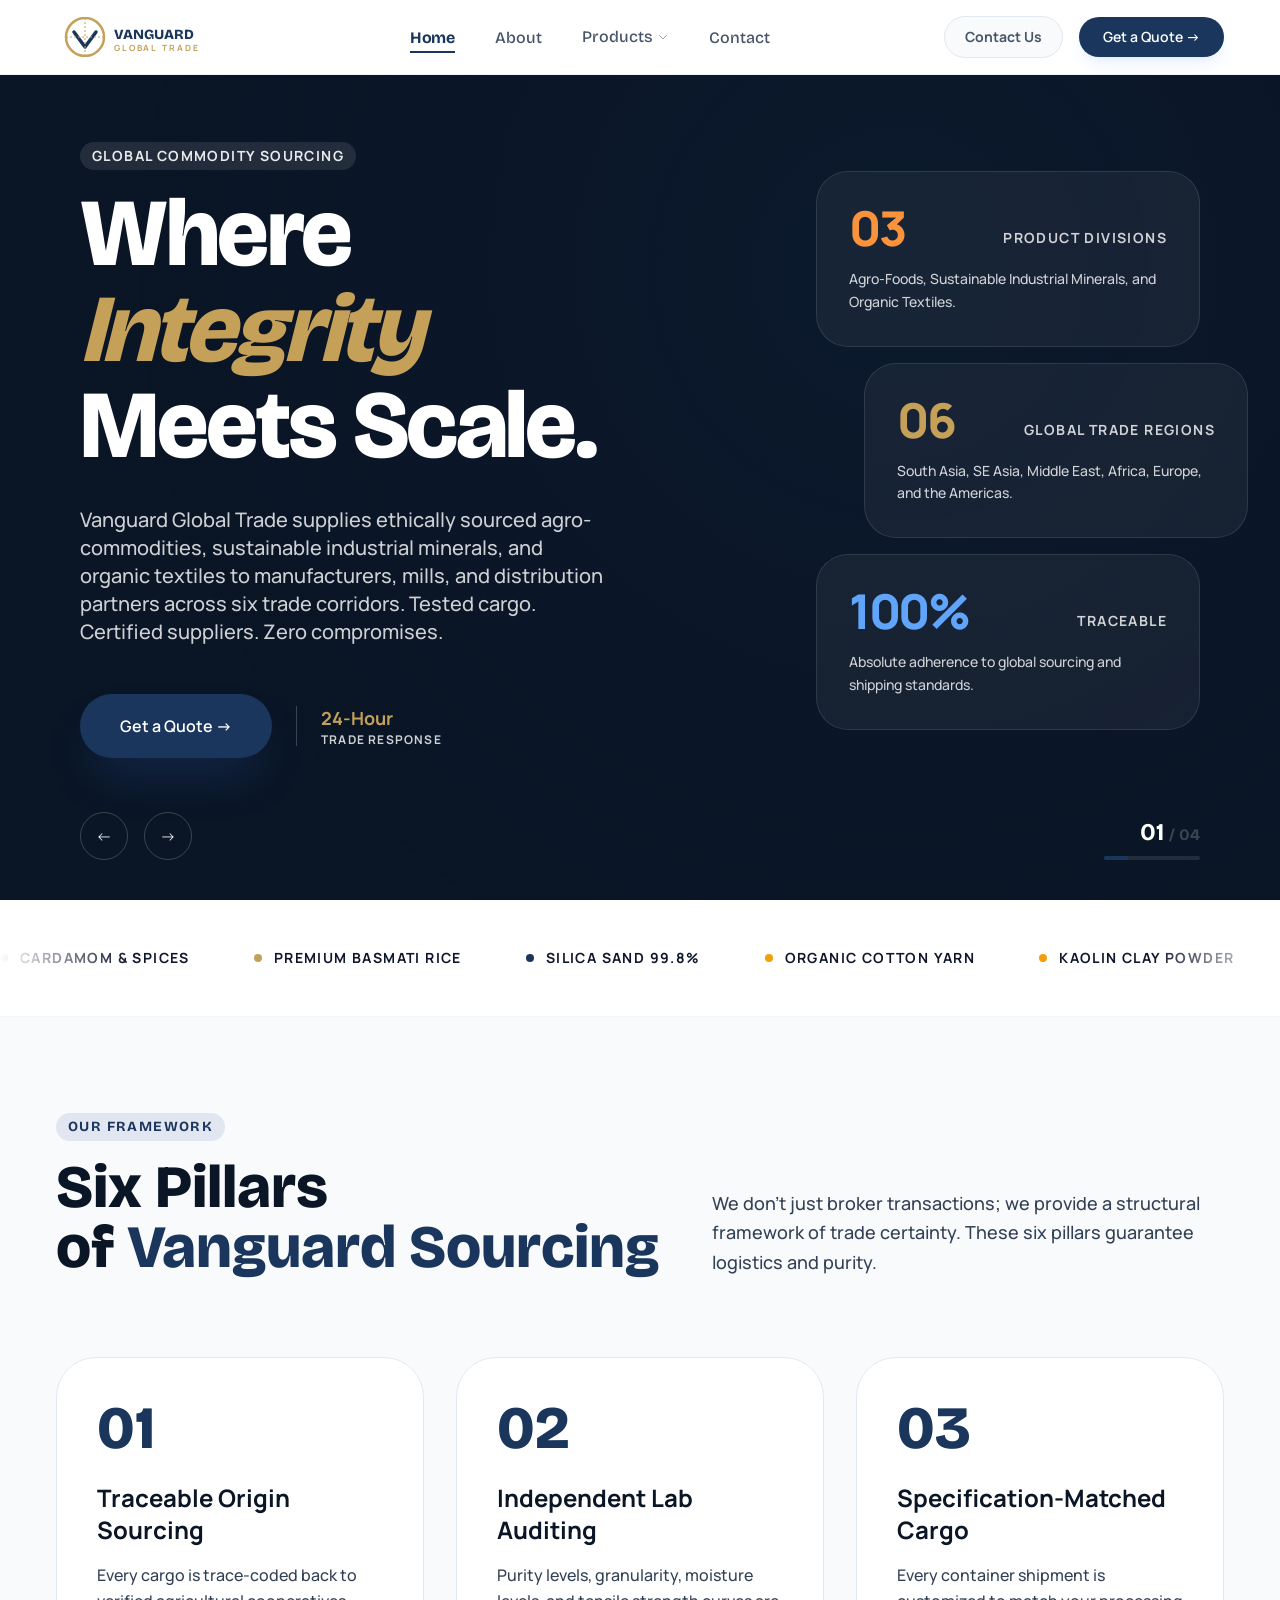
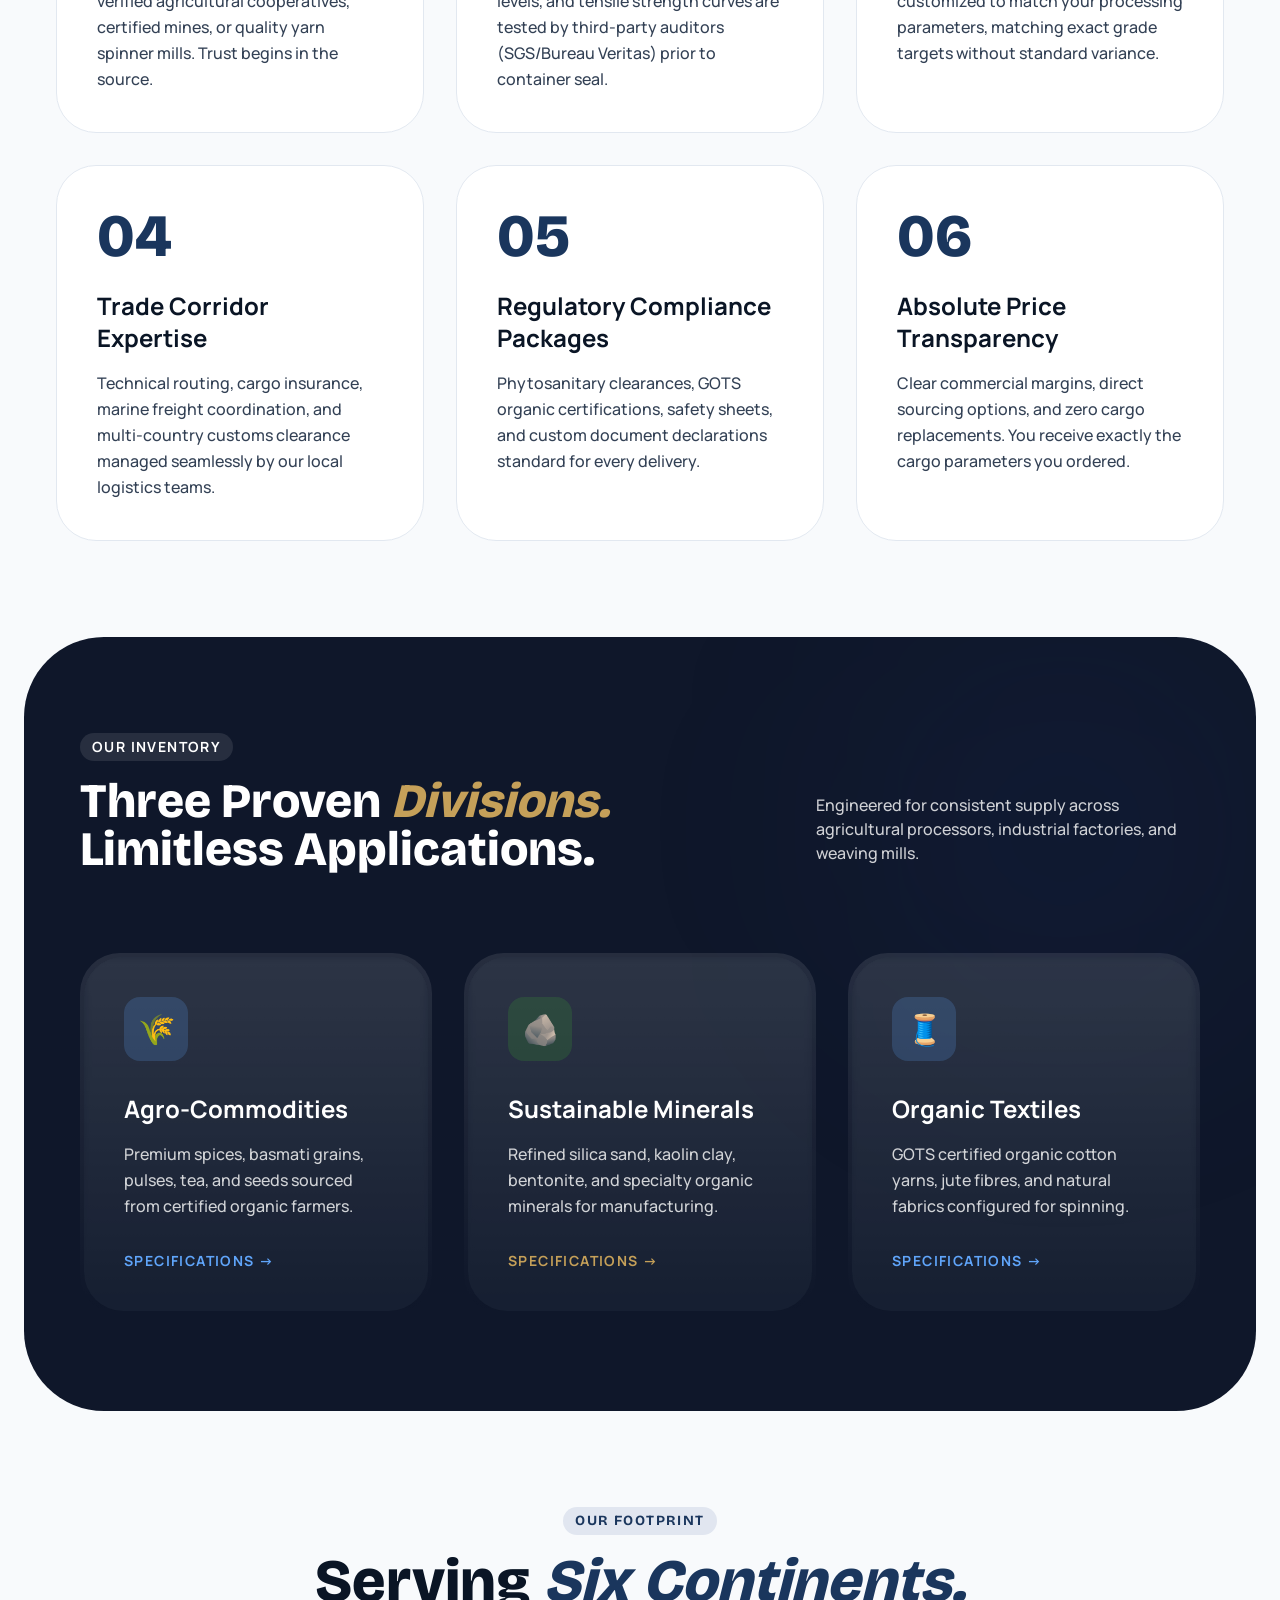
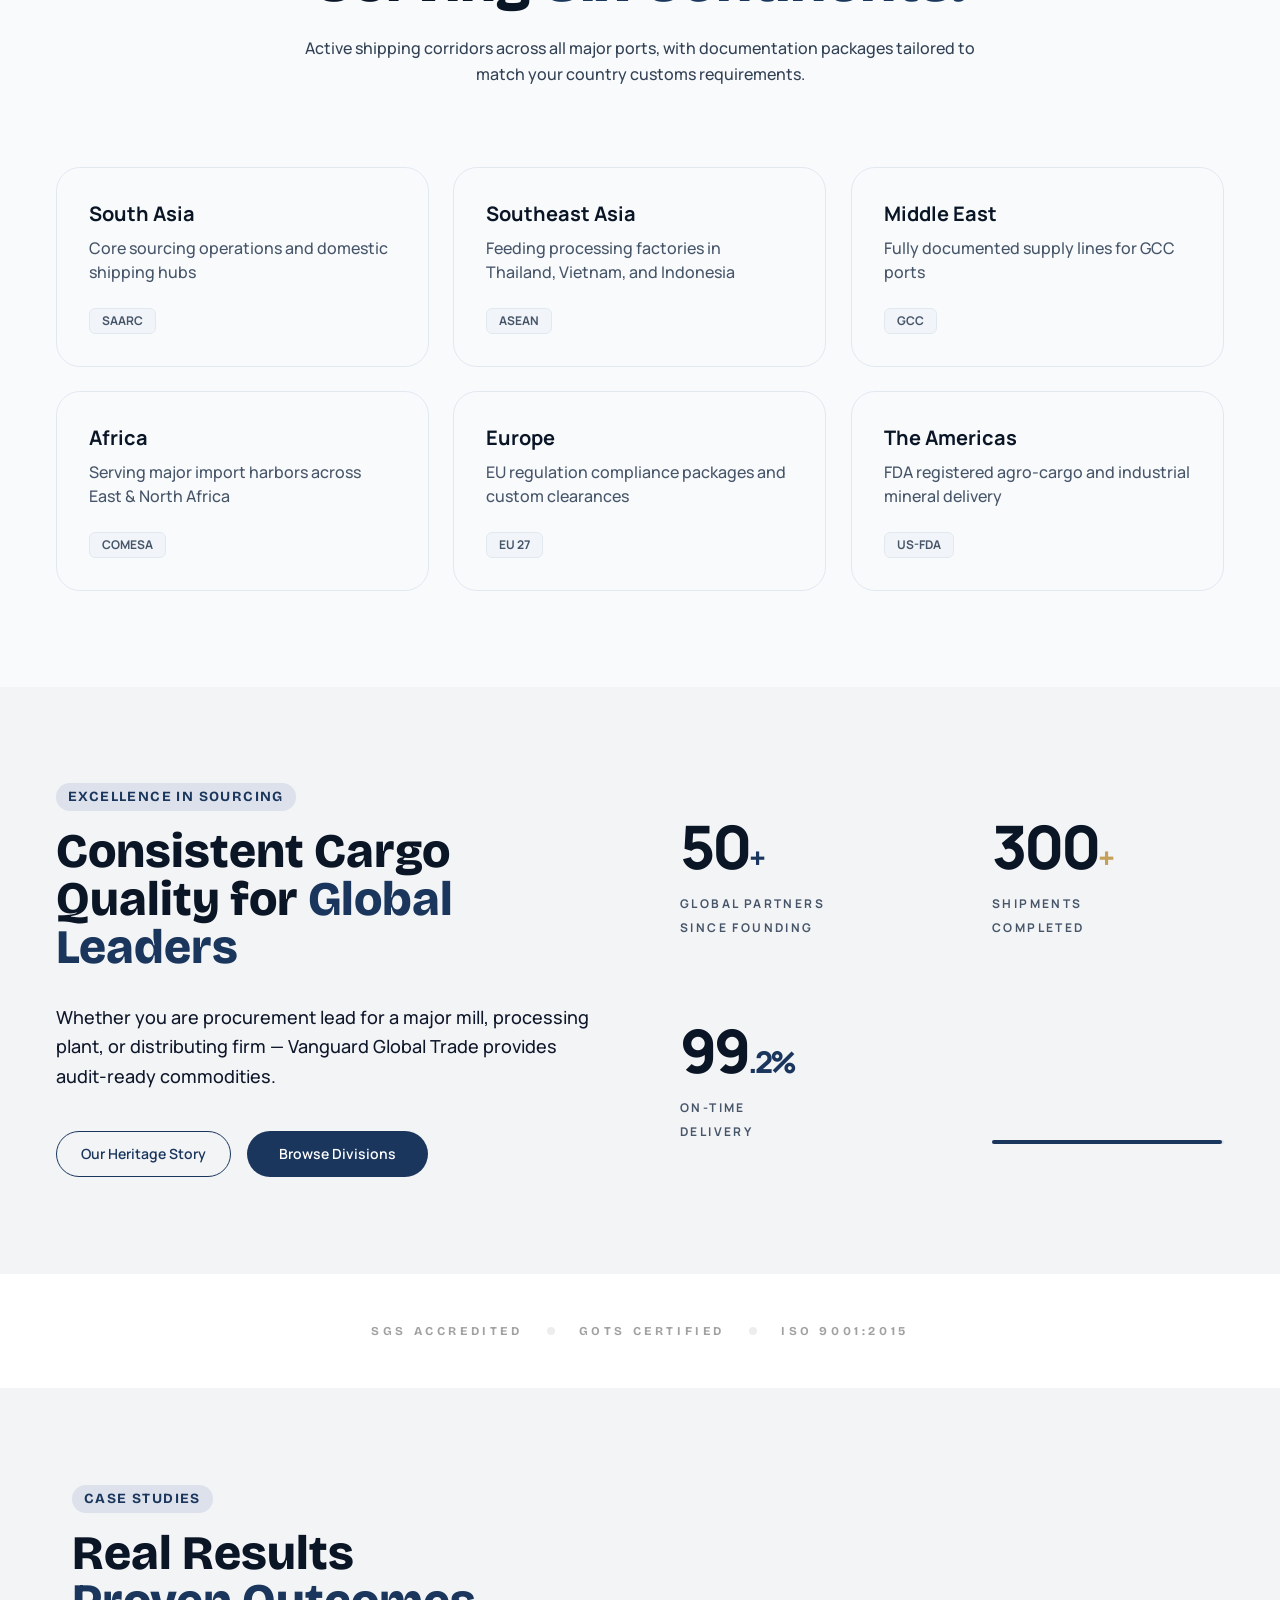
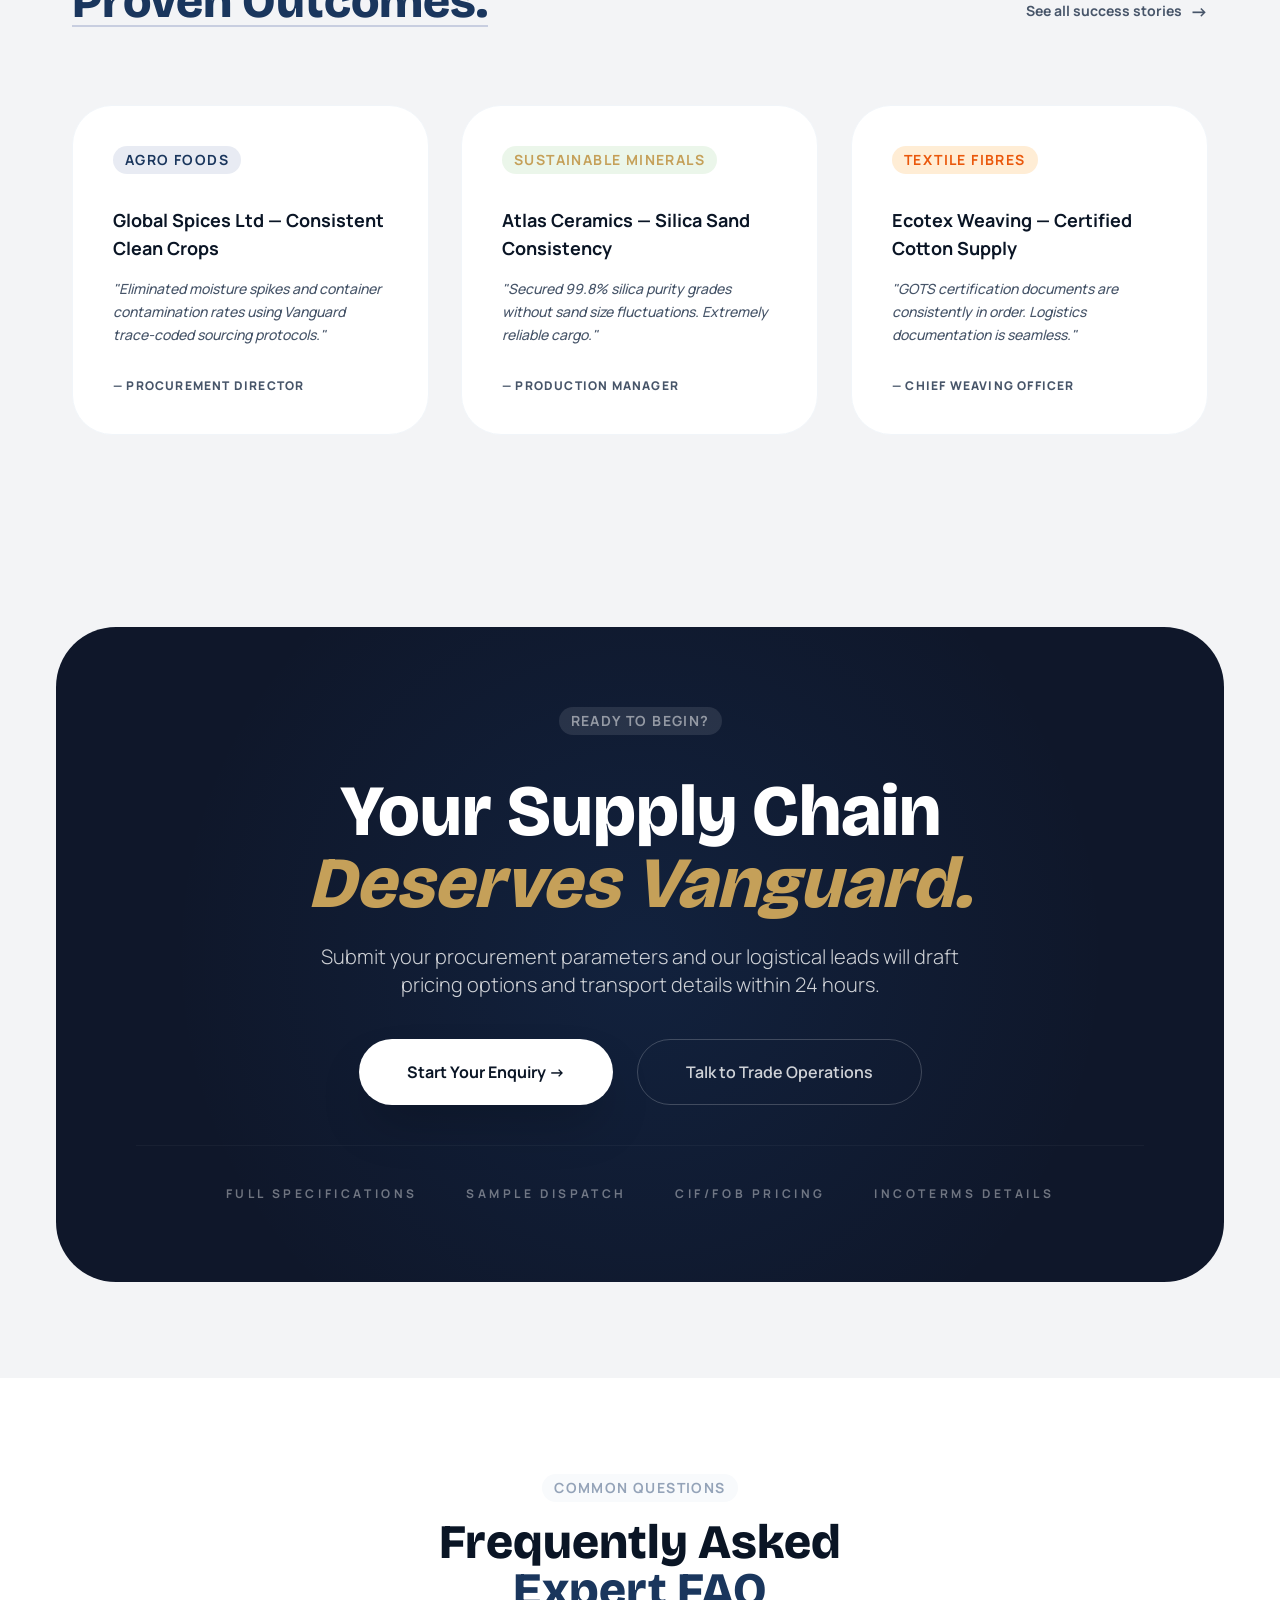
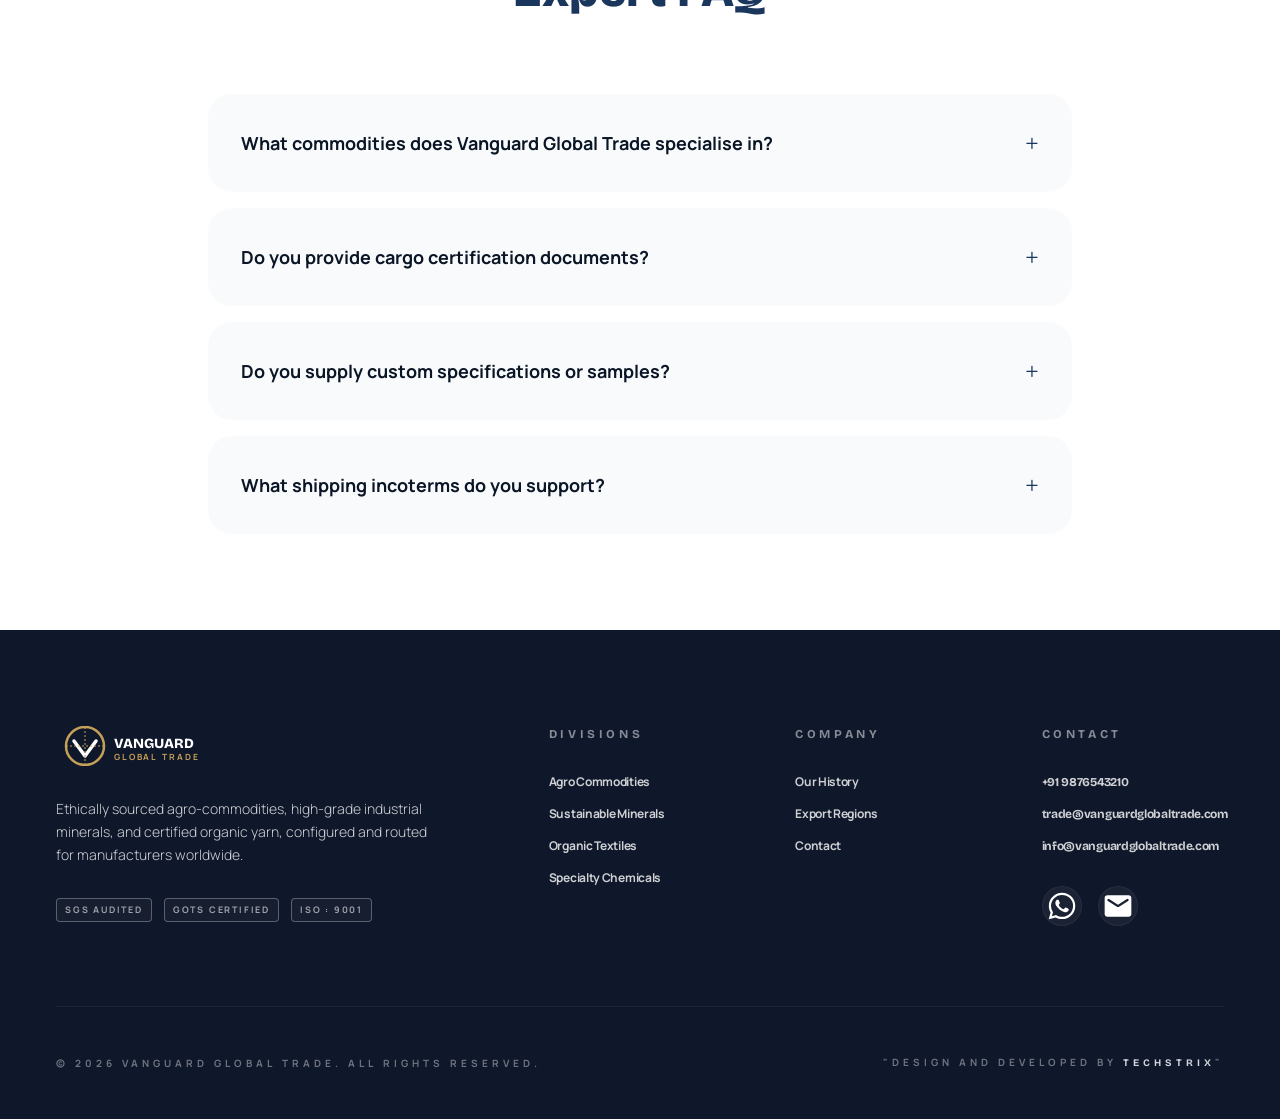
<file: index.html>
﻿<!DOCTYPE html>
<html lang="en" class="scroll-smooth">
<head>
    <meta charset="UTF-8">
    <meta name="viewport" content="width=device-width, initial-scale=1.0">
    <title>Vanguard Global Trade — Premium Commodities Sourcing & Global Logistics</title>
    <meta name="description" content="Vanguard Global Trade is a premier commodities trading house. We supply premium agro-commodities, sustainable minerals, and organic textiles worldwide.">

    <!-- Compiled Tailwind CSS -->
    <link rel="stylesheet" href="css/tailwind.css">

    <!-- Google Fonts -->
    <link rel="preconnect" href="https://fonts.googleapis.com">
    <link rel="preconnect" href="https://fonts.gstatic.com" crossorigin>
    <link href="https://fonts.googleapis.com/css2?family=Bricolage+Grotesque:opsz,wght@12..96,400;12..96,600;12..96,700;12..96,800&family=Manrope:wght@300;400;500;600;700&display=swap" rel="stylesheet">

    <!-- Custom CSS (Only Essentials) -->
    <link rel="stylesheet" href="css/custom.css">
</head>
<body class="bg-slate-50 text-slate-900 font-manrope font-light overflow-x-hidden">

<!-- ══ NAVIGATION ════════════════════════════════════════ -->
<nav id="nav" class="fixed top-0 w-full z-[100] bg-white border-b border-slate-100 shadow-sm py-4 px-6 md:px-14 flex items-center justify-between transition-all duration-300">
    <a href="index.html" class="shrink-0 transition-opacity hover:opacity-80">
        <svg class="h-10 w-auto" viewBox="0 0 180 40" fill="none" xmlns="http://www.w3.org/2000/svg">
            <path d="M10 20C10 9.5 18.5 1 29 1C39.5 1 48 9.5 48 20C48 30.5 39.5 39 29 39C18.5 39 10 30.5 10 20Z" stroke="#c5a059" stroke-width="2.5" />
            <path d="M18 15L29 30L40 15" stroke="#1a365d" stroke-width="3.5" stroke-linecap="round" stroke-linejoin="round" />
            <path d="M29 1V39" stroke="#c5a059" stroke-width="1" stroke-dasharray="2 2" />
            <path d="M10 20H48" stroke="#c5a059" stroke-width="1" stroke-dasharray="2 2" />
            <text x="58" y="22" font-family="'Bricolage Grotesque', sans-serif" font-weight="800" font-size="14" fill="#1a365d">VANGUARD</text>
            <text x="58" y="34" font-family="'Manrope', sans-serif" font-weight="700" font-size="8.5" letter-spacing="0.22em" fill="#c5a059">GLOBAL TRADE</text>
        </svg>
    </a>

    <ul class="hidden md:flex items-center gap-10">
        <li>
            <a href="index.html" class="text-vkan-blue-vibe font-bold text-base tracking-tight border-b-2 border-vkan-blue-vibe pb-1 font-grotesque">Home</a>
        </li>
        <li>
            <a href="about.html" class="text-slate-600 hover:text-vkan-blue-vibe text-base font-medium transition-colors font-grotesque">About</a>
        </li>
        <li class="relative group py-2">
            <a href="products.html" class="flex items-center gap-1 text-slate-600 hover:text-vkan-blue-vibe text-base font-medium transition-colors font-grotesque cursor-pointer">
                Products
                <svg class="w-3 h-3 text-slate-400 group-hover:text-vkan-blue-vibe transition-transform group-hover:rotate-180" fill="none" stroke="currentColor" viewBox="0 0 24 24">
                    <path stroke-linecap="round" stroke-linejoin="round" stroke-width="2" d="M19 9l-7 7-7-7"></path>
                </svg>
            </a>
            <div class="absolute left-0 top-full opacity-0 invisible group-hover:opacity-100 group-hover:visible transition-all duration-300 z-50">
                <ul class="bg-white border border-slate-100 shadow-xl rounded-2xl p-2 w-48 flex flex-col gap-1 mt-2">
                    <li><a href="products.html#agro" class="block px-4 py-2 text-sm font-bold text-slate-600 hover:text-vkan-blue-vibe hover:bg-slate-50 rounded-xl transition-colors font-grotesque">Agro Commodities</a></li>
                    <li><a href="products.html#minerals" class="block px-4 py-2 text-sm font-bold text-slate-600 hover:text-vkan-blue-vibe hover:bg-slate-50 rounded-xl transition-colors font-grotesque">Sustainable Minerals</a></li>
                    <li><a href="products.html#textiles" class="block px-4 py-2 text-sm font-bold text-slate-600 hover:text-vkan-blue-vibe hover:bg-slate-50 rounded-xl transition-colors font-grotesque">Organic Textiles</a></li>
                    <li><a href="products.html#chemicals" class="block px-4 py-2 text-sm font-bold text-slate-600 hover:text-vkan-blue-vibe hover:bg-slate-50 rounded-xl transition-colors font-grotesque">Specialty Chemicals</a></li>
                </ul>
            </div>
        </li>
        <li>
            <a href="contact.html" class="text-slate-600 hover:text-vkan-blue-vibe text-base font-medium transition-colors font-grotesque">Contact</a>
        </li>
    </ul>

    <div class="hidden lg:flex items-center gap-4">
        <a href="contact.html" class="bg-slate-50 text-slate-600 hover:bg-slate-100 px-5 py-2.5 rounded-full text-sm font-bold transition-all border border-slate-200">Contact Us</a>
        <a href="inquiry.html" class="btn btn-blue py-2.5 px-6 text-sm shadow-lg shadow-blue-500/10">Get a Quote →</a>
    </div>

    <button id="hamBtn" class="md:hidden w-10 h-10 flex flex-col items-center justify-center gap-1.5 focus:outline-none">
        <span class="ham-line w-6 h-0.5 bg-vkan-blue-dark"></span>
        <span class="ham-line w-6 h-0.5 bg-vkan-blue-dark"></span>
        <span class="ham-line w-6 h-0.5 bg-vkan-blue-dark"></span>
    </button>
</nav>

<!-- Mobile Menu Overlay -->
<div id="mobMenu" class="fixed inset-0 z-[90] bg-white translate-x-full transition-transform duration-500 flex flex-col justify-start pt-28 pb-12 px-8 gap-8 overflow-y-auto">
    <a href="index.html" class="text-3xl font-extrabold font-grotesque text-vkan-blue-vibe">Home</a>
    <a href="about.html" class="text-3xl font-extrabold font-grotesque text-slate-800 hover:text-vkan-blue-vibe transition-colors">About</a>
    <!-- Products accordion -->
    <div class="flex flex-col gap-0 border-l-2 border-slate-100 pl-0">
        <button id="mobProductsBtn" onclick="toggleMobProducts()" class="flex items-center justify-between text-3xl font-extrabold font-grotesque text-slate-800 w-full text-left">
            Products
            <svg id="mobProductsChevron" class="w-6 h-6 text-slate-400 transition-transform duration-300" fill="none" stroke="currentColor" viewBox="0 0 24 24">
                <path stroke-linecap="round" stroke-linejoin="round" stroke-width="2.5" d="M19 9l-7 7-7-7"></path>
            </svg>
        </button>
        <div id="mobProductsSub" class="flex flex-col gap-4 pl-5 border-l-2 border-vkan-blue-vibe/20 mt-5 hidden">
            <a href="products.html#agro" class="flex items-center gap-3 font-bold font-grotesque text-slate-600 hover:text-vkan-blue-vibe transition-colors">
                <span class="inline-flex items-center px-2.5 py-1 bg-vkan-blue-vibe/10 text-vkan-blue-vibe text-[9px] font-bold uppercase tracking-widest rounded-full">01</span>
                Agro Commodities
            </a>
            <a href="products.html#minerals" class="flex items-center gap-3 font-bold font-grotesque text-slate-600 hover:text-vkan-green-vibe transition-colors">
                <span class="inline-flex items-center px-2.5 py-1 bg-vkan-green-vibe/10 text-vkan-green-vibe text-[9px] font-bold uppercase tracking-widest rounded-full">02</span>
                Sustainable Minerals
            </a>
            <a href="products.html#textiles" class="flex items-center gap-3 font-bold font-grotesque text-slate-600 hover:text-blue-500 transition-colors">
                <span class="inline-flex items-center px-2.5 py-1 bg-blue-100 text-blue-500 text-[9px] font-bold uppercase tracking-widest rounded-full">03</span>
                Organic Textiles
            </a>
            <a href="products.html#chemicals" class="flex items-center gap-3 font-bold font-grotesque text-slate-600 hover:text-orange-500 transition-colors">
                <span class="inline-flex items-center px-2.5 py-1 bg-orange-100 text-orange-500 text-[9px] font-bold uppercase tracking-widest rounded-full">↗</span>
                Specialty Chemicals
            </a>
        </div>
    </div>
    <a href="contact.html" class="text-3xl font-extrabold font-grotesque text-slate-800 hover:text-vkan-blue-vibe transition-colors">Contact</a>
    <div class="mt-4 flex flex-col gap-4">
        <a href="inquiry.html" class="btn btn-blue">Get a Quote</a>
    </div>
</div>

    <!-- ══ HERO SECTION ═════════════════════════════════════ -->
    <section class="relative h-[90vh] md:h-screen bg-vkan-blue-dark overflow-hidden">
        <div class="hc-track h-full" id="hcTrack">

            <!-- SLIDE 1 — Brand Overview -->
            <div class="hc-slide flex items-center justify-center px-6 md:px-20 active">
                <div class="hc-glow"></div>
                <div class="max-w-7xl mx-auto w-full grid grid-cols-1 lg:grid-cols-2 gap-12 items-center">
                    <div class="text-white reveal">
                        <span class="lbl bg-white/10 text-white/90">Global Commodity Sourcing</span>
                        <h1
                            class="font-grotesque text-4xl sm:text-5xl md:text-8xl font-extrabold leading-[1.05] tracking-tight mb-4 md:mb-8">
                            Where <span class="text-vkan-green-vibe italic">Integrity</span> Meets Scale.
                        </h1>
                        <p
                            class="text-base md:text-xl text-white/80 max-w-xl mb-8 md:mb-12 font-medium leading-relaxed">
                            Vanguard Global Trade supplies ethically sourced agro-commodities, sustainable industrial minerals,
                            and organic textiles to manufacturers, mills, and distribution partners across six trade corridors.
                            Tested cargo. Certified suppliers. Zero compromises.
                        </p>
                        <div class="flex flex-wrap gap-4 md:gap-6 items-center">
                            <a href="inquiry.html"
                                class="btn btn-blue py-4 px-8 md:py-5 md:px-10 text-sm md:text-base shadow-2xl shadow-blue-500/20">Get
                                a Quote →</a>
                            <div class="h-10 w-px bg-white/20 hidden md:block"></div>
                            <div class="flex flex-col">
                                <span class="text-vkan-green-vibe font-bold text-lg">24-Hour</span>
                                <span class="text-xs text-white/80 uppercase tracking-widest font-bold">Trade Response</span>
                            </div>
                        </div>
                    </div>
                    <div class="hidden lg:grid grid-cols-1 gap-6 reveal justify-items-end">
                        <div class="w-full max-w-sm space-y-4">
                            <div
                                class="p-8 bg-white/5 backdrop-blur-xl border border-white/10 rounded-[32px] hover:bg-white/10 transition-colors group">
                                <div class="flex justify-between items-end mb-4">
                                    <h3 class="text-5xl font-black text-orange-400 tracking-tighter">03</h3>
                                    <span class="text-white/80 text-sm font-bold uppercase tracking-widest mb-1">Product
                                        Divisions</span>
                                </div>
                                <p class="text-white/80 text-sm font-medium leading-relaxed">Agro-Foods, Sustainable Industrial Minerals, and Organic Textiles.</p>
                            </div>
                            <div
                                class="p-8 bg-white/5 backdrop-blur-xl border border-white/10 rounded-[32px] hover:bg-white/10 transition-colors group translate-x-12">
                                <div class="flex justify-between items-end mb-4">
                                    <h3 class="text-5xl font-black text-vkan-green-vibe tracking-tighter">06</h3>
                                    <span class="text-white/80 text-sm font-bold uppercase tracking-widest mb-1">Global Trade
                                        Regions</span>
                                </div>
                                <p class="text-white/80 text-sm font-medium leading-relaxed">South Asia, SE Asia, Middle East, Africa, Europe, and the Americas.</p>
                            </div>
                            <div
                                class="p-8 bg-white/5 backdrop-blur-xl border border-white/10 rounded-[32px] hover:bg-white/10 transition-colors group">
                                <div class="flex justify-between items-end mb-4">
                                    <h3 class="text-5xl font-black text-blue-400 tracking-tighter">100%</h3>
                                    <span
                                        class="text-white/80 text-sm font-bold uppercase tracking-widest mb-1">Traceable</span>
                                </div>
                                <p class="text-white/80 text-sm font-medium leading-relaxed">Absolute adherence to global sourcing and shipping standards.</p>
                            </div>
                        </div>
                    </div>
                </div>
            </div>

            <!-- SLIDE 2 — Agro Commodities -->
            <div class="hc-slide bg-[#051408] flex items-center justify-center px-6 md:px-20">
                <div class="hc-glow"></div>
                <div class="max-w-7xl mx-auto w-full grid grid-cols-1 lg:grid-cols-2 gap-12 items-center">
                    <div class="text-white">
                        <span class="lbl bg-vkan-green-vibe/20 text-vkan-green-vibe">Agro-Food Specialist</span>
                        <h1
                            class="font-grotesque text-5xl md:text-7xl font-extrabold leading-[1.05] tracking-tight mb-6">
                            Pure, Natural <br>& Premium <span class="text-vkan-green-vibe italic">Produce.</span>
                        </h1>
                        <p class="text-lg text-white/80 max-w-lg mb-10 font-medium leading-relaxed">
                            Premium spices, basmati rice, seeds, and grains. Sourced from certified farmers with absolute phytosanitary certification.
                        </p>
                        <div class="flex flex-wrap gap-4">
                            <a href="products.html#agro" class="btn btn-green py-4 px-8 text-base">View Agro-Products
                                →</a>
                            <a href="inquiry.html" class="btn btn-white-outline py-4 px-8 text-base">Request Samples</a>
                        </div>
                    </div>
                    <div class="hidden lg:flex justify-center">
                        <div
                            class="w-72 h-72 bg-vkan-green-vibe/10 rounded-full border border-vkan-green-vibe/20 flex flex-col items-center justify-center p-10 text-center relative overflow-hidden">
                            <div class="absolute inset-0 bg-gradient-to-t from-vkan-green-vibe/5 to-transparent"></div>
                            <span class="text-6xl mb-4">🌾</span>
                            <h4 class="text-xl text-white/80 font-bold mb-2">Premium Grades</h4>
                            <p class="text-xs text-vkan-green-vibe font-bold uppercase tracking-widest leading-loose">
                                SGS Verified <br> Clean Sourcing</p>
                        </div>
                    </div>
                </div>
            </div>

            <!-- SLIDE 3 — Sustainable Minerals -->
            <div class="hc-slide bg-[#080d1a] flex items-center justify-center px-6 md:px-20">
                <div class="hc-glow"></div>
                <div class="max-w-7xl mx-auto w-full grid grid-cols-1 lg:grid-cols-2 gap-12 items-center">
                    <div class="text-white">
                        <span class="lbl bg-vkan-blue-vibe/20 text-vkan-blue-vibe">Sustainable Industrial Minerals</span>
                        <h1
                            class="font-grotesque text-5xl md:text-7xl font-extrabold leading-[1.05] tracking-tight mb-6">
                            Performance <br><span class="text-vkan-blue-vibe">Minerals</span> for Tech.
                        </h1>
                        <p class="text-lg text-white/80 max-w-lg mb-10 font-medium leading-relaxed">
                            High-purity silica sand, kaolin clay, and eco-friendly biopolymers refined for glass, paint, and ceramics.
                        </p>
                        <div class="flex flex-wrap gap-4">
                            <a href="products.html#minerals" class="btn btn-blue py-4 px-8 text-base">Explore Minerals
                                →</a>
                            <a href="inquiry.html" class="btn btn-white-outline py-4 px-8 text-base">Technical Data</a>
                        </div>
                    </div>
                    <div class="hidden lg:grid grid-cols-2 gap-4">
                        <div class="p-6 bg-white/5 rounded-2xl border border-white/10">
                            <div class="text-vkan-blue-vibe font-bold text-sm mb-2 uppercase tracking-widest">MINERALS
                            </div>
                            <h4 class="text-white font-bold mb-1">Silica Sand</h4>
                            <p class="text-xs text-white/80">99.8% SiO2 Purity</p>
                        </div>
                        <div class="p-6 bg-white/5 rounded-2xl border border-white/10">
                            <div class="text-vkan-blue-vibe font-bold text-sm mb-2 uppercase tracking-widest">MINERALS
                            </div>
                            <h4 class="text-white font-bold mb-1">Kaolin Clay</h4>
                            <p class="text-xs text-white/80">Ultra-fine Ceramic Grade</p>
                        </div>
                    </div>
                </div>
            </div>

            <!-- SLIDE 4 — Logistics -->
            <div class="hc-slide bg-[#1a1105] flex items-center justify-center px-6 md:px-20">
                <div class="hc-glow"></div>
                <div class="max-w-7xl mx-auto w-full grid grid-cols-1 lg:grid-cols-2 gap-12 items-center">
                    <div class="text-white">
                        <span class="lbl bg-orange-500/20 text-orange-400">Export Logistics</span>
                        <h1
                            class="font-grotesque text-5xl md:text-7xl font-extrabold leading-[1.05] tracking-tight mb-6">
                            Seamless <br><span class="text-orange-500 italic">Global</span> Delivery.
                        </h1>
                        <p class="text-lg text-white/80 max-w-lg mb-10 font-medium leading-relaxed">
                            We manage shipping operations, customs clearance, and insured freight (FOB, CIF, CFR) to your port.
                        </p>
                        <div class="flex flex-wrap gap-4">
                            <a href="inquiry.html" class="btn btn-orange py-4 px-8 text-base">Get CIF Quote →</a>
                            <a href="contact.html" class="btn btn-white-outline py-4 px-8 text-base">Talk to Operations</a>
                        </div>
                    </div>
                    <div class="hidden lg:flex items-center justify-center">
                        <div
                            class="w-72 h-72 border-2 border-dashed border-orange-500/20 rounded-full flex items-center justify-center text-6xl">
                            <svg class="size-[40rem]" viewBox="0 0 20 20">
                                <path fill="#fff"
                                    d="M10 0c5.523 0 10 4.477 10 10s-4.477 10-10 10S0 15.523 0 10S4.477 0 10 0m0 1.395a8.605 8.605 0 1 0 0 17.21a8.605 8.605 0 0 0 0-17.21m2.048 2.093a6.7 6.7 0 0 1 1.802 1.024q.187.144.363.307q.032.028.062.06c.328.303.626.644.89 1.01l.11.147q.095.142.184.29q.072.116.139.236q.076.134.146.273q.078.155.149.316c.033.073.07.148.1.226q.109.272.197.552l.052.19a7 7 0 0 1 .215 1.087c.007.066.017.136.022.201q.031.323.033.65a7 7 0 0 1-.117 1.27l-.04.217q-.06.284-.14.56c-.509-.233-1.107-.576-1.263-.953c-.284-.68-1.04-1.02-1.348-1.896c-.507-1.45.166-1.412.26-2.312c.044-.422-.26-.51-.661-.338c-.936.393-1.253.242-1.442-.463c-.189-.703 0-.899 0-.899c-.638.07-.662-.707-.331-.903c.23-.132.425-.537.618-.852M9.374 7.797c.59-.27 1.135-.367 1.063-.831c-.07-.459-.236-.801-1.158-.801s-.52 1.265-1.276.51c-.756-.75.165-.556.543-.727c.379-.172.757-.877.095-.927c-.661-.047-.52.292-1.04.1c-.52-.196-.756.679-1.088.557c-.218-.082-.803-.532-1.191-.975a7 7 0 0 0-1.834 2.51c.113 1.307.804 1.993.804 1.993s.355.851 2.483 1.897c0 0 .4.024-.072-.461c-.472-.487-.993-1.095-.402-1.41c.59-.319.757-.292.899.293c.141.584.615.24.661-.319c.048-.557.922-1.14 1.513-1.41m-.45 2.94c1.018 0 .923.317 1.727 1.025c.803.704.378 1.409-.025 1.945c-.401.534-.756 1.14-.945 2.238c-.19 1.094-.686.314-.85.047c-.166-.269-.426-.511-.354-1.63c.07-1.118-.687-.46-.946-1.92c-.26-1.458.378-1.704 1.394-1.704m4.977.964c.271-.173.92.278.78.753c-.143.475-.591.207-.816 0c-.225-.206-.237-.583.036-.753" />
                            </svg>
                        </div>
                    </div>
                </div>
            </div>

        </div>

        <!-- Carousel Indicators -->
        <div class="absolute bottom-10 left-6 md:left-20 right-6 md:right-20 flex items-end justify-between z-20">
            <div class="flex gap-4">
                <button onclick="pS()"
                    class="w-10 h-10 md:w-12 md:h-12 rounded-full border border-white/20 flex items-center justify-center hover:bg-white/10 transition-colors text-white">←</button>
                <button onclick="nS()"
                    class="w-10 h-10 md:w-12 md:h-12 rounded-full border border-white/20 flex items-center justify-center hover:bg-white/10 transition-colors text-white">→</button>
            </div>
            <div class="flex flex-col items-end">
                <div id="hcCur" class="text-white text-lg md:text-2xl font-grotesque font-bold mb-2">01 <span
                        class="text-white/20 text-xs md:text-base">/ 04</span></div>
                <div class="w-20 md:w-24 h-1 bg-white/10 rounded-full overflow-hidden">
                    <div id="hcFill" class="h-full bg-vkan-blue-vibe transition-all duration-300 linear"
                        style="width: 25%"></div>
                </div>
            </div>
        </div>
    </section>

    <!-- ══ TICKER / HIGHLIGHTS ═════════════════════════════════ -->
    <div class="py-12 bg-white border-b border-gray-100 overflow-hidden relative group">
        <div
            class="absolute left-0 top-0 bottom-0 w-32 bg-gradient-to-r from-white to-transparent z-10 transition-opacity group-hover:opacity-50">
        </div>
        <div
            class="absolute right-0 top-0 bottom-0 w-32 bg-gradient-to-l from-white to-transparent z-10 transition-opacity group-hover:opacity-50">
        </div>
        <div class="animate-marquee-slow flex items-center gap-16 whitespace-nowrap">
            <span class="flex items-center gap-3 text-slate-900 font-bold text-sm tracking-widest uppercase"><span
                    class="w-2 h-2 rounded-full bg-vkan-blue-vibe"></span> Cardamom & Spices</span>
            <span class="flex items-center gap-3 text-slate-900 font-bold text-sm tracking-widest uppercase"><span
                    class="w-2 h-2 rounded-full bg-vkan-green-vibe"></span> Premium Basmati Rice</span>
            <span class="flex items-center gap-3 text-slate-900 font-bold text-sm tracking-widest uppercase"><span
                    class="w-2 h-2 rounded-full bg-vkan-blue-vibe"></span> Silica Sand 99.8%</span>
            <span class="flex items-center gap-3 text-slate-900 font-bold text-sm tracking-widest uppercase"><span
                    class="w-2 h-2 rounded-full bg-amber-500"></span> Organic Cotton Yarn</span>
            <span class="flex items-center gap-3 text-slate-900 font-bold text-sm tracking-widest uppercase"><span
                    class="w-2 h-2 rounded-full bg-amber-500"></span> Kaolin Clay Powder</span>
            <span class="flex items-center gap-3 text-slate-900 font-bold text-sm tracking-widest uppercase"><span
                    class="w-2 h-2 rounded-full bg-vkan-green-vibe"></span> SGS Audited Sourcing</span>
            <span class="flex items-center gap-3 text-slate-900 font-bold text-sm tracking-widest uppercase"><span
                    class="w-2 h-2 rounded-full bg-vkan-blue-vibe"></span> GOTS Certified Yarn</span>
            <span class="flex items-center gap-3 text-slate-900 font-bold text-sm tracking-widest uppercase"><span
                    class="w-2 h-2 rounded-full bg-vkan-green-vibe"></span> ISO 9001:2015</span>
            <span class="flex items-center gap-3 text-slate-900 font-bold text-sm tracking-widest uppercase"><span
                    class="w-2 h-2 rounded-full bg-vkan-blue-vibe"></span> Phytosanitary Cleared</span>
            <span class="flex items-center gap-3 text-slate-900 font-bold text-sm tracking-widest uppercase"><span
                    class="w-2 h-2 rounded-full bg-vkan-green-vibe"></span> FDA Registered Facility</span>
            <span class="flex items-center gap-3 text-slate-900 font-bold text-sm tracking-widest uppercase"><span
                    class="w-2 h-2 rounded-full bg-vkan-blue-vibe"></span> 24h Cargo response</span>
            <!-- Loop Repeat -->
            <span class="flex items-center gap-3 text-slate-900 font-bold text-sm tracking-widest uppercase"><span
                    class="w-2 h-2 rounded-full bg-vkan-blue-vibe"></span> Cardamom & Spices</span>
            <span class="flex items-center gap-3 text-slate-900 font-bold text-sm tracking-widest uppercase"><span
                    class="w-2 h-2 rounded-full bg-vkan-green-vibe"></span> Premium Basmati Rice</span>
            <span class="flex items-center gap-3 text-slate-900 font-bold text-sm tracking-widest uppercase"><span
                    class="w-2 h-2 rounded-full bg-vkan-blue-vibe"></span> Silica Sand 99.8%</span>
            <span class="flex items-center gap-3 text-slate-900 font-bold text-sm tracking-widest uppercase"><span
                    class="w-2 h-2 rounded-full bg-amber-500"></span> Organic Cotton Yarn</span>
            <span class="flex items-center gap-3 text-slate-900 font-bold text-sm tracking-widest uppercase"><span
                    class="w-2 h-2 rounded-full bg-amber-500"></span> Kaolin Clay Powder</span>
            <span class="flex items-center gap-3 text-slate-900 font-bold text-sm tracking-widest uppercase"><span
                    class="w-2 h-2 rounded-full bg-vkan-green-vibe"></span> SGS Audited Sourcing</span>
            <span class="flex items-center gap-3 text-slate-900 font-bold text-sm tracking-widest uppercase"><span
                    class="w-2 h-2 rounded-full bg-vkan-blue-vibe"></span> GOTS Certified Yarn</span>
            <span class="flex items-center gap-3 text-slate-900 font-bold text-sm tracking-widest uppercase"><span
                    class="w-2 h-2 rounded-full bg-vkan-green-vibe"></span> ISO 9001:2015</span>
        </div>
    </div>

    <!-- ══ WHY PARTNER WITH US — SIX PILLARS OF TRADE ══════ -->
    <section class="py-24 px-6 md:px-14 bg-slate-50" id="why-us">
        <div class="max-w-7xl mx-auto">
            <div class="flex flex-col md:flex-row justify-between items-start md:items-end gap-10 mb-20">
                <div class="reveal">
                    <span class="lbl font-grotesque">Our Framework</span>
                    <h2 class="font-grotesque text-4xl md:text-6xl font-extrabold text-vkan-blue-dark leading-tight">
                        Six Pillars <br>of <span class="text-vkan-blue-vibe">Vanguard Sourcing</span>
                    </h2>
                </div>
                <p class="text-lg text-slate-700 font-medium max-w-lg leading-relaxed reveal">
                    We don't just broker transactions; we provide a structural framework of trade certainty. These six pillars guarantee logistics and purity.
                </p>
            </div>

            <div class="grid grid-cols-1 md:grid-cols-2 lg:grid-cols-3 gap-8">
                <!-- 01 -->
                <div
                    class="p-10 rounded-[40px] bg-white border border-slate-200 hover:border-vkan-blue-vibe/30 hover:shadow-2xl hover:shadow-vkan-blue-vibe/10 transition-all duration-500 reveal group">
                    <div
                        class="text-6xl font-black text-vkan-blue-vibe group-hover:text-vkan-blue-dark transition-colors mb-6 font-grotesque">
                        01</div>
                    <h4 class="text-2xl font-bold text-vkan-blue-dark mb-4">Traceable Origin Sourcing</h4>
                    <p class="text-base text-slate-700 font-medium leading-relaxed">
                        Every cargo is trace-coded back to verified agricultural cooperatives, certified mines, or quality yarn spinner mills. Trust begins in the source.
                    </p>
                </div>
                <!-- 02 -->
                <div
                    class="p-10 rounded-[40px] bg-white border border-slate-200 hover:border-vkan-blue-vibe/30 hover:shadow-2xl hover:shadow-vkan-blue-vibe/10 transition-all duration-500 reveal group">
                    <div
                        class="text-6xl font-black text-vkan-blue-vibe group-hover:text-vkan-blue-dark transition-colors mb-6 font-grotesque">
                        02</div>
                    <h4 class="text-2xl font-bold text-vkan-blue-dark mb-4">Independent Lab Auditing</h4>
                    <p class="text-base text-slate-700 font-medium leading-relaxed">
                        Purity levels, granularity, moisture levels, and tensile strength curves are tested by third-party auditors (SGS/Bureau Veritas) prior to container seal.
                    </p>
                </div>
                <!-- 03 -->
                <div
                    class="p-10 rounded-[40px] bg-white border border-slate-200 hover:border-vkan-blue-vibe/30 hover:shadow-2xl hover:shadow-vkan-blue-vibe/10 transition-all duration-500 reveal group">
                    <div
                        class="text-6xl font-black text-vkan-blue-vibe group-hover:text-vkan-blue-dark transition-colors mb-6 font-grotesque">
                        03</div>
                    <h4 class="text-2xl font-bold text-vkan-blue-dark mb-4">Specification-Matched Cargo</h4>
                    <p class="text-base text-slate-700 font-medium leading-relaxed">
                        Every container shipment is customized to match your processing parameters, matching exact grade targets without standard variance.
                    </p>
                </div>
                <!-- 04 -->
                <div
                    class="p-10 rounded-[40px] bg-white border border-slate-200 hover:border-vkan-blue-vibe/30 hover:shadow-2xl hover:shadow-vkan-blue-vibe/10 transition-all duration-500 reveal group">
                    <div
                        class="text-6xl font-black text-vkan-blue-vibe group-hover:text-vkan-blue-dark transition-colors mb-6 font-grotesque">
                        04</div>
                    <h4 class="text-2xl font-bold text-vkan-blue-dark mb-4">Trade Corridor Expertise</h4>
                    <p class="text-base text-slate-700 font-medium leading-relaxed">
                        Technical routing, cargo insurance, marine freight coordination, and multi-country customs clearance managed seamlessly by our local logistics teams.
                    </p>
                </div>
                <!-- 05 -->
                <div
                    class="p-10 rounded-[40px] bg-white border border-slate-200 hover:border-vkan-blue-vibe/30 hover:shadow-2xl hover:shadow-vkan-blue-vibe/10 transition-all duration-500 reveal group">
                    <div
                        class="text-6xl font-black text-vkan-blue-vibe group-hover:text-vkan-blue-dark transition-colors mb-6 font-grotesque">
                        05</div>
                    <h4 class="text-2xl font-bold text-vkan-blue-dark mb-4">Regulatory Compliance Packages</h4>
                    <p class="text-base text-slate-700 font-medium leading-relaxed">
                        Phytosanitary clearances, GOTS organic certifications, safety sheets, and custom document declarations standard for every delivery.
                    </p>
                </div>
                <!-- 06 -->
                <div
                    class="p-10 rounded-[40px] bg-white border border-slate-200 hover:border-vkan-blue-vibe/30 hover:shadow-2xl hover:shadow-vkan-blue-vibe/10 transition-all duration-500 reveal group">
                    <div
                        class="text-6xl font-black text-vkan-blue-vibe group-hover:text-vkan-blue-dark transition-colors mb-6 font-grotesque">
                        06</div>
                    <h4 class="text-2xl font-bold text-vkan-blue-dark mb-4">Absolute Price Transparency</h4>
                    <p class="text-base text-slate-700 font-medium leading-relaxed">
                        Clear commercial margins, direct sourcing options, and zero cargo replacements. You receive exactly the cargo parameters you ordered.
                    </p>
                </div>
            </div>
        </div>
    </section>

    <!-- ══ PRODUCT PORTFOLIO OVERVIEW ══════════════════════ -->
    <section
        class="py-24 px-6 md:px-14 bg-slate-900 rounded-[3rem] md:rounded-[5rem] mx-2 md:mx-6 overflow-hidden relative">
        <div class="absolute top-0 right-0 w-96 h-96 bg-vkan-blue-vibe/10 blur-[120px] rounded-full"></div>
        <div class="max-w-7xl mx-auto relative z-10">
            <div class="flex flex-col md:flex-row justify-between items-start md:items-end gap-10 mb-20">
                <div class="reveal">
                    <span class="lbl bg-white/10 text-white">Our Inventory</span>
                    <h2 class="font-grotesque text-4xl md:text-5xl font-extrabold text-white">Three Proven <span
                            class="italic text-vkan-green-vibe">Divisions.</span> <br>Limitless Applications.</h2>
                </div>
                <p class="text-white/80 font-medium max-w-sm mb-2 reveal">Engineered for consistent supply across agricultural processors, industrial factories, and weaving mills.</p>
            </div>

            <div class="grid grid-cols-1 md:grid-cols-1 lg:grid-cols-3 gap-8">
                <!-- Agro-Commodities -->
                <div
                    class="p-1 bg-gradient-to-b from-white/10 to-transparent rounded-[40px] reveal group transition-transform duration-500 hover:-translate-y-2">
                    <div class="bg-slate-800/50 backdrop-blur-sm p-10 rounded-[39px] h-full flex flex-col">
                        <div
                            class="w-16 h-16 bg-blue-400/20 rounded-2xl flex items-center justify-center text-3xl mb-8 group-hover:scale-110 transition-transform duration-500">
                            🌾</div>
                        <h4 class="font-bold text-2xl text-white mb-4">Agro-Commodities</h4>
                        <p class="text-base text-white/80 leading-relaxed font-medium mb-8">Premium spices, basmati grains, pulses, tea, and seeds sourced from certified organic farmers.</p>
                        <a href="products.html#agro"
                            class="mt-auto text-blue-400 text-sm font-bold uppercase tracking-widest hover:underline">Specifications
                            →</a>
                    </div>
                </div>
                <!-- Sustainable Minerals -->
                <div class="p-1 bg-gradient-to-b from-white/10 to-transparent rounded-[40px] reveal group transition-transform duration-500 hover:-translate-y-2"
                    style="transition-delay: 50ms;">
                    <div class="bg-slate-800/50 backdrop-blur-sm p-10 rounded-[39px] h-full flex flex-col">
                        <div
                            class="w-16 h-16 bg-vkan-green-vibe/20 rounded-2xl flex items-center justify-center text-3xl mb-8 group-hover:scale-110 transition-transform duration-500">
                            🪨</div>
                        <h4 class="font-bold text-2xl text-white mb-4">Sustainable Minerals</h4>
                        <p class="text-base text-white/80 leading-relaxed font-medium mb-8">Refined silica sand, kaolin clay, bentonite, and specialty organic minerals for manufacturing.</p>
                        <a href="products.html#minerals"
                            class="mt-auto text-vkan-green-vibe text-sm font-bold uppercase tracking-widest hover:underline">Specifications
                            →</a>
                    </div>
                </div>
                <!-- Organic Textiles -->
                <div class="p-1 bg-gradient-to-b from-white/10 to-transparent rounded-[40px] reveal group transition-transform duration-500 hover:-translate-y-2"
                    style="transition-delay: 100ms;">
                    <div class="bg-slate-800/50 backdrop-blur-sm p-10 rounded-[39px] h-full flex flex-col">
                        <div
                            class="w-16 h-16 bg-blue-400/20 rounded-2xl flex items-center justify-center text-3xl mb-8 group-hover:scale-110 transition-transform duration-500">
                            🧵</div>
                        <h4 class="font-bold text-2xl text-white mb-4">Organic Textiles</h4>
                        <p class="text-base text-white/80 leading-relaxed font-medium mb-8">GOTS certified organic cotton yarns, jute fibres, and natural fabrics configured for spinning.</p>
                        <a href="products.html#textiles"
                            class="mt-auto text-blue-400 text-sm font-bold uppercase tracking-widest hover:underline">Specifications
                            →</a>
                    </div>
                </div>
            </div>
        </div>
    </section>

    <!-- ══ GLOBAL EXPORT REACH ════════════════════════════ -->
    <section class="py-24 px-6 md:px-14 bg-slate-50" id="export">
        <div class="max-w-7xl mx-auto">
            <div class="text-center mb-20 reveal">
                <span class="lbl font-grotesque">Our footprint</span>
                <h2 class="font-grotesque text-4xl md:text-6xl font-extrabold text-vkan-blue-dark mb-6">Serving <span
                        class="text-vkan-blue-vibe italic">Six Continents.</span></h2>
                <p class="text-slate-700 font-medium max-w-2xl mx-auto leading-relaxed">Active shipping corridors across all major ports, with documentation packages tailored to match your country customs requirements.</p>
            </div>

            <div class="grid grid-cols-1 md:grid-cols-2 lg:grid-cols-3 gap-6">
                <!-- South Asia -->
                <div
                    class="relative p-8 border border-slate-200 rounded-3xl overflow-hidden reveal cursor-default group">
                    <div
                        class="absolute inset-0 bg-vkan-blue-dark opacity-0 group-hover:opacity-100 transition-opacity duration-500 rounded-3xl">
                    </div>
                    <div class="relative z-10">
                        <h4
                            class="text-xl font-bold mb-2 text-vkan-blue-dark group-hover:text-white transition-colors duration-500">
                            South Asia</h4>
                        <p
                            class="text-base text-slate-600 font-medium group-hover:text-white/80 mb-6 transition-colors duration-500">
                            Core sourcing operations and domestic shipping hubs</p>
                        <div class="flex gap-2">
                            <span
                                class="text-xs font-bold px-3 py-1 bg-slate-100 border border-slate-200 text-slate-600 rounded-md">SAARC</span>
                        </div>
                    </div>
                </div>
                <!-- Southeast Asia -->
                <div class="relative p-8 border border-slate-200 rounded-3xl overflow-hidden reveal cursor-default group"
                    style="transition-delay: 50ms;">
                    <div
                        class="absolute inset-0 bg-vkan-blue-dark opacity-0 group-hover:opacity-100 transition-opacity duration-500 rounded-3xl">
                    </div>
                    <div class="relative z-10">
                        <h4
                            class="text-xl font-bold mb-2 text-vkan-blue-dark group-hover:text-white transition-colors duration-500">
                            Southeast Asia</h4>
                        <p
                            class="text-base text-slate-600 font-medium group-hover:text-white/80 mb-6 transition-colors duration-500">
                            Feeding processing factories in Thailand, Vietnam, and Indonesia</p>
                        <div class="flex gap-2">
                            <span
                                class="text-xs font-bold px-3 py-1 bg-slate-100 border border-slate-200 text-slate-600 rounded-md">ASEAN</span>
                        </div>
                    </div>
                </div>
                <!-- Middle East -->
                <div class="relative p-8 border border-slate-200 rounded-3xl overflow-hidden reveal cursor-default group"
                    style="transition-delay: 100ms;">
                    <div
                        class="absolute inset-0 bg-vkan-blue-dark opacity-0 group-hover:opacity-100 transition-opacity duration-500 rounded-3xl">
                    </div>
                    <div class="relative z-10">
                        <h4
                            class="text-xl font-bold mb-2 text-vkan-blue-dark group-hover:text-white transition-colors duration-500">
                            Middle East</h4>
                        <p
                            class="text-base text-slate-600 font-medium group-hover:text-white/80 mb-6 transition-colors duration-500">
                            Fully documented supply lines for GCC ports</p>
                        <div class="flex gap-2">
                            <span
                                class="text-xs font-bold px-3 py-1 bg-slate-100 border border-slate-200 text-slate-600 rounded-md">GCC</span>
                        </div>
                    </div>
                </div>
                <!-- Africa -->
                <div class="relative p-8 border border-slate-200 rounded-3xl overflow-hidden reveal cursor-default group"
                    style="transition-delay: 150ms;">
                    <div
                        class="absolute inset-0 bg-vkan-blue-dark opacity-0 group-hover:opacity-100 transition-opacity duration-500 rounded-3xl">
                    </div>
                    <div class="relative z-10">
                        <h4
                            class="text-xl font-bold mb-2 text-vkan-blue-dark group-hover:text-white transition-colors duration-500">
                            Africa</h4>
                        <p
                            class="text-base text-slate-600 font-medium group-hover:text-white/80 mb-6 transition-colors duration-500">
                            Serving major import harbors across East & North Africa</p>
                        <div class="flex gap-2">
                            <span
                                class="text-xs font-bold px-3 py-1 bg-slate-100 border border-slate-200 text-slate-600 rounded-md">COMESA</span>
                        </div>
                    </div>
                </div>
                <!-- Europe -->
                <div class="relative p-8 border border-slate-200 rounded-3xl overflow-hidden reveal cursor-default group"
                    style="transition-delay: 200ms;">
                    <div
                        class="absolute inset-0 bg-vkan-blue-dark opacity-0 group-hover:opacity-100 transition-opacity duration-500 rounded-3xl">
                    </div>
                    <div class="relative z-10">
                        <h4
                            class="text-xl font-bold mb-2 text-vkan-blue-dark group-hover:text-white transition-colors duration-500">
                            Europe</h4>
                        <p
                            class="text-base text-slate-600 font-medium group-hover:text-white/80 mb-6 transition-colors duration-500">
                            EU regulation compliance packages and custom clearances</p>
                        <div class="flex gap-2">
                            <span
                                class="text-xs font-bold px-3 py-1 bg-slate-100 border border-slate-200 text-slate-600 rounded-md">EU 27</span>
                        </div>
                    </div>
                </div>
                <!-- The Americas -->
                <div class="relative p-8 border border-slate-200 rounded-3xl overflow-hidden reveal cursor-default group"
                    style="transition-delay: 250ms;">
                    <div
                        class="absolute inset-0 bg-vkan-blue-dark opacity-0 group-hover:opacity-100 transition-opacity duration-500 rounded-3xl">
                    </div>
                    <div class="relative z-10">
                        <h4
                            class="text-xl font-bold mb-2 text-vkan-blue-dark group-hover:text-white transition-colors duration-500">
                            The Americas</h4>
                        <p
                            class="text-base text-slate-600 font-medium group-hover:text-white/80 mb-6 transition-colors duration-500">
                            FDA registered agro-cargo and industrial mineral delivery</p>
                        <div class="flex gap-2">
                            <span
                                class="text-xs font-bold px-3 py-1 bg-slate-100 border border-slate-200 text-slate-600 rounded-md">US-FDA</span>
                        </div>
                    </div>
                </div>
            </div>
        </div>
    </section>

    <!-- ══ STATS SECTION ═════════════════════════════════════ -->
    <section class="py-24 px-6 md:px-14 border-b border-gray-100 bg-gray-100">
        <div class="max-w-7xl mx-auto flex flex-col md:flex-row gap-20 items-center">
            <div class="w-full md:w-1/2 reveal">
                <span class="lbl font-grotesque">Excellence in Sourcing</span>
                <h2 class="font-grotesque text-4xl md:text-5xl font-extrabold text-vkan-blue-dark leading-tight mb-8">
                    Consistent Cargo Quality for <span class="text-vkan-blue-vibe">Global Leaders</span>
                </h2>
                <p class="text-slate-900 font-medium leading-relaxed mb-10 text-lg">
                    Whether you are procurement lead for a major mill, processing plant, or distributing firm — Vanguard Global Trade provides audit-ready commodities.
                </p>
                <div class="flex flex-wrap gap-4">
                    <a href="about.html" class="btn btn-outline text-sm">Our Heritage Story</a>
                    <a href="products.html" class="btn btn-blue py-3 px-8 text-sm">Browse Divisions</a>
                </div>
            </div>

            <div class="w-full md:w-1/2 grid grid-cols-2 gap-10 lg:gap-20 items-end">
                <div class="reveal">
                    <div class="text-6xl font-black text-vkan-blue-dark leading-none tracking-tighter mb-4"><span
                            class="counter" data-target="50">0</span><span
                            class="text-vkan-blue-vibe text-3xl font-manrope">+</span></div>
                    <p class="text-xs uppercase font-bold text-slate-600 tracking-[0.2em] leading-loose">Global Partners
                        <br>Since Founding</p>
                </div>
                <div class="reveal">
                    <div class="text-6xl font-black text-vkan-blue-dark leading-none tracking-tighter mb-4"><span
                            class="counter" data-target="300">0</span><span
                            class="text-vkan-green-vibe text-3xl font-manrope">+</span></div>
                    <p class="text-xs uppercase font-bold text-slate-600 tracking-[0.2em] leading-loose">Shipments
                        <br>Completed</p>
                </div>
                <div class="reveal">
                    <div class="text-6xl font-black text-vkan-blue-dark leading-none tracking-tighter mb-4"><span
                            class="counter" data-target="99">0</span><span
                            class="text-vkan-blue-vibe text-3xl font-manrope">.2%</span></div>
                    <p class="text-xs uppercase font-bold text-slate-600 tracking-[0.2em] leading-loose">On-Time
                        <br>Delivery</p>
                </div>
                <div class="reveal">
                    <div class="w-full h-1 bg-vkan-blue-vibe/10 rounded-full mt-4">
                        <div class="h-full bg-vkan-blue-vibe rounded-full" style="width: 99%"></div>
                    </div>
                </div>
            </div>
        </div>
    </section>

    <!-- ══ CERTIFICATIONS ════════════════════════════════════ -->
    <div class="py-12 bg-white border-b border-gray-100 overflow-hidden relative">
        <div class="flex flex-wrap items-center justify-center gap-6 px-14 opacity-40 grayscale group">
            <span class="text-[12px] font-bold uppercase tracking-[0.3em] font-grotesque">SGS ACCREDITED</span>
            <span class="w-2 h-2 rounded-full bg-slate-300"></span>
            <span class="text-[12px] font-bold uppercase tracking-[0.3em] font-grotesque">GOTS CERTIFIED</span>
            <span class="w-2 h-2 rounded-full bg-slate-300"></span>
            <span class="text-[12px] font-bold uppercase tracking-[0.3em] font-grotesque">ISO 9001:2015</span>
        </div>
    </div>

    <!-- ══ CLIENT SUCCESS ════════════════════════════════════ -->
    <section class="py-24 px-6 md:px-14 bg-gray-100">
        <div class="max-w-7xl mx-auto">
            <div class="flex flex-col md:flex-row justify-between items-start md:items-end gap-8 mb-20 px-4">
                <div class="reveal">
                    <span class="lbl font-grotesque">Case Studies</span>
                    <h2 class="font-grotesque text-4xl md:text-5xl font-extrabold text-vkan-blue-dark leading-tight">
                        Real Results <br><span
                            class="text-vkan-blue-vibe underline decoration-2 underline-offset-8 decoration-vkan-blue-vibe/20">Proven
                            Outcomes.</span></h2>
                </div>
                <a href="about.html#testimonials"
                    class="text-sm font-bold text-slate-600 hover:text-vkan-blue-vibe flex items-center gap-2 transition-colors">See all success stories <span class="text-lg">→</span></a>
            </div>

            <div class="grid grid-cols-1 md:grid-cols-3 gap-8 px-4">
                <div
                    class="bg-white p-10 rounded-[40px] border border-slate-100 hover:shadow-2xl hover:shadow-vkan-blue-vibe/10 transition-all duration-500 reveal">
                    <span class="lbl bg-vkan-blue-vibe/10 text-vkan-blue-vibe mb-8">Agro Foods</span>
                    <h4 class="font-bold text-lg text-vkan-blue-dark mb-4">Global Spices Ltd — Consistent Clean Crops</h4>
                    <p class="text-sm text-slate-600 leading-relaxed font-medium mb-8 italic">"Eliminated moisture spikes and container contamination rates using Vanguard trace-coded sourcing protocols."</p>
                    <p class="text-xs font-black uppercase tracking-widest text-slate-600">— Procurement Director</p>
                </div>
                <div class="bg-white p-10 rounded-[40px] border border-slate-100 hover:shadow-2xl hover:shadow-vkan-green-vibe/10 transition-all duration-500 reveal"
                    style="transition-delay: 100ms">
                    <span class="lbl bg-vkan-green-vibe/10 text-vkan-green-vibe mb-8">Sustainable Minerals</span>
                    <h4 class="font-bold text-lg text-vkan-blue-dark mb-4">Atlas Ceramics — Silica Sand Consistency</h4>
                    <p class="text-sm text-slate-600 leading-relaxed font-medium mb-8 italic">"Secured 99.8% silica purity grades without sand size fluctuations. Extremely reliable cargo."</p>
                    <p class="text-xs font-black uppercase tracking-widest text-slate-600">— Production Manager</p>
                </div>
                <div class="bg-white p-10 rounded-[40px] border border-slate-100 hover:shadow-2xl hover:shadow-orange-500/10 transition-all duration-500 reveal"
                    style="transition-delay: 200ms">
                    <span class="lbl bg-orange-100 text-orange-600 mb-8">Textile Fibres</span>
                    <h4 class="font-bold text-lg text-vkan-blue-dark mb-4">Ecotex Weaving — Certified Cotton Supply</h4>
                    <p class="text-sm text-slate-600 leading-relaxed font-medium mb-8 italic">"GOTS certification documents are consistently in order. Logistics documentation is seamless."</p>
                    <p class="text-xs font-black uppercase tracking-widest text-slate-600">— Chief Weaving Officer</p>
                </div>
            </div>
        </div>
    </section>

    <!-- ══ CALL TO ACTION ═══════════════════════════════════ -->
    <section class="py-24 px-6 md:px-14 bg-gray-100">
        <div
            class="max-w-7xl mx-auto rounded-[60px] bg-slate-900 py-20 px-10 md:px-20 relative overflow-hidden flex flex-col items-center text-center gap-10">
            <div
                class="absolute inset-0 bg-[radial-gradient(circle_at_50%_50%,rgba(43,127,232,0.1)_0%,transparent_70%)]">
            </div>

            <div class="relative z-10 space-y-6">
                <span class="lbl bg-white/10 text-white/50 border-none">Ready to Begin?</span>
                <h2 class="font-grotesque text-4xl md:text-7xl font-extrabold text-white leading-tight">Your Supply Chain <br><span class="italic text-vkan-green-vibe">Deserves Vanguard.</span></h2>
                <p class="text-white/80 text-lg md:text-xl leading-relaxed max-w-2xl mx-auto font-light">Submit your procurement parameters and our logistical leads will draft pricing options and transport details within 24 hours.</p>
            </div>

            <div class="relative z-10 flex flex-wrap justify-center gap-6">
                <a href="inquiry.html"
                    class="btn bg-white text-vkan-blue-dark hover:bg-slate-50 py-5 px-12 text-base shadow-2xl font-bold">Start
                    Your Enquiry →</a>
                <a href="contact.html" class="btn btn-white-outline py-5 px-12 text-base">Talk to Trade Operations</a>
            </div>

            <div
                class="relative z-10 pt-10 border-t border-white/10 w-full flex flex-wrap justify-center gap-12 opacity-40 grayscale">
                <span class="text-xs font-bold uppercase tracking-[0.3em] text-white">Full Specifications</span>
                <span class="text-xs font-bold uppercase tracking-[0.3em] text-white">Sample Dispatch</span>
                <span class="text-xs font-bold uppercase tracking-[0.3em] text-white">CIF/FOB Pricing</span>
                <span class="text-xs font-bold uppercase tracking-[0.3em] text-white">Incoterms Details</span>
            </div>
        </div>
    </section>

    <!-- ══ FAQ ════════════════════════════════════════════════ -->
    <section class="py-24 px-6 md:px-14 bg-white">
        <div class="max-w-4xl mx-auto">
            <div class="text-center mb-20 px-4 reveal">
                <span class="lbl bg-slate-50 text-slate-400">Common Questions</span>
                <h2 class="font-grotesque text-4xl md:text-5xl font-extrabold text-vkan-blue-dark">Frequently Asked
                    <br><span class="text-vkan-blue-vibe">Expert FAQ</span></h2>
            </div>

            <div class="space-y-4 px-4">
                <div class="faq-item reveal bg-slate-50 rounded-3xl p-8 border border-transparent hover:border-vkan-blue-vibe/10 transition-all cursor-pointer group"
                    onclick="tFaq(this)">
                    <div class="flex justify-between items-center gap-6">
                        <h4
                            class="font-bold text-vkan-blue-dark text-lg group-hover:text-vkan-blue-vibe transition-colors">
                            What commodities does Vanguard Global Trade specialise in?</h4>
                        <span class="faq-ico transition-transform duration-300 text-vkan-blue-vibe text-2xl">+</span>
                    </div>
                    <div class="faq-ans hidden mt-6 text-base text-slate-400 leading-relaxed font-light transition-all">
                        We specialize in three main trading divisions: agro-commodities (organic spices, rice, tea), sustainable minerals (high-purity silica sand, kaolin clay, bentonite), and organic textiles (GOTS certified yarn and jute fibres).</div>
                </div>
                <div class="faq-item reveal bg-slate-50 rounded-3xl p-8 border border-transparent hover:border-vkan-blue-vibe/10 transition-all cursor-pointer group"
                    onclick="tFaq(this)">
                    <div class="flex justify-between items-center gap-6">
                        <h4
                            class="font-bold text-vkan-blue-dark text-lg group-hover:text-vkan-blue-vibe transition-colors">
                            Do you provide cargo certification documents?</h4>
                        <span class="faq-ico transition-transform duration-300 text-vkan-blue-vibe text-2xl">+</span>
                    </div>
                    <div class="faq-ans hidden mt-6 text-base text-slate-400 leading-relaxed font-light transition-all">
                        Yes. Every container is accompanied by a custom certification pack including independent Certificate of Analysis (CoA) from SGS/Bureau Veritas, Phytosanitary clearance, GOTS organic certification when applicable, and complete custom logistics packages.</div>
                </div>
                <div class="faq-item reveal bg-slate-50 rounded-3xl p-8 border border-transparent hover:border-vkan-blue-vibe/10 transition-all cursor-pointer group"
                    onclick="tFaq(this)">
                    <div class="flex justify-between items-center gap-6">
                        <h4
                            class="font-bold text-vkan-blue-dark text-lg group-hover:text-vkan-blue-vibe transition-colors">
                            Do you supply custom specifications or samples?</h4>
                        <span class="faq-ico transition-transform duration-300 text-vkan-blue-vibe text-2xl">+</span>
                    </div>
                    <div class="faq-ans hidden mt-6 text-base text-slate-400 leading-relaxed font-light transition-all">
                        Yes. Pre-shipment samples are dispatched via DHL/FedEx for technical approval. We match specification sheets tailored to your manufacturing requirements.</div>
                </div>
                <div class="faq-item reveal bg-slate-50 rounded-3xl p-8 border border-transparent hover:border-vkan-blue-vibe/10 transition-all cursor-pointer group"
                    onclick="tFaq(this)">
                    <div class="flex justify-between items-center gap-6">
                        <h4
                            class="font-bold text-vkan-blue-dark text-lg group-hover:text-vkan-blue-vibe transition-colors">
                            What shipping incoterms do you support?</h4>
                        <span class="faq-ico transition-transform duration-300 text-vkan-blue-vibe text-2xl">+</span>
                    </div>
                    <div class="faq-ans hidden mt-6 text-base text-slate-400 leading-relaxed font-light transition-all">
                        We support standard international incoterms including FOB (primary ports in India), CIF, and CFR. Freight coordination and insurance are handled standard.</div>
                </div>
            </div>
        </div>
    </section>

    <!-- ══ FOOTER ═══════════════════════════════════════════ -->
    <footer class="bg-slate-900 text-white pt-24 pb-12 px-6 md:px-14">
        <div class="max-w-7xl mx-auto">
            <div class="grid grid-cols-1 md:grid-cols-2 lg:grid-cols-5 gap-12 md:gap-16 mb-20 text-center md:text-left">
                <div class="col-span-1 md:col-span-2 lg:col-span-2 flex flex-col items-center md:items-start text-center md:text-left">
                    <svg class="h-10 w-auto mb-8" viewBox="0 0 180 40" fill="none" xmlns="http://www.w3.org/2000/svg">
                        <path d="M10 20C10 9.5 18.5 1 29 1C39.5 1 48 9.5 48 20C48 30.5 39.5 39 29 39C18.5 39 10 30.5 10 20Z" stroke="#c5a059" stroke-width="2.5" />
                        <path d="M18 15L29 30L40 15" stroke="#ffffff" stroke-width="3.5" stroke-linecap="round" stroke-linejoin="round" />
                        <path d="M29 1V39" stroke="#c5a059" stroke-width="1" stroke-dasharray="2 2" />
                        <path d="M10 20H48" stroke="#c5a059" stroke-width="1" stroke-dasharray="2 2" />
                        <text x="58" y="22" font-family="'Bricolage Grotesque', sans-serif" font-weight="800" font-size="14" fill="#ffffff">VANGUARD</text>
                        <text x="58" y="34" font-family="'Manrope', sans-serif" font-weight="700" font-size="8.5" letter-spacing="0.22em" fill="#c5a059">GLOBAL TRADE</text>
                    </svg>
                    <p class="text-white/80 font-light text-sm leading-relaxed max-w-sm mb-8">
                        Ethically sourced agro-commodities, high-grade industrial minerals, and certified organic yarn, configured and routed for manufacturers worldwide.
                    </p>
                    <div class="flex flex-wrap items-center justify-center md:justify-start gap-3 opacity-60">
                        <span class="text-[9px] font-bold uppercase tracking-[0.2em] px-2 py-1 bg-white/5 border border-white/50 rounded">SGS AUDITED</span>
                        <span class="text-[9px] font-bold uppercase tracking-[0.2em] px-2 py-1 bg-white/5 border border-white/50 rounded">GOTS CERTIFIED</span>
                        <span class="text-[9px] font-bold uppercase tracking-[0.2em] px-2 py-1 bg-white/5 border border-white/50 rounded">ISO : 9001</span>
                    </div>
                </div>
                <div class="col-span-1">
                    <h5 class="font-bold text-xs uppercase tracking-[0.3em] text-white/50 mb-8 font-grotesque">Divisions</h5>
                    <ul class="flex flex-col gap-4 text-xs font-bold text-white/80 tracking-tight">
                        <li><a href="products.html#agro" class="hover:text-white/60 transition-colors">Agro Commodities</a></li>
                        <li><a href="products.html#minerals" class="hover:text-white/60 transition-colors">Sustainable Minerals</a></li>
                        <li><a href="products.html#textiles" class="hover:text-white/60 transition-colors">Organic Textiles</a></li>
                        <li><a href="products.html#chemicals" class="hover:text-white/60 transition-colors">Specialty Chemicals</a></li>
                    </ul>
                </div>
                <div class="col-span-1">
                    <h5 class="font-bold text-xs uppercase tracking-[0.3em] text-white/50 mb-8 font-grotesque">Company</h5>
                    <ul class="flex flex-col gap-4 text-xs font-bold text-white/80 tracking-tight">
                        <li><a href="about.html#our-story" class="hover:text-white/60 transition-colors">Our History</a></li>
                        <li><a href="about.html#export" class="hover:text-white/60 transition-colors">Export Regions</a></li>
                        <li><a href="contact.html" class="hover:text-white/60 transition-colors">Contact</a></li>
                    </ul>
                </div>
                <div class="col-span-1 md:col-span-2 lg:col-span-1 flex flex-col items-center md:items-start text-center md:text-left">
                    <h5 class="font-bold text-xs uppercase tracking-[0.3em] text-white/50 mb-8 font-grotesque">Contact</h5>
                    <ul class="flex flex-col gap-4 text-xs font-bold text-white/80 tracking-tight items-center md:items-start">
                        <li class="font-grotesque">+91 9876543210</li>
                        <li class="font-grotesque">trade@vanguardglobaltrade.com</li>
                        <li class="font-grotesque">info@vanguardglobaltrade.com</li>
                        <li class="mt-4 flex gap-4 justify-center md:justify-start">
                            <a href="#" class="w-10 h-10 rounded-full bg-white/5 border border-white/5 flex items-center justify-center hover:bg-vkan-blue-vibe transition-colors">
                                <svg class="size-8" viewBox="0 0 24 24">
                                    <path fill="#fff" d="M19.05 4.91A9.82 9.82 0 0 0 12.04 2c-5.46 0-9.91 4.45-9.91 9.91c0 1.75.46 3.45 1.32 4.95L2.05 22l5.25-1.38c1.45.79 3.08 1.21 4.74 1.21c5.46 0 9.91-4.45 9.91-9.91c0-2.65-1.03-5.14-2.9-7.01m-7.01 15.24c-1.48 0-2.93-.4-4.2-1.15l-.3-.18l-3.12.82l.83-3.04l-.2-.31a8.26 8.26 0 0 1-1.26-4.38c0-4.54 3.7-8.24 8.24-8.24c2.2 0 4.27.86 5.82 2.42a8.18 8.18 0 0 1 2.41 5.83c.02 4.54-3.68 8.23-8.22 8.23m4.52-6.16c-.25-.12-1.47-.72-1.69-.81c-.23-.08-.39-.12-.56.12c-.17.25-.64.81-.78.97c-.14.17-.29.19-.54.06c-.25-.12-1.05-.39-1.99-1.23c-.74-.66-1.23-1.47-1.38-1.72c-.14-.25-.02-.38.11-.51c.11-.11.25-.29.37-.43s.17-.25.25-.41c.08-.17.04-.31-.02-.43s-.56-1.34-.76-1.84c-.2-.48-.41-.42-.56-.43h-.48c-.17 0-.43.06-.66.31c-.22.25-.86.85-.86 2.07s.89 2.4 1.01 2.56c.12.17 1.75 2.67 4.23 3.74c.59.26 1.05.41 1.41.52c.59.19 1.13.16 1.56.1c.48-.07 1.47-.6 1.67-1.18c.21-.58.21-1.07.14-1.18s-.22-.16-.47-.28" />
                                </svg>
                            </a>
                            <a href="mailto:trade@vanguardglobaltrade.com" class="w-10 h-10 rounded-full bg-white/5 border border-white/5 flex items-center justify-center hover:bg-vkan-blue-vibe transition-colors">
                                <svg class="size-8" viewBox="0 0 24 24">
                                    <path fill="#fff" d="M4 20q-.825 0-1.412-.587T2 18V6q0-.825.588-1.412T4 4h16q.825 0 1.413.588T22 6v12q0 .825-.587 1.413T20 20zm8.263-7.212q.137-.038.262-.113L19.6 8.25q.2-.125.3-.312t.1-.413q0-.5-.425-.75T18.7 6.8L12 11L5.3 6.8q-.45-.275-.875-.012T4 7.525q0 .25.1.438t.3.287l7.075 4.425q.125.075.263.113t.262.037t.263-.037" />
                                </svg>
                            </a>
                        </li>
                    </ul>
                </div>
            </div>

            <div class="pt-12 border-t border-white/5 flex flex-col md:flex-row justify-between items-center gap-6">
                <p class="text-[10px] uppercase font-bold tracking-[0.4em] text-white/40 text-center md:text-left">©
                    <span id="copyright-year">2026</span> Vanguard Global Trade. All rights reserved.</p>
                <div class="flex justify-center md:justify-end">
                    <span class="text-[10px] uppercase font-bold tracking-[0.4em] text-white/40 max-w-[200px] md:max-w-none text-center">"Design and Developed by <a class="font-grotesque text-gray-300" href="#" target="_blank">TECHSTRIX</a>"</span>
                </div>
            </div>
        </div>
    </footer>

    <!-- ══ SCRIPTS ═══════════════════════════════════════════ -->
    <script src="js/main.js"></script>
</body>
</html>
</file>
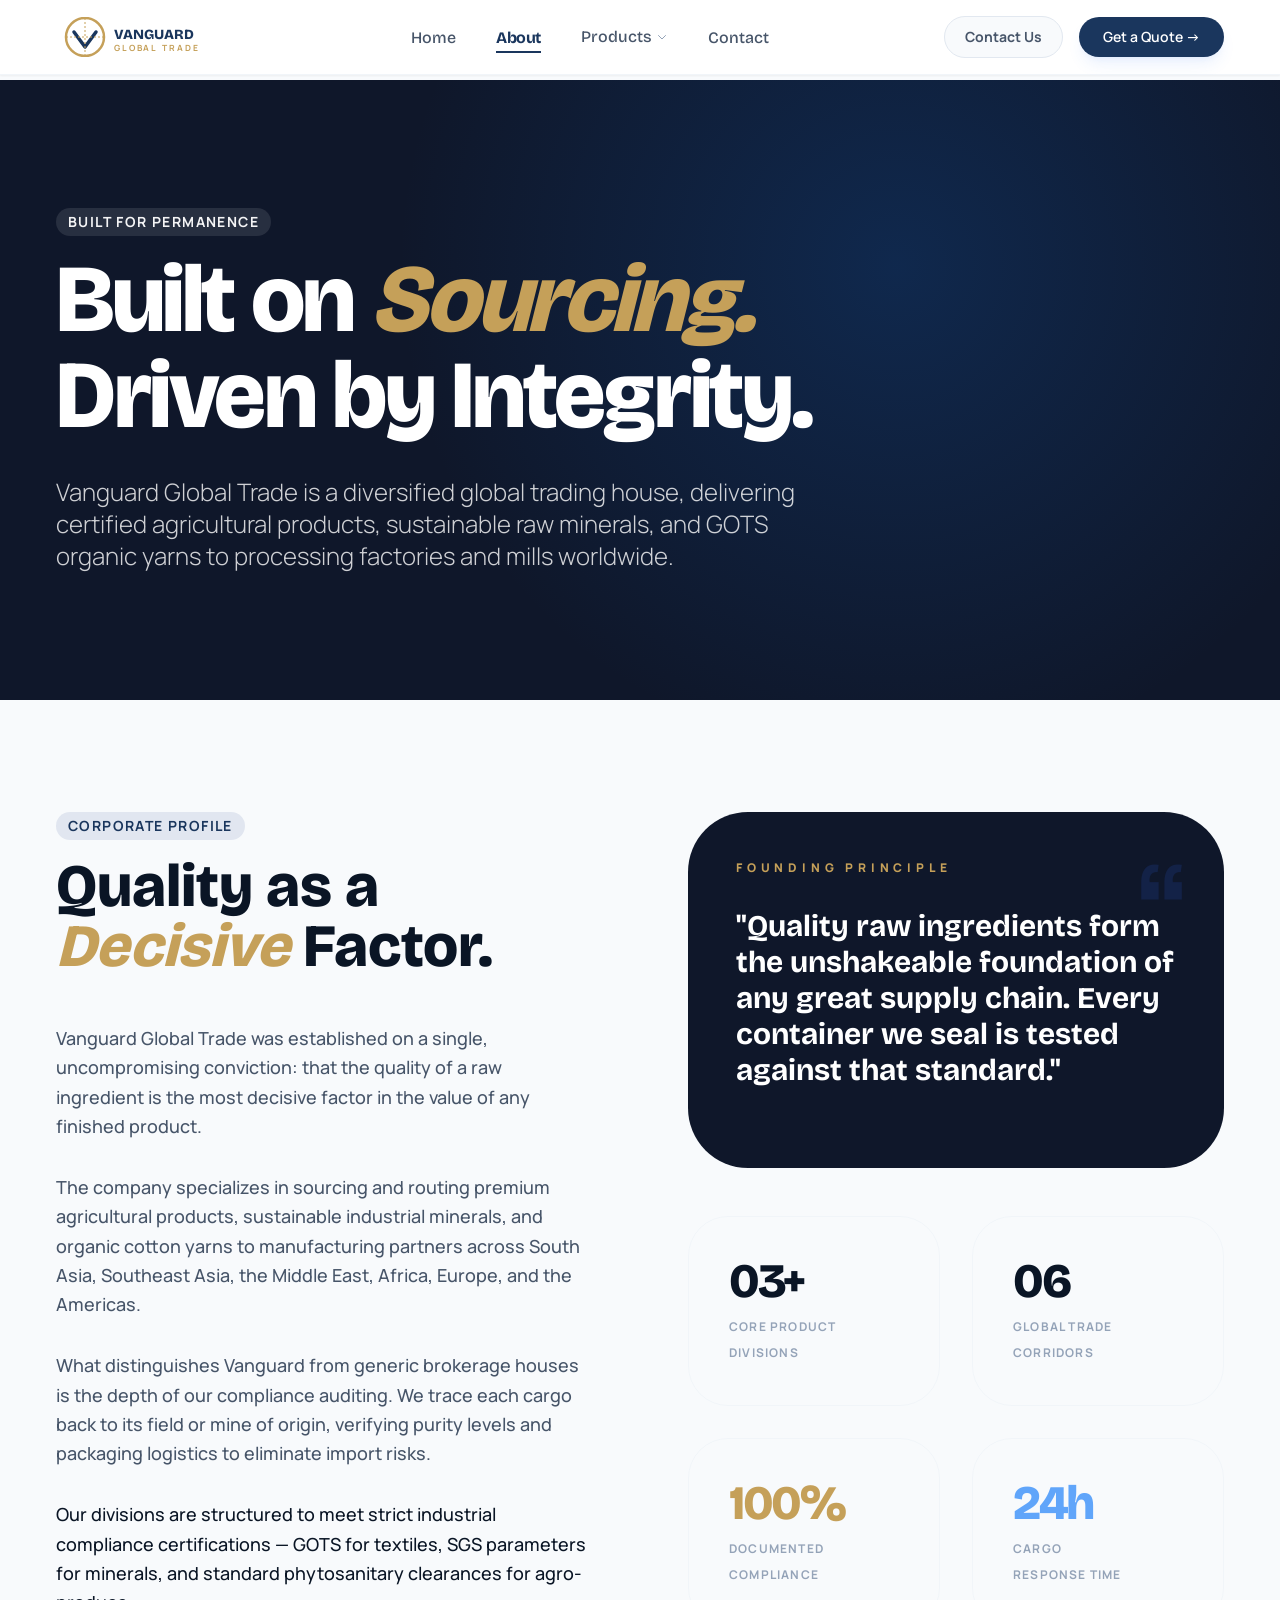
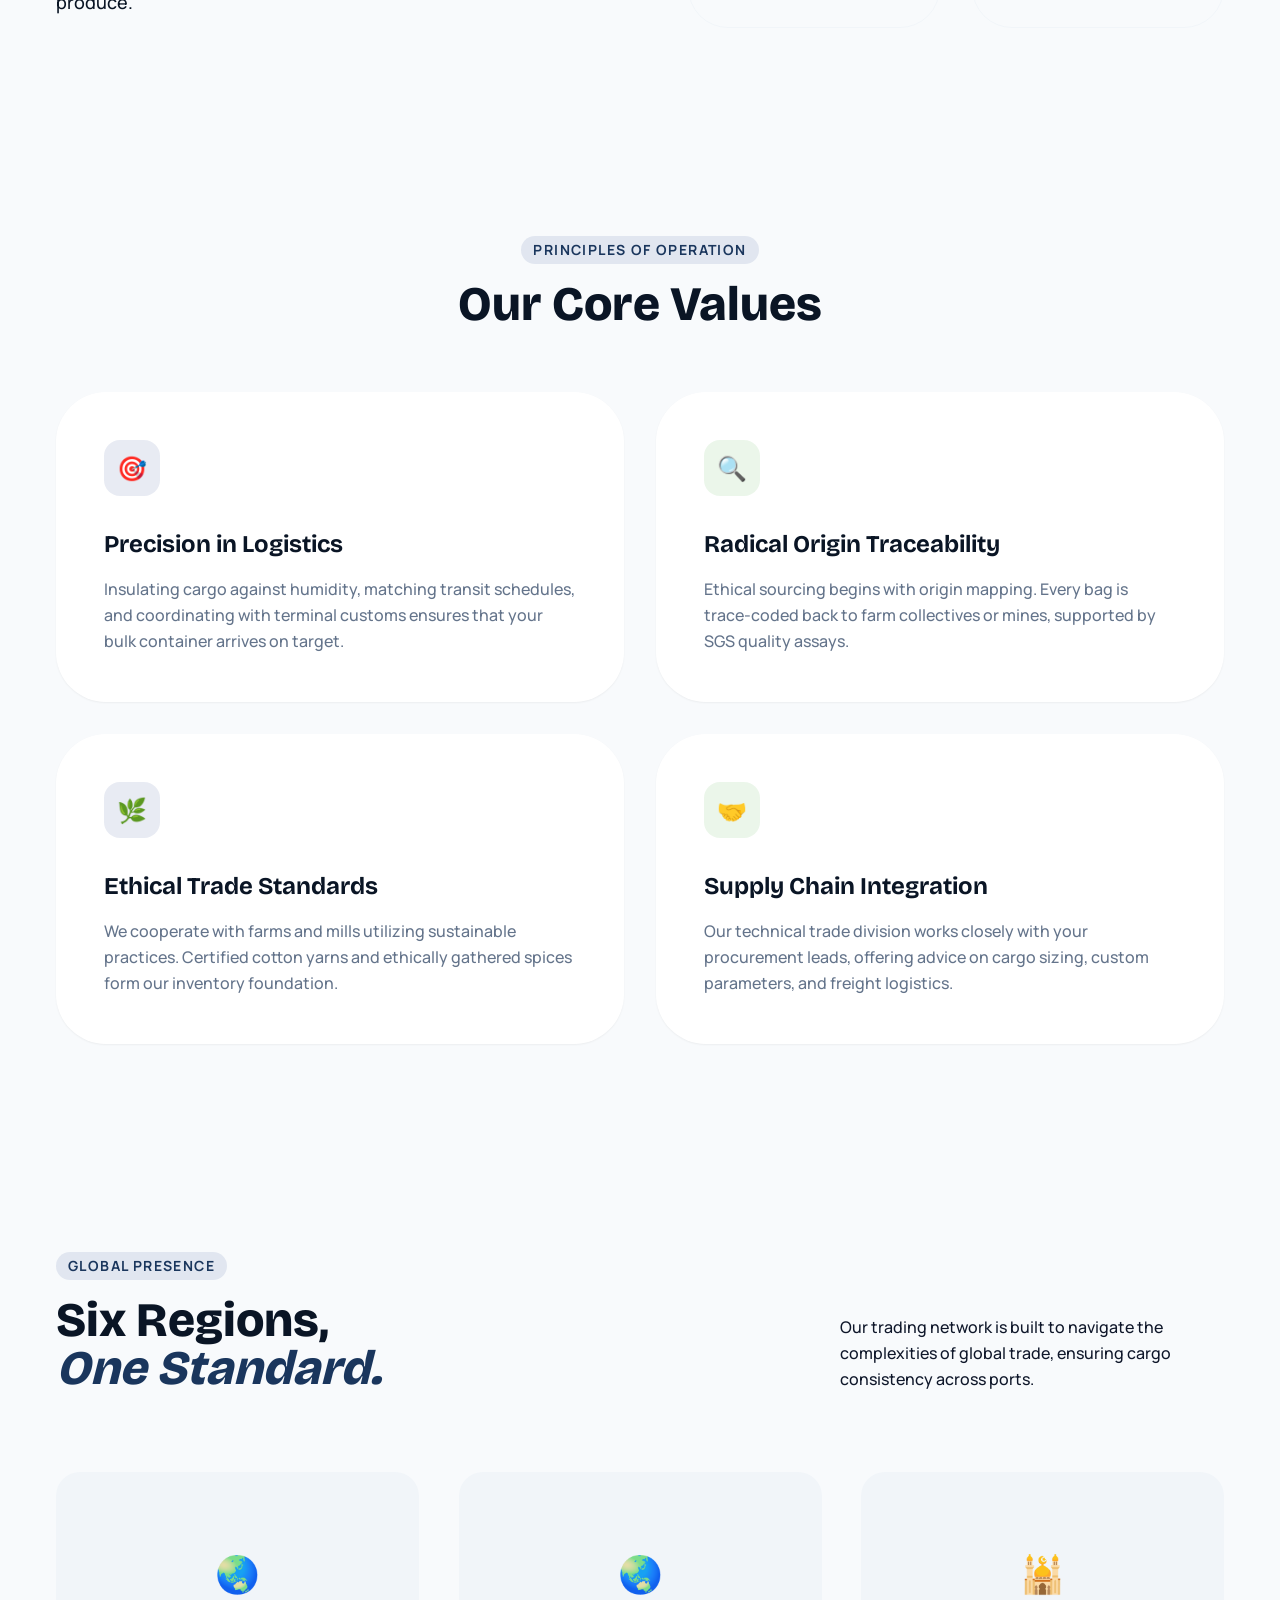
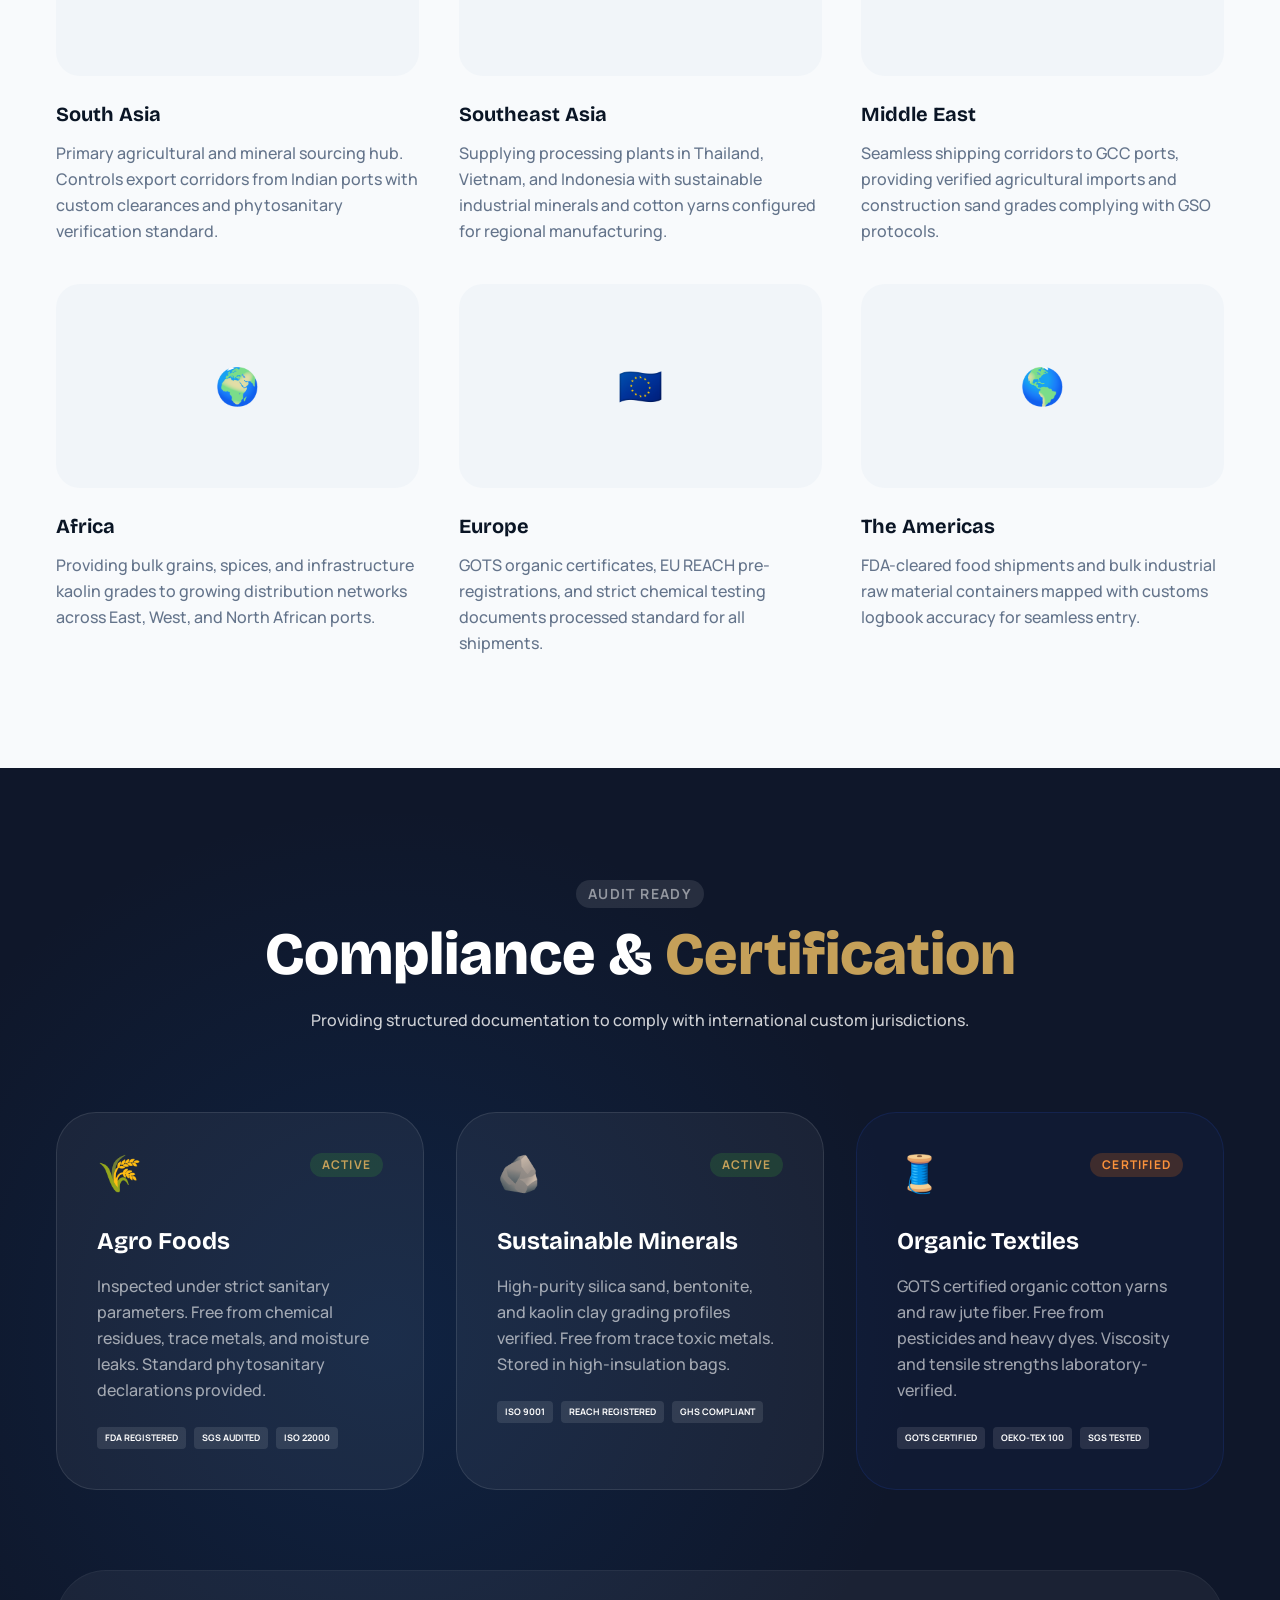
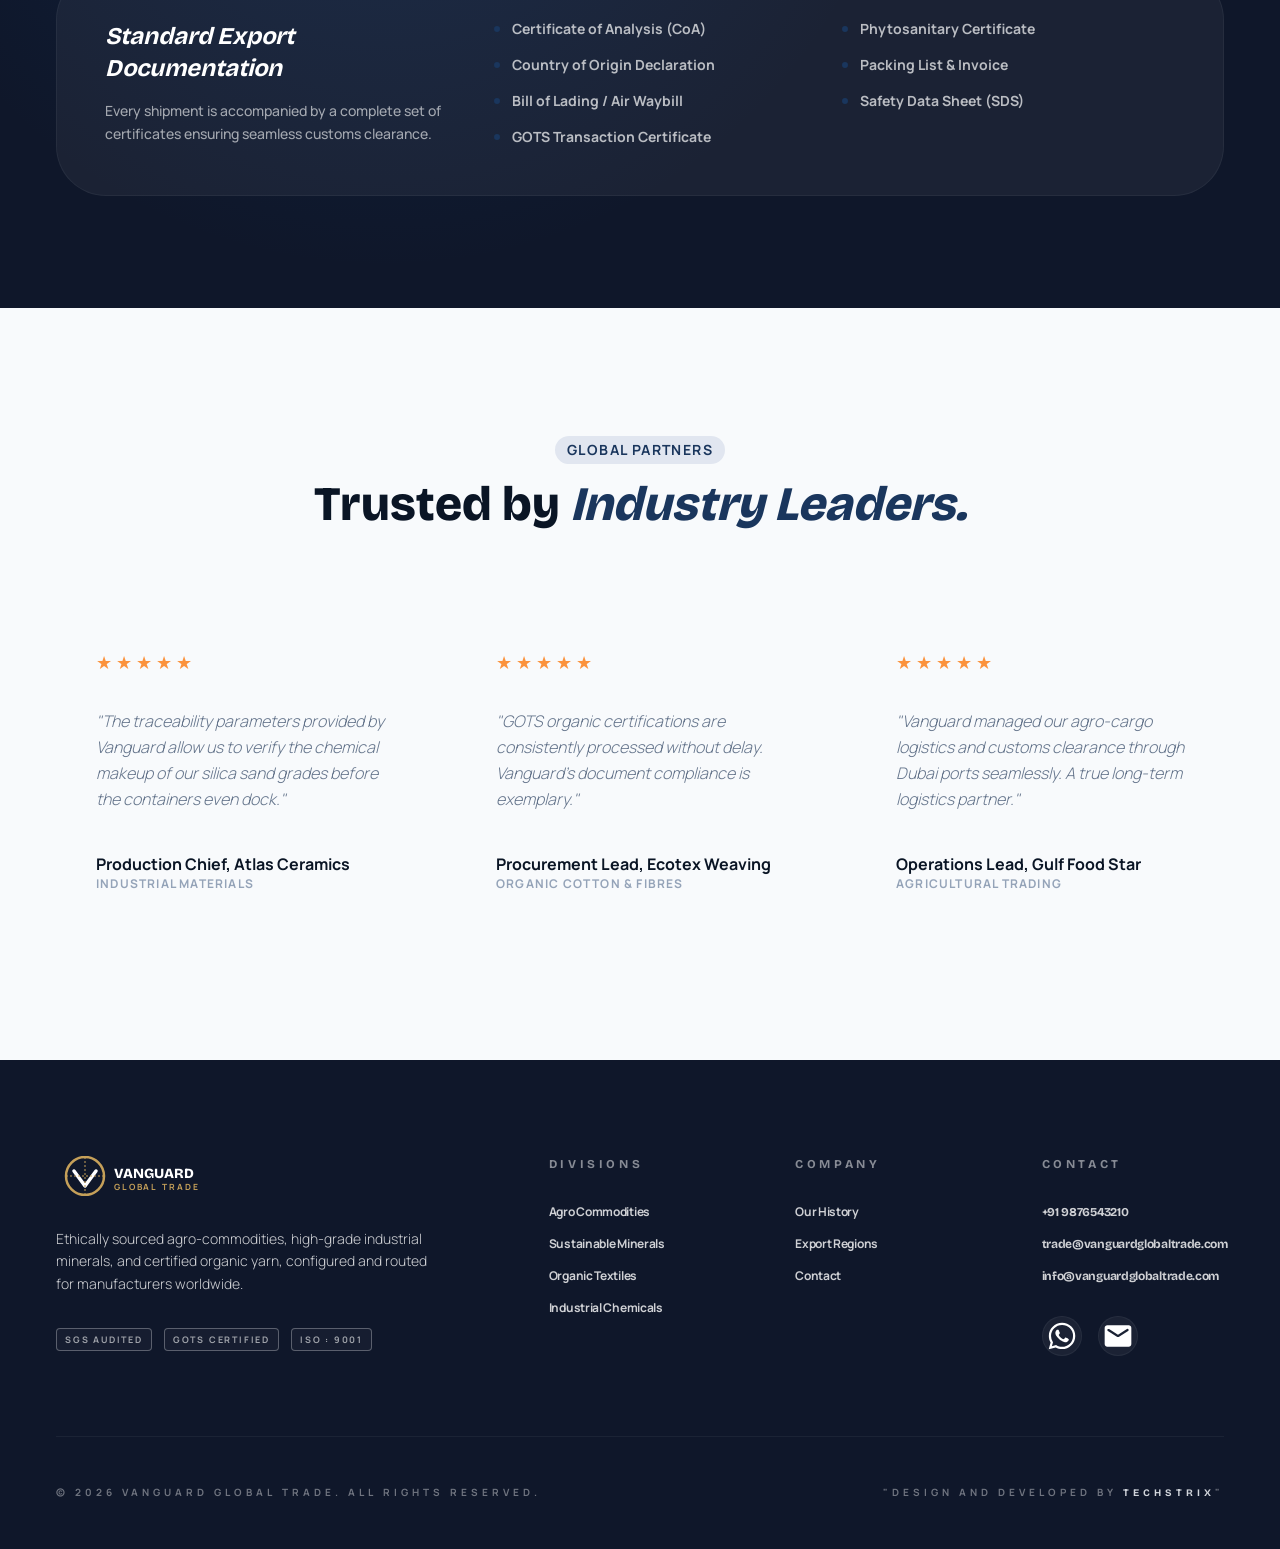
<file: about.html>
﻿<!DOCTYPE html>
<html lang="en" class="scroll-smooth">
<head>
    <meta charset="UTF-8">
    <meta name="viewport" content="width=device-width, initial-scale=1.0">
    <title>About Vanguard Global Trade — Sourcing Integrity. Sourcing Scale.</title>
    <meta name="description" content="Vanguard Global Trade is a diversified commodities exporter and logistics coordinator. Learn about our trade divisions, footprint, and regulatory compliance.">

    <!-- Compiled Tailwind CSS -->
    <link rel="stylesheet" href="css/tailwind.css">

    <!-- Google Fonts -->
    <link rel="preconnect" href="https://fonts.googleapis.com">
    <link rel="preconnect" href="https://fonts.gstatic.com" crossorigin>
    <link href="https://fonts.googleapis.com/css2?family=Bricolage+Grotesque:opsz,wght@12..96,400;12..96,600;12..96,700;12..96,800&family=Manrope:wght@300;400;500;600;700&display=swap" rel="stylesheet">

    <!-- Custom CSS (Only Essentials) -->
    <link rel="stylesheet" href="css/custom.css">
</head>
<body class="bg-slate-50 text-slate-900 font-manrope font-light overflow-x-hidden pt-20">

<!-- ══ NAVIGATION ════════════════════════════════════════ -->
<nav id="nav" class="fixed top-0 w-full z-[100] bg-white border-b border-slate-100 shadow-sm py-4 px-6 md:px-14 flex items-center justify-between transition-all duration-300">
    <a href="index.html" class="shrink-0 transition-opacity hover:opacity-80">
        <svg class="h-10 w-auto" viewBox="0 0 180 40" fill="none" xmlns="http://www.w3.org/2000/svg">
            <path d="M10 20C10 9.5 18.5 1 29 1C39.5 1 48 9.5 48 20C48 30.5 39.5 39 29 39C18.5 39 10 30.5 10 20Z" stroke="#c5a059" stroke-width="2.5" />
            <path d="M18 15L29 30L40 15" stroke="#1a365d" stroke-width="3.5" stroke-linecap="round" stroke-linejoin="round" />
            <path d="M29 1V39" stroke="#c5a059" stroke-width="1" stroke-dasharray="2 2" />
            <path d="M10 20H48" stroke="#c5a059" stroke-width="1" stroke-dasharray="2 2" />
            <text x="58" y="22" font-family="'Bricolage Grotesque', sans-serif" font-weight="800" font-size="14" fill="#1a365d">VANGUARD</text>
            <text x="58" y="34" font-family="'Manrope', sans-serif" font-weight="700" font-size="8.5" letter-spacing="0.22em" fill="#c5a059">GLOBAL TRADE</text>
        </svg>
    </a>

    <ul class="hidden md:flex items-center gap-10">
        <li>
            <a href="index.html" class="text-slate-600 hover:text-vkan-blue-vibe text-base font-medium transition-colors font-grotesque">Home</a>
        </li>
        <li>
            <a href="about.html" class="text-vkan-blue-vibe font-bold text-base tracking-tight border-b-2 border-vkan-blue-vibe pb-1 font-grotesque">About</a>
        </li>
        <li class="relative group py-2">
            <a href="products.html" class="flex items-center gap-1 text-slate-600 hover:text-vkan-blue-vibe text-base font-medium transition-colors font-grotesque cursor-pointer">
                Products
                <svg class="w-3 h-3 text-slate-400 group-hover:text-vkan-blue-vibe transition-transform group-hover:rotate-180" fill="none" stroke="currentColor" viewBox="0 0 24 24">
                    <path stroke-linecap="round" stroke-linejoin="round" stroke-width="2" d="M19 9l-7 7-7-7"></path>
                </svg>
            </a>
            <div class="absolute left-0 top-full opacity-0 invisible group-hover:opacity-100 group-hover:visible transition-all duration-300 z-50">
                <ul class="bg-white border border-slate-100 shadow-xl rounded-2xl p-2 w-48 flex flex-col gap-1 mt-2">
                    <li><a href="products.html#agro" class="block px-4 py-2 text-sm font-bold text-slate-600 hover:text-vkan-blue-vibe hover:bg-slate-50 rounded-xl transition-colors font-grotesque">Agro Commodities</a></li>
                    <li><a href="products.html#minerals" class="block px-4 py-2 text-sm font-bold text-slate-600 hover:text-vkan-blue-vibe hover:bg-slate-50 rounded-xl transition-colors font-grotesque">Sustainable Minerals</a></li>
                    <li><a href="products.html#textiles" class="block px-4 py-2 text-sm font-bold text-slate-600 hover:text-vkan-blue-vibe hover:bg-slate-50 rounded-xl transition-colors font-grotesque">Organic Textiles</a></li>
                    <li><a href="products.html#chemicals" class="block px-4 py-2 text-sm font-bold text-slate-600 hover:text-vkan-blue-vibe hover:bg-slate-50 rounded-xl transition-colors font-grotesque">Specialty Chemicals</a></li>
                </ul>
            </div>
        </li>
        <li>
            <a href="contact.html" class="text-slate-600 hover:text-vkan-blue-vibe text-base font-medium transition-colors font-grotesque">Contact</a>
        </li>
    </ul>

    <div class="hidden lg:flex items-center gap-4">
        <a href="contact.html" class="bg-slate-50 text-slate-600 hover:bg-slate-100 px-5 py-2.5 rounded-full text-sm font-bold transition-all border border-slate-200">Contact Us</a>
        <a href="inquiry.html" class="btn btn-blue py-2.5 px-6 text-sm shadow-lg shadow-blue-500/10">Get a Quote →</a>
    </div>

    <button id="hamBtn" class="md:hidden w-10 h-10 flex flex-col items-center justify-center gap-1.5 focus:outline-none">
        <span class="ham-line w-6 h-0.5 bg-vkan-blue-dark"></span>
        <span class="ham-line w-6 h-0.5 bg-vkan-blue-dark"></span>
        <span class="ham-line w-6 h-0.5 bg-vkan-blue-dark"></span>
    </button>
</nav>

<!-- Mobile Menu Overlay -->
<div id="mobMenu" class="fixed inset-0 z-[90] bg-white translate-x-full transition-transform duration-500 flex flex-col justify-start pt-28 pb-12 px-8 gap-8 overflow-y-auto">
    <a href="index.html" class="text-3xl font-extrabold font-grotesque text-slate-800 hover:text-vkan-blue-vibe transition-colors">Home</a>
    <a href="about.html" class="text-3xl font-extrabold font-grotesque text-vkan-blue-vibe">About</a>
    <!-- Products accordion -->
    <div class="flex flex-col gap-0 border-l-2 border-slate-100 pl-0">
        <button id="mobProductsBtn" onclick="toggleMobProducts()" class="flex items-center justify-between text-3xl font-extrabold font-grotesque text-slate-800 w-full text-left">
            Products
            <svg id="mobProductsChevron" class="w-6 h-6 text-slate-400 transition-transform duration-300" fill="none" stroke="currentColor" viewBox="0 0 24 24">
                <path stroke-linecap="round" stroke-linejoin="round" stroke-width="2.5" d="M19 9l-7 7-7-7"></path>
            </svg>
        </button>
        <div id="mobProductsSub" class="flex flex-col gap-4 pl-5 border-l-2 border-vkan-blue-vibe/20 mt-5 hidden">
            <a href="products.html#agro" class="flex items-center gap-3 font-bold font-grotesque text-slate-600 hover:text-vkan-blue-vibe transition-colors">
                <span class="inline-flex items-center px-2.5 py-1 bg-vkan-blue-vibe/10 text-vkan-blue-vibe text-[9px] font-bold uppercase tracking-widest rounded-full">01</span>
                Agro Commodities
            </a>
            <a href="products.html#minerals" class="flex items-center gap-3 font-bold font-grotesque text-slate-600 hover:text-vkan-green-vibe transition-colors">
                <span class="inline-flex items-center px-2.5 py-1 bg-vkan-green-vibe/10 text-vkan-green-vibe text-[9px] font-bold uppercase tracking-widest rounded-full">02</span>
                Sustainable Minerals
            </a>
            <a href="products.html#textiles" class="flex items-center gap-3 font-bold font-grotesque text-slate-600 hover:text-blue-500 transition-colors">
                <span class="inline-flex items-center px-2.5 py-1 bg-blue-100 text-blue-500 text-[9px] font-bold uppercase tracking-widest rounded-full">03</span>
                Organic Textiles
            </a>
            <a href="products.html#chemicals" class="flex items-center gap-3 font-bold font-grotesque text-slate-600 hover:text-orange-500 transition-colors">
                <span class="inline-flex items-center px-2.5 py-1 bg-orange-100 text-orange-500 text-[9px] font-bold uppercase tracking-widest rounded-full">↗</span>
                Specialty Chemicals
            </a>
        </div>
    </div>
    <a href="contact.html" class="text-3xl font-extrabold font-grotesque text-slate-800 hover:text-vkan-blue-vibe transition-colors">Contact</a>
    <div class="mt-4 flex flex-col gap-4">
        <a href="inquiry.html" class="btn btn-blue">Get a Quote</a>
    </div>
</div>

    <!-- ══ PAGE HERO ═════════════════════════════════════════ -->
    <section class="relative bg-slate-900 py-32 px-6 md:px-14 overflow-hidden">
        <div class="absolute inset-0 bg-[radial-gradient(circle_at_70%_30%,#1151A0_0%,transparent_50%)] opacity-30"></div>
        <div class="max-w-7xl mx-auto relative z-10">
            <span class="lbl bg-white/10 text-white/95 border-none">Built for Permanence</span>
            <h1 class="font-grotesque text-5xl md:text-8xl font-extrabold text-white leading-[1.05] tracking-tight mb-8">
                Built on <span class="text-vkan-green-vibe italic">Sourcing.</span> <br>Driven by Integrity.
            </h1>
            <p class="text-white/80 text-lg md:text-2xl font-light max-w-3xl leading-relaxed">
                Vanguard Global Trade is a diversified global trading house, delivering certified agricultural products, sustainable raw minerals, and GOTS organic yarns to processing factories and mills worldwide.
            </p>
        </div>
    </section>

    <!-- ══ OUR STORY ═══════════════════════════════════════════ -->
    <section class="py-28 px-6 md:px-14" id="our-story">
        <div class="max-w-7xl mx-auto">
            <div class="grid grid-cols-1 lg:grid-cols-2 gap-24 items-start">
                <div class="reveal">
                    <span class="lbl">Corporate Profile</span>
                    <h2 class="font-grotesque text-4xl md:text-6xl font-extrabold text-vkan-blue-dark mb-12 leading-tight">
                        Quality as a <span class="text-vkan-green-vibe italic">Decisive</span> Factor.
                    </h2>
                    <div class="space-y-8 text-slate-600 font-medium leading-relaxed text-lg">
                        <p>
                             Vanguard Global Trade was established on a single, uncompromising conviction: that the quality of a raw ingredient is the most decisive factor in the value of any finished product.
                        </p>
                        <p>
                             The company specializes in sourcing and routing premium agricultural products, sustainable industrial minerals, and organic cotton yarns to manufacturing partners across South Asia, Southeast Asia, the Middle East, Africa, Europe, and the Americas.
                        </p>
                        <p>
                             What distinguishes Vanguard from generic brokerage houses is the depth of our compliance auditing. We trace each cargo back to its field or mine of origin, verifying purity levels and packaging logistics to eliminate import risks.
                        </p>
                        <p class="font-medium text-vkan-blue-dark">
                             Our divisions are structured to meet strict industrial compliance certifications — GOTS for textiles, SGS parameters for minerals, and standard phytosanitary clearances for agro-produce.
                        </p>
                    </div>
                </div>

                <div class="space-y-12 reveal">
                    <!-- Founding Principle Blockquote -->
                    <div class="p-12 bg-slate-900 rounded-[60px] relative overflow-hidden group">
                        <div class="absolute top-0 right-0 p-8 text-vkan-blue-vibe/30 text-9xl font-black select-none">“</div>
                        <div class="relative z-10">
                            <span class="text-vkan-green-vibe font-black uppercase tracking-[0.4em] text-xs mb-8 block">Founding Principle</span>
                            <p class="text-white text-2xl md:text-3xl font-grotesque font-bold leading-tight mb-8">
                                "Quality raw ingredients form the unshakeable foundation of any great supply chain. Every container we seal is tested against that standard."
                            </p>
                        </div>
                    </div>

                    <!-- Metrics Grid -->
                    <div class="grid grid-cols-2 gap-8">
                        <div class="p-10 border border-slate-100 rounded-[40px] hover:bg-slate-50 transition-colors">
                            <span class="text-5xl font-black text-vkan-blue-dark block mb-2 font-grotesque tracking-tighter">03+</span>
                            <span class="text-xs uppercase font-bold text-slate-400 tracking-widest leading-loose">Core Product <br>Divisions</span>
                        </div>
                        <div class="p-10 border border-slate-100 rounded-[40px] hover:bg-slate-50 transition-colors">
                            <span class="text-5xl font-black text-vkan-blue-dark block mb-2 font-grotesque tracking-tighter">06</span>
                            <span class="text-xs uppercase font-bold text-slate-400 tracking-widest leading-loose">Global Trade <br>Corridors</span>
                        </div>
                        <div class="p-10 border border-slate-100 rounded-[40px] hover:bg-slate-50 transition-colors">
                            <span class="text-5xl font-black text-vkan-green-vibe block mb-2 font-grotesque tracking-tighter">100%</span>
                            <span class="text-xs uppercase font-bold text-slate-400 tracking-widest leading-loose">Documented <br>Compliance</span>
                        </div>
                        <div class="p-10 border border-slate-100 rounded-[40px] hover:bg-slate-50 transition-colors">
                            <span class="text-5xl font-black text-blue-400 block mb-2 font-grotesque tracking-tighter">24h</span>
                            <span class="text-xs uppercase font-bold text-slate-400 tracking-widest leading-loose">Cargo <br>Response Time</span>
                        </div>
                    </div>
                </div>
            </div>
        </div>
    </section>

    <!-- ══ CORE VALUES ═══════════════════════════════════════ -->
    <section class="py-24 px-6 md:px-14 bg-slate-50">
        <div class="max-w-7xl mx-auto">
            <div class="text-center mb-16 reveal">
                <span class="lbl">Principles of Operation</span>
                <h2 class="font-grotesque text-4xl md:text-5xl font-extrabold text-vkan-blue-dark">Our Core Values</h2>
            </div>
            
            <div class="grid grid-cols-1 md:grid-cols-2 gap-8">
                <!-- Precision -->
                <div class="p-12 bg-white rounded-[50px] shadow-sm hover:shadow-xl transition-all duration-500 reveal group">
                    <div class="w-14 h-14 bg-vkan-blue-vibe/10 rounded-2xl flex items-center justify-center text-2xl mb-8 group-hover:scale-110 transition-transform">🎯</div>
                    <h4 class="text-2xl font-bold text-vkan-blue-dark mb-4 font-grotesque">Precision in Logistics</h4>
                    <p class="text-slate-500 font-medium leading-relaxed">
                        Insulating cargo against humidity, matching transit schedules, and coordinating with terminal customs ensures that your bulk container arrives on target.
                    </p>
                </div>
                <!-- Transparency -->
                <div class="p-12 bg-white rounded-[50px] shadow-sm hover:shadow-xl transition-all duration-500 reveal group" style="transition-delay: 50ms">
                    <div class="w-14 h-14 bg-vkan-green-vibe/10 rounded-2xl flex items-center justify-center text-2xl mb-8 group-hover:scale-110 transition-transform">🔍</div>
                    <h4 class="text-2xl font-bold text-vkan-blue-dark mb-4 font-grotesque">Radical Origin Traceability</h4>
                    <p class="text-slate-500 font-medium leading-relaxed">
                        Ethical sourcing begins with origin mapping. Every bag is trace-coded back to farm collectives or mines, supported by SGS quality assays.
                    </p>
                </div>
                <!-- Sourcing -->
                <div class="p-12 bg-white rounded-[50px] shadow-sm hover:shadow-xl transition-all duration-500 reveal group" style="transition-delay: 100ms">
                    <div class="w-14 h-14 bg-vkan-blue-vibe/10 rounded-2xl flex items-center justify-center text-2xl mb-8 group-hover:scale-110 transition-transform">🌿</div>
                    <h4 class="text-2xl font-bold text-vkan-blue-dark mb-4 font-grotesque">Ethical Trade Standards</h4>
                    <p class="text-slate-500 font-medium leading-relaxed">
                        We cooperate with farms and mills utilizing sustainable practices. Certified cotton yarns and ethically gathered spices form our inventory foundation.
                    </p>
                </div>
                <!-- Partnership -->
                <div class="p-12 bg-white rounded-[50px] shadow-sm hover:shadow-xl transition-all duration-500 reveal group" style="transition-delay: 150ms">
                    <div class="w-14 h-14 bg-vkan-green-vibe/10 rounded-2xl flex items-center justify-center text-2xl mb-8 group-hover:scale-110 transition-transform">🤝</div>
                    <h4 class="text-2xl font-bold text-vkan-blue-dark mb-4 font-grotesque">Supply Chain Integration</h4>
                    <p class="text-slate-500 font-medium leading-relaxed">
                        Our technical trade division works closely with your procurement leads, offering advice on cargo sizing, custom parameters, and freight logistics.
                    </p>
                </div>
            </div>
        </div>
    </section>

    <!-- ══ GLOBAL EXPORT REACH ════════════════════════════ -->
    <section class="py-28 px-6 md:px-14">
        <div class="max-w-7xl mx-auto">
            <div class="flex flex-col md:flex-row justify-between items-start md:items-end gap-10 mb-20">
                <div class="reveal">
                    <span class="lbl bg-vkan-blue-vibe/10 text-vkan-blue-vibe">Global Presence</span>
                    <h2 class="font-grotesque text-4xl md:text-5xl font-extrabold text-vkan-blue-dark leading-tight">
                        Six Regions, <br><span class="text-vkan-blue-vibe italic">One Standard.</span>
                    </h2>
                </div>
                <p class="text-slate-900 font-medium max-w-sm leading-relaxed reveal">
                    Our trading network is built to navigate the complexities of global trade, ensuring cargo consistency across ports.
                </p>
            </div>

            <div class="grid grid-cols-1 md:grid-cols-2 lg:grid-cols-3 gap-10">
                <!-- South Asia -->
                <div class="reveal group">
                    <div class="mb-6 overflow-hidden rounded-3xl bg-slate-100 aspect-video relative flex items-center justify-center text-4xl group-hover:scale-105 transition-transform duration-500">🌏</div>
                    <h4 class="text-xl font-bold text-vkan-blue-dark mb-3 font-grotesque">South Asia</h4>
                    <p class="text-base text-slate-500 font-medium leading-relaxed">
                        Primary agricultural and mineral sourcing hub. Controls export corridors from Indian ports with custom clearances and phytosanitary verification standard.
                    </p>
                </div>
                <!-- Southeast Asia -->
                <div class="reveal group" style="transition-delay: 50ms">
                    <div class="mb-6 overflow-hidden rounded-3xl bg-slate-100 aspect-video relative flex items-center justify-center text-4xl group-hover:scale-105 transition-transform duration-500">🌏</div>
                    <h4 class="text-xl font-bold text-vkan-blue-dark mb-3 font-grotesque">Southeast Asia</h4>
                    <p class="text-base text-slate-500 font-medium leading-relaxed">
                        Supplying processing plants in Thailand, Vietnam, and Indonesia with sustainable industrial minerals and cotton yarns configured for regional manufacturing.
                    </p>
                </div>
                <!-- Middle East -->
                <div class="reveal group" style="transition-delay: 100ms">
                    <div class="mb-6 overflow-hidden rounded-3xl bg-slate-100 aspect-video relative flex items-center justify-center text-4xl group-hover:scale-105 transition-transform duration-500">🕌</div>
                    <h4 class="text-xl font-bold text-vkan-blue-dark mb-3 font-grotesque">Middle East</h4>
                    <p class="text-base text-slate-500 font-medium leading-relaxed">
                        Seamless shipping corridors to GCC ports, providing verified agricultural imports and construction sand grades complying with GSO protocols.
                    </p>
                </div>
                <!-- Africa -->
                <div class="reveal group" style="transition-delay: 150ms">
                    <div class="mb-6 overflow-hidden rounded-3xl bg-slate-100 aspect-video relative flex items-center justify-center text-4xl group-hover:scale-105 transition-transform duration-500">🌍</div>
                    <h4 class="text-xl font-bold text-vkan-blue-dark mb-3 font-grotesque">Africa</h4>
                    <p class="text-base text-slate-500 font-medium leading-relaxed">
                        Providing bulk grains, spices, and infrastructure kaolin grades to growing distribution networks across East, West, and North African ports.
                    </p>
                </div>
                <!-- Europe -->
                <div class="reveal group" style="transition-delay: 200ms">
                    <div class="mb-6 overflow-hidden rounded-3xl bg-slate-100 aspect-video relative flex items-center justify-center text-4xl group-hover:scale-105 transition-transform duration-500">🇪🇺</div>
                    <h4 class="text-xl font-bold text-vkan-blue-dark mb-3 font-grotesque">Europe</h4>
                    <p class="text-base text-slate-500 font-medium leading-relaxed">
                        GOTS organic certificates, EU REACH pre-registrations, and strict chemical testing documents processed standard for all shipments.
                    </p>
                </div>
                <!-- The Americas -->
                <div class="reveal group" style="transition-delay: 250ms">
                    <div class="mb-6 overflow-hidden rounded-3xl bg-slate-100 aspect-video relative flex items-center justify-center text-4xl group-hover:scale-105 transition-transform duration-500">🌎</div>
                    <h4 class="text-xl font-bold text-vkan-blue-dark mb-3 font-grotesque">The Americas</h4>
                    <p class="text-base text-slate-500 font-medium leading-relaxed">
                        FDA-cleared food shipments and bulk industrial raw material containers mapped with customs logbook accuracy for seamless entry.
                    </p>
                </div>
            </div>
        </div>
    </section>

    <!-- ══ COMPLIANCE & CERTIFICATION ═══════════════════════ -->
    <section class="py-28 px-6 md:px-14 bg-slate-900 text-white overflow-hidden relative">
        <div class="absolute inset-0 bg-[radial-gradient(circle_at_30%_50%,rgba(17,81,160,0.2)_0%,transparent_50%)]"></div>
        <div class="max-w-7xl mx-auto relative z-10">
            <div class="text-center mb-20 reveal">
                <span class="lbl bg-white/10 text-white/50 border-none">Audit Ready</span>
                <h2 class="font-grotesque text-4xl md:text-6xl font-extrabold mb-6">Compliance & <span class="text-vkan-green-vibe">Certification</span></h2>
                <p class="text-white/80 max-w-2xl mx-auto font-medium">Providing structured documentation to comply with international custom jurisdictions.</p>
            </div>

            <div class="grid grid-cols-1 lg:grid-cols-3 gap-8 mb-20">
                <!-- Agro-Foods Grade -->
                <div class="p-10 bg-white/5 border border-white/10 rounded-[40px] reveal group">
                    <div class="flex justify-between items-start mb-8">
                        <span class="text-4xl">🌾</span>
                        <span class="px-3 py-1 bg-vkan-green-vibe/20 text-vkan-green-vibe text-xs font-bold uppercase tracking-widest rounded-full">Active</span>
                    </div>
                    <h4 class="text-2xl font-bold mb-4 font-grotesque">Agro Foods</h4>
                    <p class="text-white/60 text-base font-medium leading-relaxed mb-6">
                        Inspected under strict sanitary parameters. Free from chemical residues, trace metals, and moisture leaks. Standard phytosanitary declarations provided.
                    </p>
                    <div class="flex flex-wrap gap-2">
                        <span class="text-[9px] font-bold px-2 py-1 bg-white/10 rounded">FDA REGISTERED</span>
                        <span class="text-[9px] font-bold px-2 py-1 bg-white/10 rounded">SGS AUDITED</span>
                        <span class="text-[9px] font-bold px-2 py-1 bg-white/10 rounded">ISO 22000</span>
                    </div>
                </div>
                <!-- Sustainable Minerals -->
                <div class="p-10 bg-white/5 border border-white/10 rounded-[40px] reveal group" style="transition-delay: 100ms">
                    <div class="flex justify-between items-start mb-8">
                        <span class="text-4xl">🪨</span>
                        <span class="px-3 py-1 bg-vkan-green-vibe/20 text-vkan-green-vibe text-xs font-bold uppercase tracking-widest rounded-full">Active</span>
                    </div>
                    <h4 class="text-2xl font-bold mb-4 font-grotesque">Sustainable Minerals</h4>
                    <p class="text-white/60 text-base font-medium leading-relaxed mb-6">
                        High-purity silica sand, bentonite, and kaolin clay grading profiles verified. Free from trace toxic metals. Stored in high-insulation bags.
                    </p>
                    <div class="flex flex-wrap gap-2">
                        <span class="text-[9px] font-bold px-2 py-1 bg-white/10 rounded">ISO 9001</span>
                        <span class="text-[9px] font-bold px-2 py-1 bg-white/10 rounded">REACH REGISTERED</span>
                        <span class="text-[9px] font-bold px-2 py-1 bg-white/10 rounded">GHS COMPLIANT</span>
                    </div>
                </div>
                <!-- Organic Textiles -->
                <div class="p-10 bg-vkan-blue-vibe/10 border border-vkan-blue-vibe/30 rounded-[40px] reveal group" style="transition-delay: 200ms">
                    <div class="flex justify-between items-start mb-8">
                        <span class="text-4xl">🧵</span>
                        <span class="px-3 py-1 bg-orange-500/20 text-orange-400 text-xs font-bold uppercase tracking-widest rounded-full animate-pulse">Certified</span>
                    </div>
                    <h4 class="text-2xl font-bold mb-4 font-grotesque">Organic Textiles</h4>
                    <p class="text-white/60 text-base font-medium leading-relaxed mb-6">
                        GOTS certified organic cotton yarns and raw jute fiber. Free from pesticides and heavy dyes. Viscosity and tensile strengths laboratory-verified.
                    </p>
                    <div class="flex flex-wrap gap-2">
                        <span class="text-[9px] font-bold px-2 py-1 bg-white/10 rounded">GOTS CERTIFIED</span>
                        <span class="text-[9px] font-bold px-2 py-1 bg-white/10 rounded">OEKO-TEX 100</span>
                        <span class="text-[9px] font-bold px-2 py-1 bg-white/10 rounded">SGS TESTED</span>
                    </div>
                </div>
            </div>

            <!-- Export Documentation Package -->
            <div class="p-12 bg-white/5 border border-white/5 rounded-[50px] reveal block">
                <div class="flex flex-col md:flex-row gap-12 items-center">
                    <div class="w-full md:w-1/3">
                        <h4 class="text-2xl font-bold font-grotesque mb-4 italic">Standard Export Documentation</h4>
                        <p class="text-white/60 text-sm font-medium leading-relaxed">Every shipment is accompanied by a complete set of certificates ensuring seamless customs clearance.</p>
                    </div>
                    <div class="w-full md:w-2/3 grid grid-cols-1 sm:grid-cols-2 gap-4">
                        <div class="flex items-center gap-3 text-sm font-bold text-white/70"><span class="w-1.5 h-1.5 rounded-full bg-vkan-blue-vibe"></span> Certificate of Analysis (CoA)</div>
                        <div class="flex items-center gap-3 text-sm font-bold text-white/70"><span class="w-1.5 h-1.5 rounded-full bg-vkan-blue-vibe"></span> Phytosanitary Certificate</div>
                        <div class="flex items-center gap-3 text-sm font-bold text-white/70"><span class="w-1.5 h-1.5 rounded-full bg-vkan-blue-vibe"></span> Country of Origin Declaration</div>
                        <div class="flex items-center gap-3 text-sm font-bold text-white/70"><span class="w-1.5 h-1.5 rounded-full bg-vkan-blue-vibe"></span> Packing List & Invoice</div>
                        <div class="flex items-center gap-3 text-sm font-bold text-white/70"><span class="w-1.5 h-1.5 rounded-full bg-vkan-blue-vibe"></span> Bill of Lading / Air Waybill</div>
                        <div class="flex items-center gap-3 text-sm font-bold text-white/70"><span class="w-1.5 h-1.5 rounded-full bg-vkan-blue-vibe"></span> Safety Data Sheet (SDS)</div>
                        <div class="flex items-center gap-3 text-sm font-bold text-white/70"><span class="w-1.5 h-1.5 rounded-full bg-vkan-blue-vibe"></span> GOTS Transaction Certificate</div>
                    </div>
                </div>
            </div>
        </div>
    </section>

    <!-- ══ TESTIMONIALS ══════════════════════════════════════ -->
    <section id="testimonials" class="py-32 px-6 md:px-14">
        <div class="max-w-7xl mx-auto">
             <div class="text-center mb-20 px-4 reveal">
                <span class="lbl">Global Partners</span>
                <h2 class="font-grotesque text-4xl md:text-5xl font-extrabold text-vkan-blue-dark leading-tight">Trusted by <span class="italic text-vkan-blue-vibe">Industry Leaders.</span></h2>
             </div>

             <div class="grid grid-cols-1 md:grid-cols-2 lg:grid-cols-3 gap-8">
                 <div class="p-10 bg-slate-50 rounded-[40px] reveal hover:shadow-2xl transition-all group">
                    <div class="flex gap-1 mb-8">
                        <span class="text-orange-400 text-lg">★</span><span class="text-orange-400 text-lg">★</span><span class="text-orange-400 text-lg">★</span><span class="text-orange-400 text-lg">★</span><span class="text-orange-400 text-lg">★</span>
                    </div>
                    <p class="text-slate-500 font-light leading-relaxed mb-10 italic">"The traceability parameters provided by Vanguard allow us to verify the chemical makeup of our silica sand grades before the containers even dock."</p>
                    <div>
                        <h4 class="font-bold text-vkan-blue-dark">Production Chief, Atlas Ceramics</h4>
                        <p class="text-xs text-slate-400 uppercase tracking-widest font-bold">Industrial Materials</p>
                    </div>
                 </div>
                 <div class="p-10 bg-slate-50 rounded-[40px] reveal hover:shadow-2xl transition-all group" style="transition-delay: 50ms">
                    <div class="flex gap-1 mb-8">
                        <span class="text-orange-400 text-lg">★</span><span class="text-orange-400 text-lg">★</span><span class="text-orange-400 text-lg">★</span><span class="text-orange-400 text-lg">★</span><span class="text-orange-400 text-lg">★</span>
                    </div>
                    <p class="text-slate-500 font-light leading-relaxed mb-10 italic">"GOTS organic certifications are consistently processed without delay. Vanguard's document compliance is exemplary."</p>
                    <div>
                        <h4 class="font-bold text-vkan-blue-dark">Procurement Lead, Ecotex Weaving</h4>
                        <p class="text-xs text-slate-400 uppercase tracking-widest font-bold">Organic Cotton & Fibres</p>
                    </div>
                </div>
                <div class="p-10 bg-slate-50 rounded-[40px] reveal hover:shadow-2xl transition-all group" style="transition-delay: 100ms">
                    <div class="flex gap-1 mb-8">
                        <span class="text-orange-400 text-lg">★</span><span class="text-orange-400 text-lg">★</span><span class="text-orange-400 text-lg">★</span><span class="text-orange-400 text-lg">★</span><span class="text-orange-400 text-lg">★</span>
                    </div>
                    <p class="text-slate-500 font-light leading-relaxed mb-10 italic">"Vanguard managed our agro-cargo logistics and customs clearance through Dubai ports seamlessly. A true long-term logistics partner."</p>
                    <div>
                        <h4 class="font-bold text-vkan-blue-dark">Operations Lead, Gulf Food Star</h4>
                        <p class="text-xs text-slate-400 uppercase tracking-widest font-bold">Agricultural Trading</p>
                    </div>
                </div>
             </div>
        </div>
    </section>

    <!-- ══ FOOTER ═══════════════════════════════════════════ -->
    <footer class="bg-slate-900 text-white pt-24 pb-12 px-6 md:px-14">
        <div class="max-w-7xl mx-auto">
            <div class="grid grid-cols-1 md:grid-cols-2 lg:grid-cols-5 gap-12 md:gap-16 mb-20 text-center md:text-left">
                <div class="col-span-1 md:col-span-2 lg:col-span-2 flex flex-col items-center md:items-start text-center md:text-left">
                    <svg class="h-10 w-auto mb-8" viewBox="0 0 180 40" fill="none" xmlns="http://www.w3.org/2000/svg">
                        <path d="M10 20C10 9.5 18.5 1 29 1C39.5 1 48 9.5 48 20C48 30.5 39.5 39 29 39C18.5 39 10 30.5 10 20Z" stroke="#c5a059" stroke-width="2.5" />
                        <path d="M18 15L29 30L40 15" stroke="#ffffff" stroke-width="3.5" stroke-linecap="round" stroke-linejoin="round" />
                        <path d="M29 1V39" stroke="#c5a059" stroke-width="1" stroke-dasharray="2 2" />
                        <path d="M10 20H48" stroke="#c5a059" stroke-width="1" stroke-dasharray="2 2" />
                        <text x="58" y="22" font-family="'Bricolage Grotesque', sans-serif" font-weight="800" font-size="14" fill="#ffffff">VANGUARD</text>
                        <text x="58" y="34" font-family="'Manrope', sans-serif" font-weight="700" font-size="8.5" letter-spacing="0.22em" fill="#c5a059">GLOBAL TRADE</text>
                    </svg>
                    <p class="text-white/80 font-light text-sm leading-relaxed max-w-sm mb-8">
                        Ethically sourced agro-commodities, high-grade industrial minerals, and certified organic yarn, configured and routed for manufacturers worldwide.
                    </p>
                    <div class="flex flex-wrap items-center justify-center md:justify-start gap-3 opacity-60">
                        <span class="text-[9px] font-bold uppercase tracking-[0.2em] px-2 py-1 bg-white/5 border border-white/50 rounded">SGS AUDITED</span>
                        <span class="text-[9px] font-bold uppercase tracking-[0.2em] px-2 py-1 bg-white/5 border border-white/50 rounded">GOTS CERTIFIED</span>
                        <span class="text-[9px] font-bold uppercase tracking-[0.2em] px-2 py-1 bg-white/5 border border-white/50 rounded">ISO : 9001</span>
                    </div>
                </div>
                <div class="col-span-1">
                    <h5 class="font-bold text-xs uppercase tracking-[0.3em] text-white/50 mb-8 font-grotesque">Divisions</h5>
                    <ul class="flex flex-col gap-4 text-xs font-bold text-white/80 tracking-tight">
                        <li><a href="products.html#agro" class="hover:text-white/60 transition-colors">Agro Commodities</a></li>
                        <li><a href="products.html#minerals" class="hover:text-white/60 transition-colors">Sustainable Minerals</a></li>
                        <li><a href="products.html#textiles" class="hover:text-white/60 transition-colors">Organic Textiles</a></li>
                        <li><a href="products.html#chemicals" class="hover:text-white/60 transition-colors">Industrial Chemicals</a></li>
                    </ul>
                </div>
                <div class="col-span-1">
                    <h5 class="font-bold text-xs uppercase tracking-[0.3em] text-white/50 mb-8 font-grotesque">Company</h5>
                    <ul class="flex flex-col gap-4 text-xs font-bold text-white/80 tracking-tight">
                        <li><a href="about.html#our-story" class="hover:text-white/60 transition-colors">Our History</a></li>
                        <li><a href="about.html#export" class="hover:text-white/60 transition-colors">Export Regions</a></li>
                        <li><a href="contact.html" class="hover:text-white/60 transition-colors">Contact</a></li>
                    </ul>
                </div>
                <div class="col-span-1 md:col-span-2 lg:col-span-1 flex flex-col items-center md:items-start text-center md:text-left">
                    <h5 class="font-bold text-xs uppercase tracking-[0.3em] text-white/50 mb-8 font-grotesque">Contact</h5>
                    <ul class="flex flex-col gap-4 text-xs font-bold text-white/80 tracking-tight items-center md:items-start">
                        <li class="font-grotesque">+91 9876543210</li>
                        <li class="font-grotesque">trade@vanguardglobaltrade.com</li>
                        <li class="font-grotesque">info@vanguardglobaltrade.com</li>
                        <li class="mt-4 flex gap-4 justify-center md:justify-start">
                            <a href="#" class="w-10 h-10 rounded-full bg-white/5 border border-white/5 flex items-center justify-center hover:bg-vkan-blue-vibe transition-colors">
                                <svg class="size-8" viewBox="0 0 24 24">
                                    <path fill="#fff" d="M19.05 4.91A9.82 9.82 0 0 0 12.04 2c-5.46 0-9.91 4.45-9.91 9.91c0 1.75.46 3.45 1.32 4.95L2.05 22l5.25-1.38c1.45.79 3.08 1.21 4.74 1.21c5.46 0 9.91-4.45 9.91-9.91c0-2.65-1.03-5.14-2.9-7.01m-7.01 15.24c-1.48 0-2.93-.4-4.2-1.15l-.3-.18l-3.12.82l.83-3.04l-.2-.31a8.26 8.26 0 0 1-1.26-4.38c0-4.54 3.7-8.24 8.24-8.24c2.2 0 4.27.86 5.82 2.42a8.18 8.18 0 0 1 2.41 5.83c.02 4.54-3.68 8.23-8.22 8.23m4.52-6.16c-.25-.12-1.47-.72-1.69-.81c-.23-.08-.39-.12-.56.12c-.17.25-.64.81-.78.97c-.14.17-.29.19-.54.06c-.25-.12-1.05-.39-1.99-1.23c-.74-.66-1.23-1.47-1.38-1.72c-.14-.25-.02-.38.11-.51c.11-.11.25-.29.37-.43s.17-.25.25-.41c.08-.17.04-.31-.02-.43s-.56-1.34-.76-1.84c-.2-.48-.41-.42-.56-.43h-.48c-.17 0-.43.06-.66.31c-.22.25-.86.85-.86 2.07s.89 2.4 1.01 2.56c.12.17 1.75 2.67 4.23 3.74c.59.26 1.05.41 1.41.52c.59.19 1.13.16 1.56.1c.48-.07 1.47-.6 1.67-1.18c.21-.58.21-1.07.14-1.18s-.22-.16-.47-.28" />
                                </svg>
                            </a>
                            <a href="mailto:trade@vanguardglobaltrade.com" class="w-10 h-10 rounded-full bg-white/5 border border-white/5 flex items-center justify-center hover:bg-vkan-blue-vibe transition-colors">
                                <svg class="size-8" viewBox="0 0 24 24">
                                    <path fill="#fff" d="M4 20q-.825 0-1.412-.587T2 18V6q0-.825.588-1.412T4 4h16q.825 0 1.413.588T22 6v12q0 .825-.587 1.413T20 20zm8.263-7.212q.137-.038.262-.113L19.6 8.25q.2-.125.3-.312t.1-.413q0-.5-.425-.75T18.7 6.8L12 11L5.3 6.8q-.45-.275-.875-.012T4 7.525q0 .25.1.438t.3.287l7.075 4.425q.125.075.263.113t.262.037t.263-.037" />
                                </svg>
                            </a>
                        </li>
                    </ul>
                </div>
            </div>

            <div class="pt-12 border-t border-white/5 flex flex-col md:flex-row justify-between items-center gap-6">
                <p class="text-[10px] uppercase font-bold tracking-[0.4em] text-white/40 text-center md:text-left">©
                    <span id="copyright-year">2026</span> Vanguard Global Trade. All rights reserved.</p>
                <div class="flex justify-center md:justify-end">
                    <span class="text-[10px] uppercase font-bold tracking-[0.4em] text-white/40 max-w-[200px] md:max-w-none text-center">"Design and Developed by <a class="font-grotesque text-gray-300" href="#" target="_blank">TECHSTRIX</a>"</span>
                </div>
            </div>
        </div>
    </footer>

    <!-- ══ SCRIPTS ═══════════════════════════════════════════ -->
    <script src="js/main.js"></script>
</body>
</html>
</file>
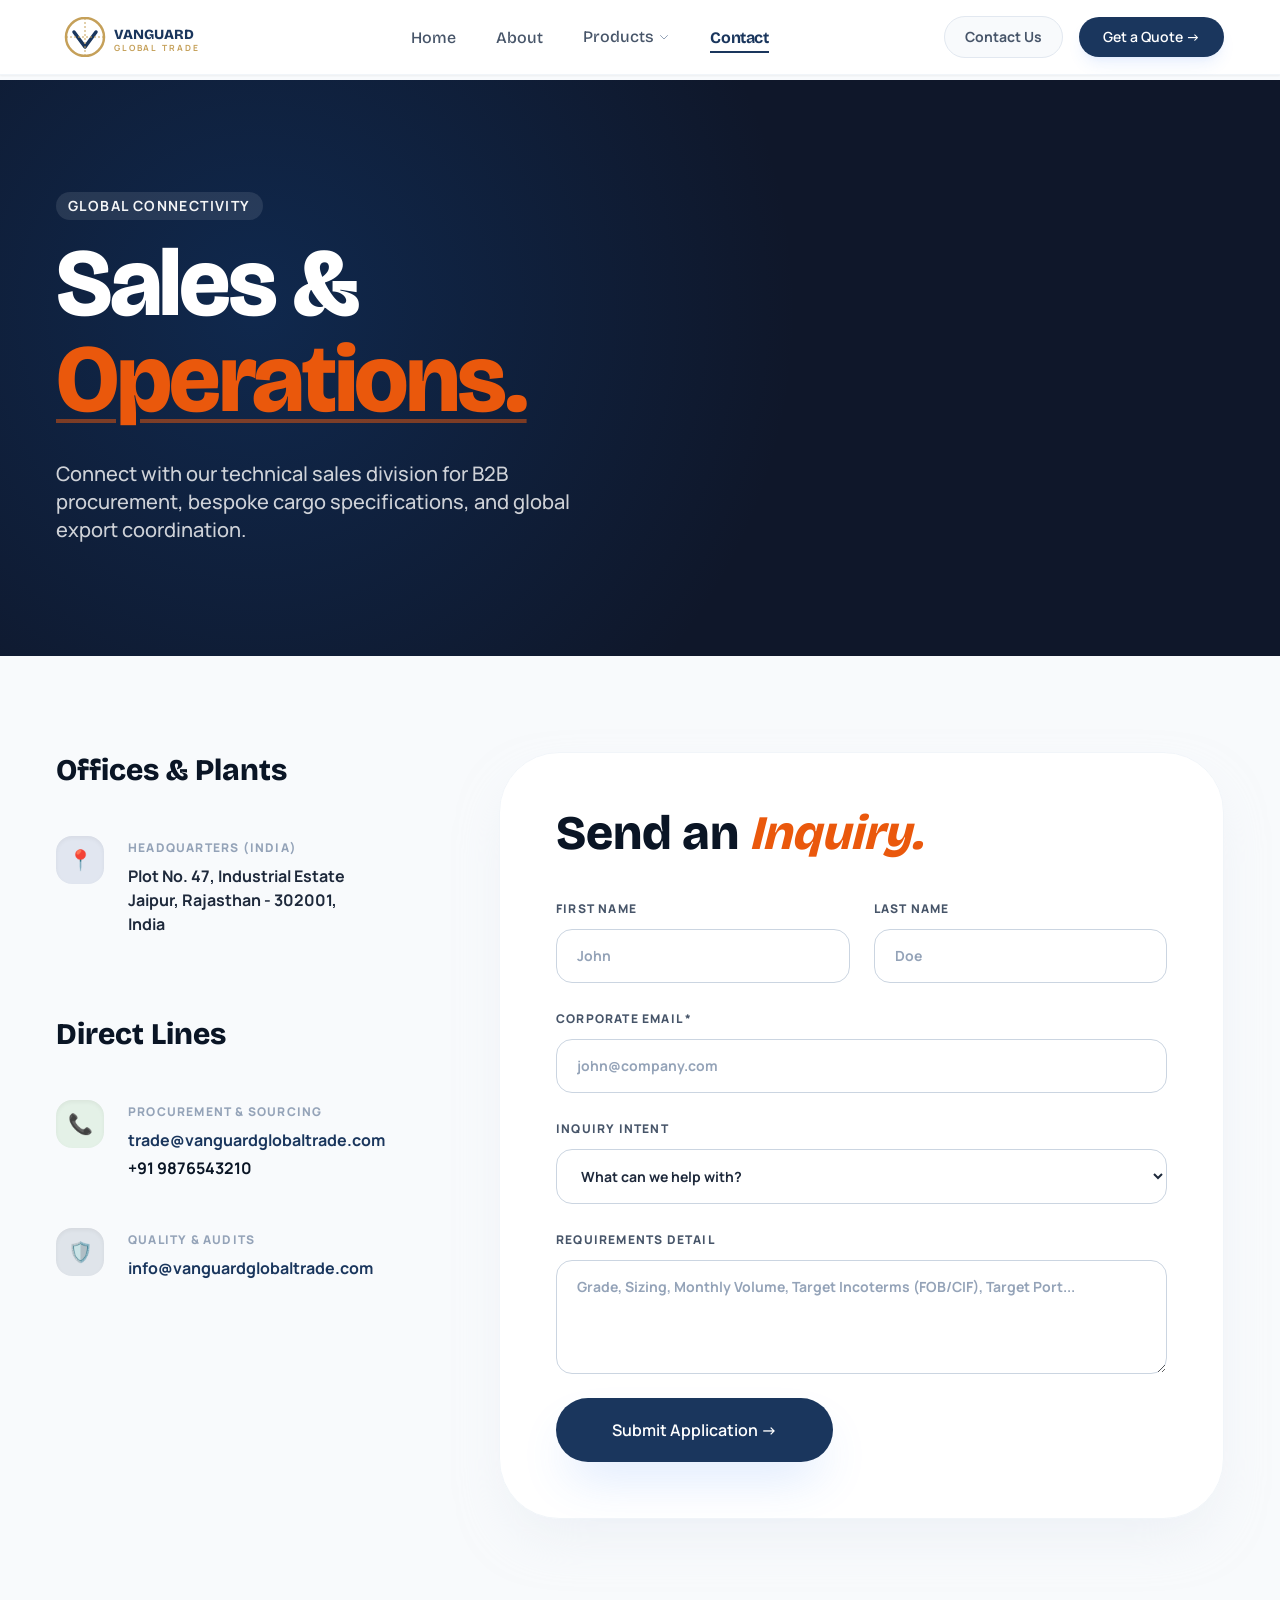
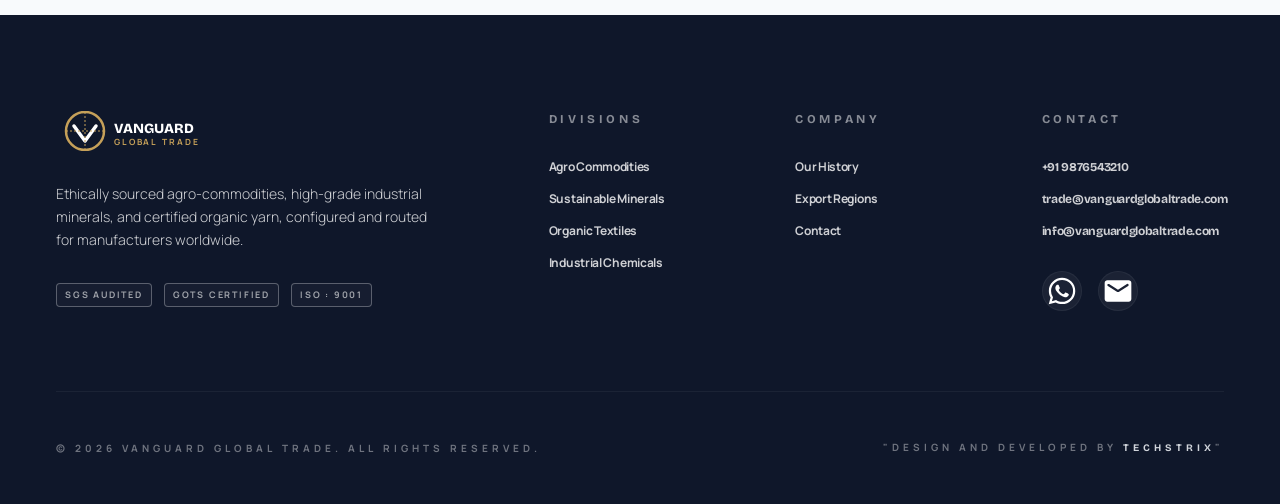
<file: contact.html>
﻿<!DOCTYPE html>
<html lang="en" class="scroll-smooth">
<head>
    <meta charset="UTF-8">
    <meta name="viewport" content="width=device-width, initial-scale=1.0">
    <title>Contact Vanguard Global Trade — Sourcing Inquiries</title>
    <meta name="description" content="Contact Vanguard Global Trade for cargo inquiries, sample requests, or corridor logistics coordination. Response within 24 hours.">

    <!-- Compiled Tailwind CSS -->
    <link rel="stylesheet" href="css/tailwind.css">

    <!-- Google Fonts -->
    <link rel="preconnect" href="https://fonts.googleapis.com">
    <link rel="preconnect" href="https://fonts.gstatic.com" crossorigin>
    <link href="https://fonts.googleapis.com/css2?family=Bricolage+Grotesque:opsz,wght@12..96,400;12..96,600;12..96,700;12..96,800&family=Manrope:wght@300;400;500;600;700&display=swap" rel="stylesheet">

    <!-- Custom CSS (Only Essentials) -->
    <link rel="stylesheet" href="css/custom.css">
</head>
<body class="bg-slate-50 text-slate-900 font-manrope font-light overflow-x-hidden pt-20">

<!-- ══ NAVIGATION ════════════════════════════════════════ -->
<nav id="nav" class="fixed top-0 w-full z-[100] bg-white border-b border-slate-100 shadow-sm py-4 px-6 md:px-14 flex items-center justify-between transition-all duration-300">
    <a href="index.html" class="shrink-0 transition-opacity hover:opacity-80">
        <svg class="h-10 w-auto" viewBox="0 0 180 40" fill="none" xmlns="http://www.w3.org/2000/svg">
            <path d="M10 20C10 9.5 18.5 1 29 1C39.5 1 48 9.5 48 20C48 30.5 39.5 39 29 39C18.5 39 10 30.5 10 20Z" stroke="#c5a059" stroke-width="2.5" />
            <path d="M18 15L29 30L40 15" stroke="#1a365d" stroke-width="3.5" stroke-linecap="round" stroke-linejoin="round" />
            <path d="M29 1V39" stroke="#c5a059" stroke-width="1" stroke-dasharray="2 2" />
            <path d="M10 20H48" stroke="#c5a059" stroke-width="1" stroke-dasharray="2 2" />
            <text x="58" y="22" font-family="'Bricolage Grotesque', sans-serif" font-weight="800" font-size="14" fill="#1a365d">VANGUARD</text>
            <text x="58" y="34" font-family="'Manrope', sans-serif" font-weight="700" font-size="8.5" letter-spacing="0.22em" fill="#c5a059">GLOBAL TRADE</text>
        </svg>
    </a>

    <ul class="hidden md:flex items-center gap-10">
        <li>
            <a href="index.html" class="text-slate-600 hover:text-vkan-blue-vibe text-base font-medium transition-colors font-grotesque">Home</a>
        </li>
        <li>
            <a href="about.html" class="text-slate-600 hover:text-vkan-blue-vibe text-base font-medium transition-colors font-grotesque">About</a>
        </li>
        <li class="relative group py-2">
            <a href="products.html" class="flex items-center gap-1 text-slate-600 hover:text-vkan-blue-vibe text-base font-medium transition-colors font-grotesque cursor-pointer">
                Products
                <svg class="w-3 h-3 text-slate-400 group-hover:text-vkan-blue-vibe transition-transform group-hover:rotate-180" fill="none" stroke="currentColor" viewBox="0 0 24 24">
                    <path stroke-linecap="round" stroke-linejoin="round" stroke-width="2" d="M19 9l-7 7-7-7"></path>
                </svg>
            </a>
            <div class="absolute left-0 top-full opacity-0 invisible group-hover:opacity-100 group-hover:visible transition-all duration-300 z-50">
                <ul class="bg-white border border-slate-100 shadow-xl rounded-2xl p-2 w-48 flex flex-col gap-1 mt-2">
                    <li><a href="products.html#agro" class="block px-4 py-2 text-sm font-bold text-slate-600 hover:text-vkan-blue-vibe hover:bg-slate-50 rounded-xl transition-colors font-grotesque">Agro Commodities</a></li>
                    <li><a href="products.html#minerals" class="block px-4 py-2 text-sm font-bold text-slate-600 hover:text-vkan-blue-vibe hover:bg-slate-50 rounded-xl transition-colors font-grotesque">Sustainable Minerals</a></li>
                    <li><a href="products.html#textiles" class="block px-4 py-2 text-sm font-bold text-slate-600 hover:text-vkan-blue-vibe hover:bg-slate-50 rounded-xl transition-colors font-grotesque">Organic Textiles</a></li>
                    <li><a href="products.html#chemicals" class="block px-4 py-2 text-sm font-bold text-slate-600 hover:text-vkan-blue-vibe hover:bg-slate-50 rounded-xl transition-colors font-grotesque">Industrial Chemicals</a></li>
                </ul>
            </div>
        </li>
        <li>
            <a href="contact.html" class="text-vkan-blue-vibe font-bold text-base tracking-tight border-b-2 border-vkan-blue-vibe pb-1 font-grotesque">Contact</a>
        </li>
    </ul>

    <div class="hidden lg:flex items-center gap-4">
        <a href="contact.html" class="bg-slate-50 text-slate-600 hover:bg-slate-100 px-5 py-2.5 rounded-full text-sm font-bold transition-all border border-slate-200">Contact Us</a>
        <a href="inquiry.html" class="btn btn-blue py-2.5 px-6 text-sm shadow-lg shadow-blue-500/10">Get a Quote →</a>
    </div>

    <button id="hamBtn" class="md:hidden w-10 h-10 flex flex-col items-center justify-center gap-1.5 focus:outline-none">
        <span class="ham-line w-6 h-0.5 bg-vkan-blue-dark"></span>
        <span class="ham-line w-6 h-0.5 bg-vkan-blue-dark"></span>
        <span class="ham-line w-6 h-0.5 bg-vkan-blue-dark"></span>
    </button>
</nav>

<!-- Mobile Menu Overlay -->
<div id="mobMenu" class="fixed inset-0 z-[90] bg-white translate-x-full transition-transform duration-500 flex flex-col justify-start pt-28 pb-12 px-8 gap-8 overflow-y-auto">
    <a href="index.html" class="text-3xl font-extrabold font-grotesque text-slate-800 hover:text-vkan-blue-vibe transition-colors">Home</a>
    <a href="about.html" class="text-3xl font-extrabold font-grotesque text-slate-800 hover:text-vkan-blue-vibe transition-colors">About</a>
    <!-- Products accordion -->
    <div class="flex flex-col gap-0 border-l-2 border-slate-100 pl-0">
        <button id="mobProductsBtn" onclick="toggleMobProducts()" class="flex items-center justify-between text-3xl font-extrabold font-grotesque text-slate-800 w-full text-left">
            Products
            <svg id="mobProductsChevron" class="w-6 h-6 text-slate-400 transition-transform duration-300" fill="none" stroke="currentColor" viewBox="0 0 24 24">
                <path stroke-linecap="round" stroke-linejoin="round" stroke-width="2.5" d="M19 9l-7 7-7-7"></path>
            </svg>
        </button>
        <div id="mobProductsSub" class="flex flex-col gap-4 pl-5 border-l-2 border-vkan-blue-vibe/20 mt-5 hidden">
            <a href="products.html#agro" class="flex items-center gap-3 font-bold font-grotesque text-slate-600 hover:text-vkan-blue-vibe transition-colors">
                <span class="inline-flex items-center px-2.5 py-1 bg-vkan-blue-vibe/10 text-vkan-blue-vibe text-[9px] font-bold uppercase tracking-widest rounded-full">01</span>
                Agro Commodities
            </a>
            <a href="products.html#minerals" class="flex items-center gap-3 font-bold font-grotesque text-slate-600 hover:text-vkan-green-vibe transition-colors">
                <span class="inline-flex items-center px-2.5 py-1 bg-vkan-green-vibe/10 text-vkan-green-vibe text-[9px] font-bold uppercase tracking-widest rounded-full">02</span>
                Sustainable Minerals
            </a>
            <a href="products.html#textiles" class="flex items-center gap-3 font-bold font-grotesque text-slate-600 hover:text-blue-500 transition-colors">
                <span class="inline-flex items-center px-2.5 py-1 bg-blue-100 text-blue-500 text-[9px] font-bold uppercase tracking-widest rounded-full">03</span>
                Organic Textiles
            </a>
            <a href="products.html#chemicals" class="flex items-center gap-3 font-bold font-grotesque text-slate-600 hover:text-orange-500 transition-colors">
                <span class="inline-flex items-center px-2.5 py-1 bg-orange-100 text-orange-500 text-[9px] font-bold uppercase tracking-widest rounded-full">↗</span>
                Industrial Chemicals
            </a>
        </div>
    </div>
    <a href="contact.html" class="text-3xl font-extrabold font-grotesque text-vkan-blue-vibe">Contact</a>
    <div class="mt-4 flex flex-col gap-4">
        <a href="inquiry.html" class="btn btn-blue">Get a Quote</a>
    </div>
</div>

    <!-- ══ PAGE HERO ═════════════════════════════════════════ -->
    <header class="bg-slate-900 py-28 px-6 md:px-14 relative overflow-hidden text-center md:text-left">
        <div class="absolute inset-0 bg-[radial-gradient(circle_at_20%_40%,#1151A0_0%,transparent_50%)] opacity-30">
        </div>
        <div class="max-w-7xl mx-auto relative z-10">
            <span class="lbl bg-white/10 text-white/95 border-none">Global Connectivity</span>
            <h1
                class="font-grotesque text-5xl md:text-8xl font-extrabold text-white leading-[1.05] tracking-tight mb-8">
                Sales & <br><span
                    class="text-orange-600 underline decoration-4 underline-offset-8 decoration-orange-600/50">Operations.</span>
            </h1>
            <p class="text-white/80 text-lg md:text-xl font-medium max-w-xl leading-relaxed mx-auto md:mx-0">
                Connect with our technical sales division for B2B procurement, bespoke cargo specifications, and global export coordination.
            </p>
        </div>
    </header>

    <!-- ══ CONTACT SECTION ═══════════════════════════════════ -->
    <section class="py-24 px-6 md:px-14">
        <div class="max-w-7xl mx-auto flex flex-col lg:flex-row gap-20">
            <div class="w-full lg:w-1/3 reveal">
                <h3 class="font-grotesque text-3xl font-extrabold text-vkan-blue-dark mb-12">Offices & Plants</h3>

                <div class="space-y-12">
                    <div class="flex gap-6 items-start reveal">
                        <div
                            class="w-12 h-12 bg-vkan-blue-vibe/10 text-vkan-blue-vibe rounded-2xl flex items-center justify-center text-xl shrink-0 shadow-inner">
                            📍</div>
                        <div>
                            <h4 class="text-xs font-black text-slate-400 uppercase tracking-widest mb-1 leading-loose">
                                Headquarters (India)</h4>
                            <p class="text-base font-bold text-slate-800">Plot No. 47, Industrial Estate <br>Jaipur,
                                Rajasthan - 302001, <br> India</p>
                        </div>
                    </div>
                </div>

                <h3 class="font-grotesque text-3xl font-extrabold text-vkan-blue-dark mt-20 mb-12">Direct Lines</h3>
                <div class="space-y-12">
                    <div class="flex gap-6 items-start reveal" style="transition-delay: 100ms">
                        <div
                            class="w-12 h-12 bg-vkan-green-vibe/10 text-vkan-green-vibe rounded-2xl flex items-center justify-center text-xl shrink-0 shadow-inner">
                            📞</div>
                        <div>
                            <h4 class="text-xs font-black text-slate-400 uppercase tracking-widest mb-1 leading-loose">
                                Procurement & Sourcing</h4>
                            <a href="mailto:trade@vanguardglobaltrade.com"
                                class="block text-base font-bold text-vkan-blue-vibe hover:underline mb-1">trade@vanguardglobaltrade.com</a>
                            <p class="text-base font-bold text-vkan-blue-dark">+91 9876543210</p>
                        </div>
                    </div>
                    <div class="flex gap-6 items-start reveal" style="transition-delay: 150ms">
                        <div
                            class="w-12 h-12 bg-vkan-blue-dark/10 text-vkan-blue-dark rounded-2xl flex items-center justify-center text-xl shrink-0 shadow-inner">
                            🛡️</div>
                        <div>
                            <h4 class="text-xs font-black text-slate-400 uppercase tracking-widest mb-1 leading-loose">
                                Quality & Audits</h4>
                            <a href="mailto:info@vanguardglobaltrade.com"
                                class="text-base font-bold text-vkan-blue-vibe hover:underline">info@vanguardglobaltrade.com</a>
                        </div>
                    </div>
                </div>
            </div>

            <!-- Contact Form Area -->
            <div class="w-full lg:w-2/3 reveal">
                <div
                    class="p-10 md:p-14 bg-white rounded-[60px] border border-slate-100 shadow-2xl shadow-slate-200/50 relative">
                    <h3 class="font-grotesque text-3xl md:text-5xl font-extrabold text-vkan-blue-dark mb-10">Send an
                        <span class="text-orange-600 italic">Inquiry.</span>
                    </h3>

                    <form id="contactForm">
                        <input type="hidden" name="form_type" value="contact">
                        <div class="grid grid-cols-1 md:grid-cols-2 gap-6">
                            <div class="fg"><label>First Name</label><input type="text" name="first_name" required placeholder="John"></div>
                            <div class="fg"><label>Last Name</label><input type="text" name="last_name" placeholder="Doe"></div>
                        </div>
                        <div class="fg"><label>Corporate Email *</label><input type="email" name="email" required
                                placeholder="john@company.com"></div>
                        <div class="fg"><label>Inquiry Intent</label>
                            <select name="intent" required>
                                <option value="">What can we help with?</option>
                                <option value="Volume Sourcing (Metric Tons)">Volume Sourcing (Metric Tons)</option>
                                <option value="Product Samples (On Cost)">Product Samples (On Cost)</option>
                                <option value="Technical Specification (TDS/COA)">Technical Specification (TDS/COA)</option>
                                <option value="Export Document Compliance">Export Document Compliance</option>
                                <option value="Partnership Proposal">Partnership Proposal</option>
                            </select>
                        </div>
                        <div class="fg"><label>Requirements Detail</label><textarea name="message" required
                                placeholder="Grade, Sizing, Monthly Volume, Target Incoterms (FOB/CIF), Target Port..." rows="4"></textarea>
                        </div>
                        <button type="submit" id="contactSubmitBtn"
                            class="btn btn-blue py-5 px-14 text-base shadow-2xl shadow-blue-500/20 w-full md:w-auto">Submit
                            Application →</button>
                    </form>

                    <div id="cSuc" class="hidden text-center py-20">
                        <div
                            class="w-24 h-24 bg-vkan-green-vibe/10 text-vkan-green-vibe rounded-full flex items-center justify-center mx-auto mb-10 text-4xl">
                            ✓</div>
                        <h3 class="font-grotesque text-3xl font-extrabold text-slate-800 mb-4">Transmission Successful
                        </h3>
                        <p class="text-slate-400 text-base max-w-sm mx-auto font-light">Your sourcing inquiry is being routed to our Trade Logistics Center. A dedicated team member will contact you shortly.</p>
                        <div class="mt-12"><a href="index.html"
                                class="text-vkan-blue-vibe text-sm font-bold underline decoration-2 underline-offset-4">Return To Home Dashboard</a></div>
                    </div>
                </div>
            </div>
        </div>
    </section>

    <!-- ══ FOOTER ═══════════════════════════════════════════ -->
    <footer class="bg-slate-900 text-white pt-24 pb-12 px-6 md:px-14">
        <div class="max-w-7xl mx-auto">
            <div class="grid grid-cols-1 md:grid-cols-2 lg:grid-cols-5 gap-12 md:gap-16 mb-20 text-center md:text-left">
                <div class="col-span-1 md:col-span-2 lg:col-span-2 flex flex-col items-center md:items-start text-center md:text-left">
                    <svg class="h-10 w-auto mb-8" viewBox="0 0 180 40" fill="none" xmlns="http://www.w3.org/2000/svg">
                        <path d="M10 20C10 9.5 18.5 1 29 1C39.5 1 48 9.5 48 20C48 30.5 39.5 39 29 39C18.5 39 10 30.5 10 20Z" stroke="#c5a059" stroke-width="2.5" />
                        <path d="M18 15L29 30L40 15" stroke="#ffffff" stroke-width="3.5" stroke-linecap="round" stroke-linejoin="round" />
                        <path d="M29 1V39" stroke="#c5a059" stroke-width="1" stroke-dasharray="2 2" />
                        <path d="M10 20H48" stroke="#c5a059" stroke-width="1" stroke-dasharray="2 2" />
                        <text x="58" y="22" font-family="'Bricolage Grotesque', sans-serif" font-weight="800" font-size="14" fill="#ffffff">VANGUARD</text>
                        <text x="58" y="34" font-family="'Manrope', sans-serif" font-weight="700" font-size="8.5" letter-spacing="0.22em" fill="#c5a059">GLOBAL TRADE</text>
                    </svg>
                    <p class="text-white/80 font-light text-sm leading-relaxed max-w-sm mb-8">
                        Ethically sourced agro-commodities, high-grade industrial minerals, and certified organic yarn, configured and routed for manufacturers worldwide.
                    </p>
                    <div class="flex flex-wrap items-center justify-center md:justify-start gap-3 opacity-60">
                        <span class="text-[9px] font-bold uppercase tracking-[0.2em] px-2 py-1 bg-white/5 border border-white/50 rounded">SGS AUDITED</span>
                        <span class="text-[9px] font-bold uppercase tracking-[0.2em] px-2 py-1 bg-white/5 border border-white/50 rounded">GOTS CERTIFIED</span>
                        <span class="text-[9px] font-bold uppercase tracking-[0.2em] px-2 py-1 bg-white/5 border border-white/50 rounded">ISO : 9001</span>
                    </div>
                </div>
                <div class="col-span-1">
                    <h5 class="font-bold text-xs uppercase tracking-[0.3em] text-white/50 mb-8 font-grotesque">Divisions</h5>
                    <ul class="flex flex-col gap-4 text-xs font-bold text-white/80 tracking-tight">
                        <li><a href="products.html#agro" class="hover:text-white/60 transition-colors">Agro Commodities</a></li>
                        <li><a href="products.html#minerals" class="hover:text-white/60 transition-colors">Sustainable Minerals</a></li>
                        <li><a href="products.html#textiles" class="hover:text-white/60 transition-colors">Organic Textiles</a></li>
                        <li><a href="products.html#chemicals" class="hover:text-white/60 transition-colors">Industrial Chemicals</a></li>
                    </ul>
                </div>
                <div class="col-span-1">
                    <h5 class="font-bold text-xs uppercase tracking-[0.3em] text-white/50 mb-8 font-grotesque">Company</h5>
                    <ul class="flex flex-col gap-4 text-xs font-bold text-white/80 tracking-tight">
                        <li><a href="about.html#our-story" class="hover:text-white/60 transition-colors">Our History</a></li>
                        <li><a href="about.html#export" class="hover:text-white/60 transition-colors">Export Regions</a></li>
                        <li><a href="contact.html" class="hover:text-white/60 transition-colors">Contact</a></li>
                    </ul>
                </div>
                <div class="col-span-1 md:col-span-2 lg:col-span-1 flex flex-col items-center md:items-start text-center md:text-left">
                    <h5 class="font-bold text-xs uppercase tracking-[0.3em] text-white/50 mb-8 font-grotesque">Contact</h5>
                    <ul class="flex flex-col gap-4 text-xs font-bold text-white/80 tracking-tight items-center md:items-start">
                        <li class="font-grotesque">+91 9876543210</li>
                        <li class="font-grotesque">trade@vanguardglobaltrade.com</li>
                        <li class="font-grotesque">info@vanguardglobaltrade.com</li>
                        <li class="mt-4 flex gap-4 justify-center md:justify-start">
                            <a href="#" class="w-10 h-10 rounded-full bg-white/5 border border-white/5 flex items-center justify-center hover:bg-vkan-blue-vibe transition-colors">
                                <svg class="size-8" viewBox="0 0 24 24">
                                    <path fill="#fff" d="M19.05 4.91A9.82 9.82 0 0 0 12.04 2c-5.46 0-9.91 4.45-9.91 9.91c0 1.75.46 3.45 1.32 4.95L2.05 22l5.25-1.38c1.45.79, 3.08 1.21 4.74 1.21c5.46 0 9.91-4.45 9.91-9.91c0-2.65-1.03-5.14-2.9-7.01m-7.01 15.24c-1.48 0-2.93-.4-4.2-1.15l-.3-.18l-3.12.82l.83-3.04l-.2-.31a8.26 8.26 0 0 1-1.26-4.38c0-4.54 3.7-8.24 8.24-8.24c2.2 0 4.27.86 5.82 2.42a8.18 8.18 0 0 1 2.41 5.83c.02 4.54-3.68 8.23-8.22 8.23m4.52-6.16c-.25-.12-1.47-.72-1.69-.81c-.23-.08-.39-.12-.56.12c-.17.25-.64.81-.78.97c-.14.17-.29.19-.54.06c-.25-.12-1.05-.39-1.99-1.23c-.74-.66-1.23-1.47-1.38-1.72c-.14-.25-.02-.38.11-.51c.11-.11.25-.29.37-.43s.17-.25.25-.41c.08-.17.04-.31-.02-.43s-.56-1.34-.76-1.84c-.2-.48-.41-.42-.56-.43h-.48c-.17 0-.43.06-.66.31c-.22.25-.86.85-.86 2.07s.89 2.4 1.01 2.56c.12.17 1.75 2.67 4.23 3.74c.59.26 1.05.41 1.41.52c.59.19 1.13.16 1.56.1c.48-.07 1.47-.6 1.67-1.18c.21-.58.21-1.07.14-1.18s-.22-.16-.47-.28" />
                                </svg>
                            </a>
                            <a href="mailto:trade@vanguardglobaltrade.com" class="w-10 h-10 rounded-full bg-white/5 border border-white/5 flex items-center justify-center hover:bg-vkan-blue-vibe transition-colors">
                                <svg class="size-8" viewBox="0 0 24 24">
                                    <path fill="#fff" d="M4 20q-.825 0-1.412-.587T2 18V6q0-.825.588-1.412T4 4h16q.825 0 1.413.588T22 6v12q0 .825-.587 1.413T20 20zm8.263-7.212q.137-.038.262-.113L19.6 8.25q.2-.125.3-.312t.1-.413q0-.5-.425-.75T18.7 6.8L12 11L5.3 6.8q-.45-.275-.875-.012T4 7.525q0 .25.1.438t.3.287l7.075 4.425q.125.075.263.113t.262.037t.263-.037" />
                                </svg>
                            </a>
                        </li>
                    </ul>
                </div>
            </div>

            <div class="pt-12 border-t border-white/5 flex flex-col md:flex-row justify-between items-center gap-6">
                <p class="text-[10px] uppercase font-bold tracking-[0.4em] text-white/40 text-center md:text-left">©
                    <span id="copyright-year">2026</span> Vanguard Global Trade. All rights reserved.</p>
                <div class="flex justify-center md:justify-end">
                    <span class="text-[10px] uppercase font-bold tracking-[0.4em] text-white/40 max-w-[200px] md:max-w-none text-center">"Design and Developed by <a class="font-grotesque text-gray-300" href="#" target="_blank">TECHSTRIX</a>"</span>
                </div>
            </div>
        </div>
    </footer>

    <!-- ══ SCRIPTS ═══════════════════════════════════════════ -->
    <script src="js/main.js"></script>
</body>
</html>
</file>
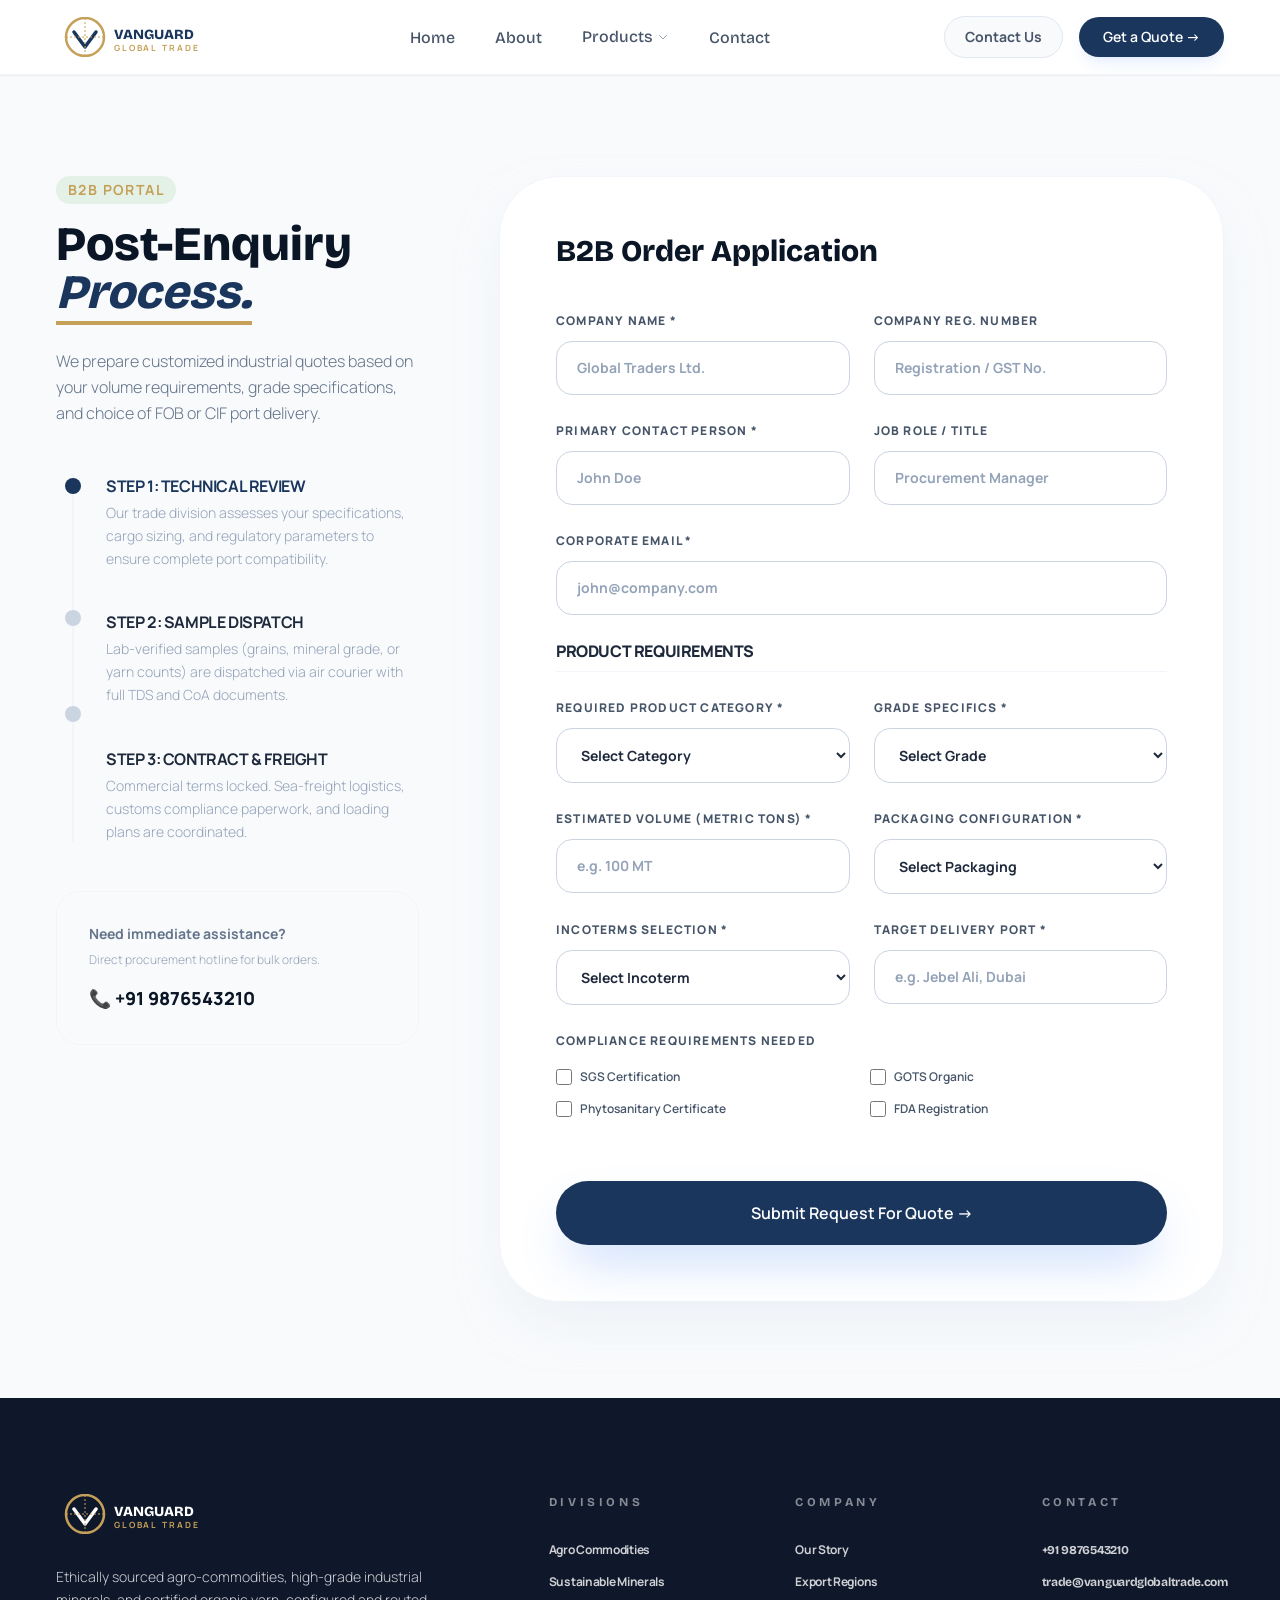
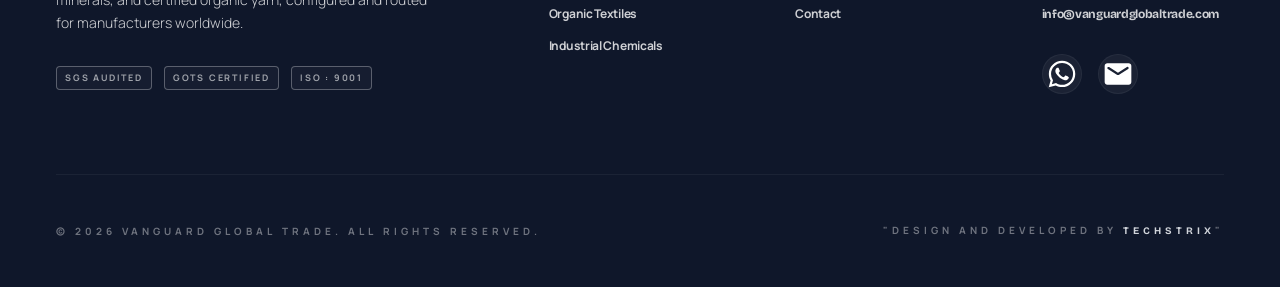
<file: inquiry.html>
﻿<!DOCTYPE html>
<html lang="en" class="scroll-smooth">
<head>
    <meta charset="UTF-8">
    <meta name="viewport" content="width=device-width, initial-scale=1.0">
    <title>Get a Quote — Vanguard Global Trade | Product Inquiry Form</title>
    <meta name="description" content="Submit a Request for Quote (RFQ) to Vanguard Global Trade for agricultural commodities, sustainable industrial minerals, or organic textiles. Response within 24 business hours.">

    <!-- Compiled Tailwind CSS -->
    <link rel="stylesheet" href="css/tailwind.css">

    <!-- Google Fonts -->
    <link rel="preconnect" href="https://fonts.googleapis.com">
    <link rel="preconnect" href="https://fonts.gstatic.com" crossorigin>
    <link href="https://fonts.googleapis.com/css2?family=Bricolage+Grotesque:opsz,wght@12..96,400;12..96,600;12..96,700;12..96,800&family=Manrope:wght@300;400;500;600;700&display=swap" rel="stylesheet">

    <!-- Custom CSS (Only Essentials) -->
    <link rel="stylesheet" href="css/custom.css">
</head>
<body class="bg-slate-50 text-slate-900 font-manrope font-light overflow-x-hidden pt-20">

<!-- ══ NAVIGATION ════════════════════════════════════════ -->
<nav id="nav" class="fixed top-0 w-full z-[100] bg-white border-b border-slate-100 shadow-sm py-4 px-6 md:px-14 flex items-center justify-between transition-all duration-300">
    <a href="index.html" class="shrink-0 transition-opacity hover:opacity-80">
        <svg class="h-10 w-auto" viewBox="0 0 180 40" fill="none" xmlns="http://www.w3.org/2000/svg">
            <path d="M10 20C10 9.5 18.5 1 29 1C39.5 1 48 9.5 48 20C48 30.5 39.5 39 29 39C18.5 39 10 30.5 10 20Z" stroke="#c5a059" stroke-width="2.5" />
            <path d="M18 15L29 30L40 15" stroke="#1a365d" stroke-width="3.5" stroke-linecap="round" stroke-linejoin="round" />
            <path d="M29 1V39" stroke="#c5a059" stroke-width="1" stroke-dasharray="2 2" />
            <path d="M10 20H48" stroke="#c5a059" stroke-width="1" stroke-dasharray="2 2" />
            <text x="58" y="22" font-family="'Bricolage Grotesque', sans-serif" font-weight="800" font-size="14" fill="#1a365d">VANGUARD</text>
            <text x="58" y="34" font-family="'Manrope', sans-serif" font-weight="700" font-size="8.5" letter-spacing="0.22em" fill="#c5a059">GLOBAL TRADE</text>
        </svg>
    </a>

    <ul class="hidden md:flex items-center gap-10">
        <li>
            <a href="index.html" class="text-slate-600 hover:text-vkan-blue-vibe text-base font-medium transition-colors font-grotesque">Home</a>
        </li>
        <li>
            <a href="about.html" class="text-slate-600 hover:text-vkan-blue-vibe text-base font-medium transition-colors font-grotesque">About</a>
        </li>
        <li class="relative group py-2">
            <a href="products.html" class="flex items-center gap-1 text-slate-600 hover:text-vkan-blue-vibe text-base font-medium transition-colors font-grotesque cursor-pointer">
                Products
                <svg class="w-3 h-3 text-slate-400 group-hover:text-vkan-blue-vibe transition-transform group-hover:rotate-180" fill="none" stroke="currentColor" viewBox="0 0 24 24">
                    <path stroke-linecap="round" stroke-linejoin="round" stroke-width="2" d="M19 9l-7 7-7-7"></path>
                </svg>
            </a>
            <div class="absolute left-0 top-full opacity-0 invisible group-hover:opacity-100 group-hover:visible transition-all duration-300 z-50">
                <ul class="bg-white border border-slate-100 shadow-xl rounded-2xl p-2 w-48 flex flex-col gap-1 mt-2">
                    <li><a href="products.html#agro" class="block px-4 py-2 text-sm font-bold text-slate-600 hover:text-vkan-blue-vibe hover:bg-slate-50 rounded-xl transition-colors font-grotesque">Agro Commodities</a></li>
                    <li><a href="products.html#minerals" class="block px-4 py-2 text-sm font-bold text-slate-600 hover:text-vkan-blue-vibe hover:bg-slate-50 rounded-xl transition-colors font-grotesque">Sustainable Minerals</a></li>
                    <li><a href="products.html#textiles" class="block px-4 py-2 text-sm font-bold text-slate-600 hover:text-vkan-blue-vibe hover:bg-slate-50 rounded-xl transition-colors font-grotesque">Organic Textiles</a></li>
                    <li><a href="products.html#chemicals" class="block px-4 py-2 text-sm font-bold text-slate-600 hover:text-vkan-blue-vibe hover:bg-slate-50 rounded-xl transition-colors font-grotesque">Specialty Chemicals</a></li>
                </ul>
            </div>
        </li>
        <li>
            <a href="contact.html" class="text-slate-600 hover:text-vkan-blue-vibe text-base font-medium transition-colors font-grotesque">Contact</a>
        </li>
    </ul>

    <div class="hidden lg:flex items-center gap-4">
        <a href="contact.html" class="bg-slate-50 text-slate-600 hover:bg-slate-100 px-5 py-2.5 rounded-full text-sm font-bold transition-all border border-slate-200">Contact Us</a>
        <a href="inquiry.html" class="btn btn-blue py-2.5 px-6 text-sm shadow-lg shadow-blue-500/10">Get a Quote →</a>
    </div>

    <button id="hamBtn" class="md:hidden w-10 h-10 flex flex-col items-center justify-center gap-1.5 focus:outline-none">
        <span class="ham-line w-6 h-0.5 bg-vkan-blue-dark"></span>
        <span class="ham-line w-6 h-0.5 bg-vkan-blue-dark"></span>
        <span class="ham-line w-6 h-0.5 bg-vkan-blue-dark"></span>
    </button>
</nav>

<!-- Mobile Menu Overlay -->
<div id="mobMenu" class="fixed inset-0 z-[90] bg-white translate-x-full transition-transform duration-500 flex flex-col justify-start pt-28 pb-12 px-8 gap-8 overflow-y-auto">
    <a href="index.html" class="text-3xl font-extrabold font-grotesque text-slate-800 hover:text-vkan-blue-vibe transition-colors">Home</a>
    <a href="about.html" class="text-3xl font-extrabold font-grotesque text-slate-800 hover:text-vkan-blue-vibe transition-colors">About</a>
    <!-- Products accordion -->
    <div class="flex flex-col gap-0 border-l-2 border-slate-100 pl-0">
        <button id="mobProductsBtn" onclick="toggleMobProducts()" class="flex items-center justify-between text-3xl font-extrabold font-grotesque text-slate-800 w-full text-left">
            Products
            <svg id="mobProductsChevron" class="w-6 h-6 text-slate-400 transition-transform duration-300" fill="none" stroke="currentColor" viewBox="0 0 24 24">
                <path stroke-linecap="round" stroke-linejoin="round" stroke-width="2.5" d="M19 9l-7 7-7-7"></path>
            </svg>
        </button>
        <div id="mobProductsSub" class="flex flex-col gap-4 pl-5 border-l-2 border-vkan-blue-vibe/20 mt-5 hidden">
            <a href="products.html#agro" class="flex items-center gap-3 font-bold font-grotesque text-slate-600 hover:text-vkan-blue-vibe transition-colors">
                <span class="inline-flex items-center px-2.5 py-1 bg-vkan-blue-vibe/10 text-vkan-blue-vibe text-[9px] font-bold uppercase tracking-widest rounded-full">01</span>
                Agro Commodities
            </a>
            <a href="products.html#minerals" class="flex items-center gap-3 font-bold font-grotesque text-slate-600 hover:text-vkan-green-vibe transition-colors">
                <span class="inline-flex items-center px-2.5 py-1 bg-vkan-green-vibe/10 text-vkan-green-vibe text-[9px] font-bold uppercase tracking-widest rounded-full">02</span>
                Sustainable Minerals
            </a>
            <a href="products.html#textiles" class="flex items-center gap-3 font-bold font-grotesque text-slate-600 hover:text-blue-500 transition-colors">
                <span class="inline-flex items-center px-2.5 py-1 bg-blue-100 text-blue-500 text-[9px] font-bold uppercase tracking-widest rounded-full">03</span>
                Organic Textiles
            </a>
            <a href="products.html#chemicals" class="flex items-center gap-3 font-bold font-grotesque text-slate-600 hover:text-orange-500 transition-colors">
                <span class="inline-flex items-center px-2.5 py-1 bg-orange-100 text-orange-500 text-[9px] font-bold uppercase tracking-widest rounded-full">↗</span>
                Specialty Chemicals
            </a>
        </div>
    </div>
    <a href="contact.html" class="text-3xl font-extrabold font-grotesque text-slate-800 hover:text-vkan-blue-vibe transition-colors">Contact</a>
    <div class="mt-4 flex flex-col gap-4">
        <a href="inquiry.html" class="btn btn-blue">Get a Quote</a>
    </div>
</div>

<!-- ══ MAIN INQUIRY CONTENT ══════════════════════════════ -->
<main class="py-24 px-6 md:px-14">
    <div class="max-w-7xl mx-auto flex flex-col lg:flex-row gap-20">
        <!-- Side Panel Area -->
        <div class="w-full lg:w-1/3 reveal">
            <span class="lbl bg-vkan-green-vibe/10 text-vkan-green-vibe border-none">B2B Portal</span>
            <h2 class="font-grotesque text-4xl md:text-5xl font-extrabold text-vkan-blue-dark leading-tight mb-8">
                Post-Enquiry <br><span class="text-vkan-blue-vibe italic border-b-4 border-vkan-green-vibe">Process.</span>
            </h2>
            <p class="text-slate-500 font-light text-base leading-relaxed mb-12">We prepare customized industrial quotes based on your volume requirements, grade specifications, and choice of FOB or CIF port delivery.</p>

            <div class="space-y-10 mb-12 border-l-2 border-slate-100 pl-8 ml-4 relative">
                <div class="absolute w-4 h-4 rounded-full bg-vkan-blue-vibe -left-[9px] top-1"></div>
                <div class="reveal">
                    <h4 class="font-bold text-slate-800 text-base mb-1 uppercase tracking-tight text-vkan-blue-vibe">Step 1: Technical Review</h4>
                    <p class="text-sm text-slate-400 font-light leading-relaxed">Our trade division assesses your specifications, cargo sizing, and regulatory parameters to ensure complete port compatibility.</p>
                </div>

                <div class="absolute w-4 h-4 rounded-full bg-slate-300 -left-[9px] top-[96px]"></div>
                <div class="reveal" style="transition-delay: 50ms">
                    <h4 class="font-bold text-slate-800 text-base mb-1 uppercase tracking-tight">Step 2: Sample Dispatch</h4>
                    <p class="text-sm text-slate-400 font-light leading-relaxed">Lab-verified samples (grains, mineral grade, or yarn counts) are dispatched via air courier with full TDS and CoA documents.</p>
                </div>

                <div class="absolute w-4 h-4 rounded-full bg-slate-300 -left-[9px] top-[192px]"></div>
                <div class="reveal" style="transition-delay: 100ms">
                    <h4 class="font-bold text-slate-800 text-base mb-1 uppercase tracking-tight">Step 3: Contract & Freight</h4>
                    <p class="text-sm text-slate-400 font-light leading-relaxed">Commercial terms locked. Sea-freight logistics, customs compliance paperwork, and loading plans are coordinated.</p>
                </div>
            </div>

            <div class="p-8 bg-slate-50 rounded-3xl border border-slate-100 mt-10">
                <p class="text-sm text-slate-500 font-bold mb-2">Need immediate assistance?</p>
                <p class="text-xs text-slate-400 font-light mb-4">Direct procurement hotline for bulk orders.</p>
                <a href="tel:+919876543210" class="text-vkan-blue-dark font-black text-lg hover:text-vkan-blue-vibe flex items-center gap-2">📞 +91 9876543210</a>
            </div>
        </div>

        <!-- Inquiry Form Area -->
        <div class="w-full lg:w-2/3 reveal">
            <div class="bg-white p-10 md:p-14 rounded-[60px] border border-slate-100 shadow-2xl shadow-slate-200/50">
                <h3 class="font-grotesque text-3xl font-extrabold mb-10 text-vkan-blue-dark">B2B Order Application</h3>

                <form id="inquiryForm">
                    <input type="hidden" name="form_type" value="inquiry">
                    <!-- Company Details -->
                    <div class="grid grid-cols-1 md:grid-cols-2 gap-6">
                        <div class="fg"><label>Company Name *</label><input type="text" name="company_name" required placeholder="Global Traders Ltd."></div>
                        <div class="fg"><label>Company Reg. Number</label><input type="text" name="company_reg" placeholder="Registration / GST No."></div>
                    </div>

                    <!-- Contact Details -->
                    <div class="grid grid-cols-1 md:grid-cols-2 gap-6">
                        <div class="fg"><label>Primary Contact Person *</label><input type="text" name="contact_person" required placeholder="John Doe"></div>
                        <div class="fg"><label>Job Role / Title</label><input type="text" name="job_role" placeholder="Procurement Manager"></div>
                    </div>
                    <div class="fg"><label>Corporate Email *</label><input type="email" name="email" required placeholder="john@company.com"></div>

                    <!-- Product Requirements -->
                    <h4 class="font-black text-slate-800 text-base mb-6 mt-6 uppercase tracking-tight border-b border-slate-100 pb-2">Product Requirements</h4>

                    <div class="grid grid-cols-1 md:grid-cols-2 gap-6">
                        <div class="fg"><label>Required Product Category *</label>
                            <select name="product" required>
                                <option value="">Select Category</option>
                                <option value="Agro-Commodities">Agro-Commodities (Spices, Grains, Coir)</option>
                                <option value="Sustainable Minerals">Sustainable Minerals (Silica, Bentonite, Kaolin)</option>
                                <option value="Organic Textiles">Organic Textiles (Cotton Yarn, Organic Cotton, Jute)</option>
                                <option value="Specialty Chemicals">Specialty Chemicals (Polymers, Industrial Specialty)</option>
                            </select>
                        </div>
                        <div class="fg"><label>Grade Specifics *</label>
                            <select name="grade" required>
                                <option value="">Select Grade</option>
                                <option value="Food Grade">Food Grade / Fit for Consumption</option>
                                <option value="Industrial / Technical Grade">Industrial / Technical Grade</option>
                                <option value="Organic / Certified Grade">Organic / Certified Grade</option>
                            </select>
                        </div>
                    </div>

                    <div class="grid grid-cols-1 md:grid-cols-2 gap-6">
                        <div class="fg"><label>Estimated Volume (Metric Tons) *</label><input type="number" name="volume" required placeholder="e.g. 100 MT"></div>
                        <div class="fg"><label>Packaging Configuration *</label>
                            <select name="packaging" required>
                                <option value="">Select Packaging</option>
                                <option value="25kg PP/Jute Bags">25kg PP/Jute Bags</option>
                                <option value="1000kg FIBC Big Bags">1,000kg FIBC Big Bags</option>
                                <option value="Bulk Loose Container">Bulk Loose Container</option>
                                <option value="Custom Bulk Cargo / Other">Custom Bulk Cargo / Other</option>
                            </select>
                        </div>
                    </div>

                    <!-- Logistics & Compliance -->
                    <div class="grid grid-cols-1 md:grid-cols-2 gap-6">
                        <div class="fg"><label>Incoterms Selection *</label>
                            <select name="incoterms" required>
                                <option value="">Select Incoterm</option>
                                <option value="FOB (Free on Board)">FOB (Free on Board)</option>
                                <option value="CIF (Cost, Insurance & Freight)">CIF (Cost, Insurance & Freight)</option>
                                <option value="CFR (Cost & Freight)">CFR (Cost & Freight)</option>
                                <option value="EXW (Ex Works)">EXW (Ex Works)</option>
                                <option value="DDP (Delivered Duty Paid)">DDP (Delivered Duty Paid)</option>
                            </select>
                        </div>
                        <div class="fg"><label>Target Delivery Port *</label><input type="text" name="port" required placeholder="e.g. Jebel Ali, Dubai"></div>
                    </div>

                    <div class="fg mb-10"><label>Compliance Requirements Needed</label>
                        <div class="grid grid-cols-2 gap-4 mt-2">
                            <label class="flex items-center gap-2 cursor-pointer capitalize font-semibold text-slate-600 text-xs">
                                <input type="checkbox" name="compliance[]" value="SGS Certification" class="w-4 h-4 rounded text-vkan-blue-vibe border-slate-300 focus:ring-vkan-blue-vibe">
                                SGS Certification
                            </label>
                            <label class="flex items-center gap-2 cursor-pointer capitalize font-semibold text-slate-600 text-xs">
                                <input type="checkbox" name="compliance[]" value="GOTS Organic" class="w-4 h-4 rounded text-vkan-blue-vibe border-slate-300 focus:ring-vkan-blue-vibe">
                                GOTS Organic
                            </label>
                            <label class="flex items-center gap-2 cursor-pointer capitalize font-semibold text-slate-600 text-xs">
                                <input type="checkbox" name="compliance[]" value="Phytosanitary Certificate" class="w-4 h-4 rounded text-vkan-blue-vibe border-slate-300 focus:ring-vkan-blue-vibe">
                                Phytosanitary Certificate
                            </label>
                            <label class="flex items-center gap-2 cursor-pointer capitalize font-semibold text-slate-600 text-xs">
                                <input type="checkbox" name="compliance[]" value="FDA Registration" class="w-4 h-4 rounded text-vkan-blue-vibe border-slate-300 focus:ring-vkan-blue-vibe">
                                FDA Registration
                            </label>
                        </div>
                    </div>

                    <button type="submit" id="inquirySubmitBtn" class="btn btn-blue py-5 w-full text-base shadow-2xl shadow-blue-500/30 mt-6 px-10">Submit Request For Quote →</button>
                </form>

                <div id="iSuc" class="hidden text-center py-24">
                    <div class="w-24 h-24 bg-vkan-green-vibe/10 text-vkan-green-vibe rounded-full flex items-center justify-center mx-auto mb-10 text-4xl">✓</div>
                    <h3 class="font-grotesque text-3xl font-extrabold text-slate-800 mb-4 tracking-tight">Application Received</h3>
                    <p class="text-slate-400 text-base max-w-sm mx-auto font-light leading-relaxed">Your procurement application has been logged. Our trade desk is routing this to a regional manager for feasibility and freight review.</p>
                    <div class="mt-12"><a href="index.html" class="text-vkan-blue-vibe text-sm font-black underline decoration-2 underline-offset-4">Return To Home Dashboard</a></div>
                </div>
            </div>
        </div>
    </div>
</main>

<!-- ══ FOOTER ═══════════════════════════════════════════ -->
<footer class="bg-slate-900 text-white pt-24 pb-12 px-6 md:px-14">
    <div class="max-w-7xl mx-auto">
        <div class="grid grid-cols-1 md:grid-cols-2 lg:grid-cols-5 gap-12 md:gap-16 mb-20 text-center md:text-left">
            <div class="col-span-1 md:col-span-2 lg:col-span-2 flex flex-col items-center md:items-start text-center md:text-left">
                <svg class="h-10 w-auto mb-8" viewBox="0 0 180 40" fill="none" xmlns="http://www.w3.org/2000/svg">
                    <path d="M10 20C10 9.5 18.5 1 29 1C39.5 1 48 9.5 48 20C48 30.5 39.5 39 29 39C18.5 39 10 30.5 10 20Z" stroke="#c5a059" stroke-width="2.5" />
                    <path d="M18 15L29 30L40 15" stroke="#ffffff" stroke-width="3.5" stroke-linecap="round" stroke-linejoin="round" />
                    <path d="M29 1V39" stroke="#c5a059" stroke-width="1" stroke-dasharray="2 2" />
                    <path d="M10 20H48" stroke="#c5a059" stroke-width="1" stroke-dasharray="2 2" />
                    <text x="58" y="22" font-family="'Bricolage Grotesque', sans-serif" font-weight="800" font-size="14" fill="#ffffff">VANGUARD</text>
                    <text x="58" y="34" font-family="'Manrope', sans-serif" font-weight="700" font-size="8.5" letter-spacing="0.22em" fill="#c5a059">GLOBAL TRADE</text>
                </svg>
                <p class="text-white/80 font-light text-sm leading-relaxed max-w-sm mb-8">
                    Ethically sourced agro-commodities, high-grade industrial minerals, and certified organic yarn, configured and routed for manufacturers worldwide.
                </p>
                <div class="flex flex-wrap items-center justify-center md:justify-start gap-3 opacity-60">
                    <span class="text-[9px] font-bold uppercase tracking-[0.2em] px-2 py-1 bg-white/5 border border-white/50 rounded">SGS AUDITED</span>
                    <span class="text-[9px] font-bold uppercase tracking-[0.2em] px-2 py-1 bg-white/5 border border-white/50 rounded">GOTS CERTIFIED</span>
                    <span class="text-[9px] font-bold uppercase tracking-[0.2em] px-2 py-1 bg-white/5 border border-white/50 rounded">ISO : 9001</span>
                </div>
            </div>
            <div class="col-span-1">
                <h5 class="font-bold text-xs uppercase tracking-[0.3em] text-white/50 mb-8 font-grotesque">Divisions</h5>
                <ul class="flex flex-col gap-4 text-xs font-bold text-white/80 tracking-tight">
                    <li><a href="products.html#agro" class="hover:text-white/60 transition-colors">Agro Commodities</a></li>
                    <li><a href="products.html#minerals" class="hover:text-white/60 transition-colors">Sustainable Minerals</a></li>
                    <li><a href="products.html#textiles" class="hover:text-white/60 transition-colors">Organic Textiles</a></li>
                    <li><a href="products.html#chemicals" class="hover:text-white/60 transition-colors">Industrial Chemicals</a></li>
                </ul>
            </div>
            <div class="col-span-1">
                <h5 class="font-bold text-xs uppercase tracking-[0.3em] text-white/50 mb-8 font-grotesque">Company</h5>
                <ul class="flex flex-col gap-4 text-xs font-bold text-white/80 tracking-tight">
                    <li><a href="about.html#our-story" class="hover:text-white/60 transition-colors">Our Story</a></li>
                    <li><a href="about.html#export" class="hover:text-white/60 transition-colors">Export Regions</a></li>
                    <li><a href="contact.html" class="hover:text-white/60 transition-colors">Contact</a></li>
                </ul>
            </div>
            <div class="col-span-1 md:col-span-2 lg:col-span-1 flex flex-col items-center md:items-start text-center md:text-left">
                <h5 class="font-bold text-xs uppercase tracking-[0.3em] text-white/50 mb-8 font-grotesque">Contact</h5>
                <ul class="flex flex-col gap-4 text-xs font-bold text-white/80 tracking-tight items-center md:items-start">
                    <li class="font-grotesque">+91 9876543210</li>
                    <li class="font-grotesque">trade@vanguardglobaltrade.com</li>
                    <li class="font-grotesque">info@vanguardglobaltrade.com</li>
                    <li class="mt-4 flex gap-4 justify-center md:justify-start">
                        <a href="#" class="w-10 h-10 rounded-full bg-white/5 border border-white/5 flex items-center justify-center hover:bg-vkan-blue-vibe transition-colors">
                            <svg class="size-8" viewBox="0 0 24 24">
                                <path fill="#fff" d="M19.05 4.91A9.82 9.82 0 0 0 12.04 2c-5.46 0-9.91 4.45-9.91 9.91c0 1.75.46 3.45 1.32 4.95L2.05 22l5.25-1.38c1.45.79,3.08 1.21 4.74 1.21c5.46 0 9.91-4.45 9.91-9.91c0-2.65-1.03-5.14-2.9-7.01m-7.01 15.24c-1.48 0-2.93-.4-4.2-1.15l-.3-.18l-3.12.82l.83-3.04l-.2-.31a8.26 8.26 0 0 1-1.26-4.38c0-4.54 3.7-8.24 8.24-8.24c2.2 0 4.27.86 5.82 2.42a8.18 8.18 0 0 1 2.41 5.83c.02 4.54-3.68 8.23-8.22 8.23m4.52-6.16c-.25-.12-1.47-.72-1.69-.81c-.23-.08-.39-.12-.56.12c-.17.25-.64.81-.78.97c-.14.17-.29.19-.54.06c-.25-.12-1.05-.39-1.99-1.23c-.74-.66-1.23-1.47-1.38-1.72c-.14-.25-.02-.38.11-.51c.11-.11.25-.29.37-.43s.17-.25.25-.41c.08-.17.04-.31-.02-.43s-.56-1.34-.76-1.84c-.2-.48-.41-.42-.56-.43h-.48c-.17 0-.43.06-.66.31c-.22.25-.86.85-.86 2.07s.89 2.4 1.01 2.56c.12.17 1.75 2.67 4.23 3.74c.59.26 1.05.41 1.41.52c.59.19 1.13.16 1.56.1c.48-.07 1.47-.6 1.67-1.18c.21-.58.21-1.07.14-1.18s-.22-.16-.47-.28" />
                            </svg>
                        </a>
                        <a href="mailto:trade@vanguardglobaltrade.com" class="w-10 h-10 rounded-full bg-white/5 border border-white/5 flex items-center justify-center hover:bg-vkan-blue-vibe transition-colors">
                            <svg class="size-8" viewBox="0 0 24 24">
                                <path fill="#fff" d="M4 20q-.825 0-1.412-.587T2 18V6q0-.825.588-1.412T4 4h16q.825 0 1.413.588T22 6v12q0 .825-.587 1.413T20 20zm8.263-7.212q.137-.038.262-.113L19.6 8.25q.2-.125.3-.312t.1-.413q0-.5-.425-.75T18.7 6.8L12 11L5.3 6.8q-.45-.275-.875-.012T4 7.525q0 .25.1.438t.3.287l7.075 4.425q.125.075.263.113t.262.037t.263-.037" />
                            </svg>
                        </a>
                    </li>
                </ul>
            </div>
        </div>

        <div class="pt-12 border-t border-white/5 flex flex-col md:flex-row justify-between items-center gap-6">
            <p class="text-[10px] uppercase font-bold tracking-[0.4em] text-white/40 text-center md:text-left">© <span id="copyright-year">2026</span> Vanguard Global Trade. All rights reserved.</p>
            <div class="flex justify-center md:justify-end">
                <span class="text-[10px] uppercase font-bold tracking-[0.4em] text-white/40 max-w-[200px] md:max-w-none text-center">"Design and Developed by <a class="font-grotesque text-gray-300" href="#" target="_blank">TECHSTRIX</a>"</span>
            </div>
        </div>
    </div>
</footer>

<!-- ══ SCRIPTS ═══════════════════════════════════════════ -->
<script src="js/main.js"></script>
</body>
</html>
</file>
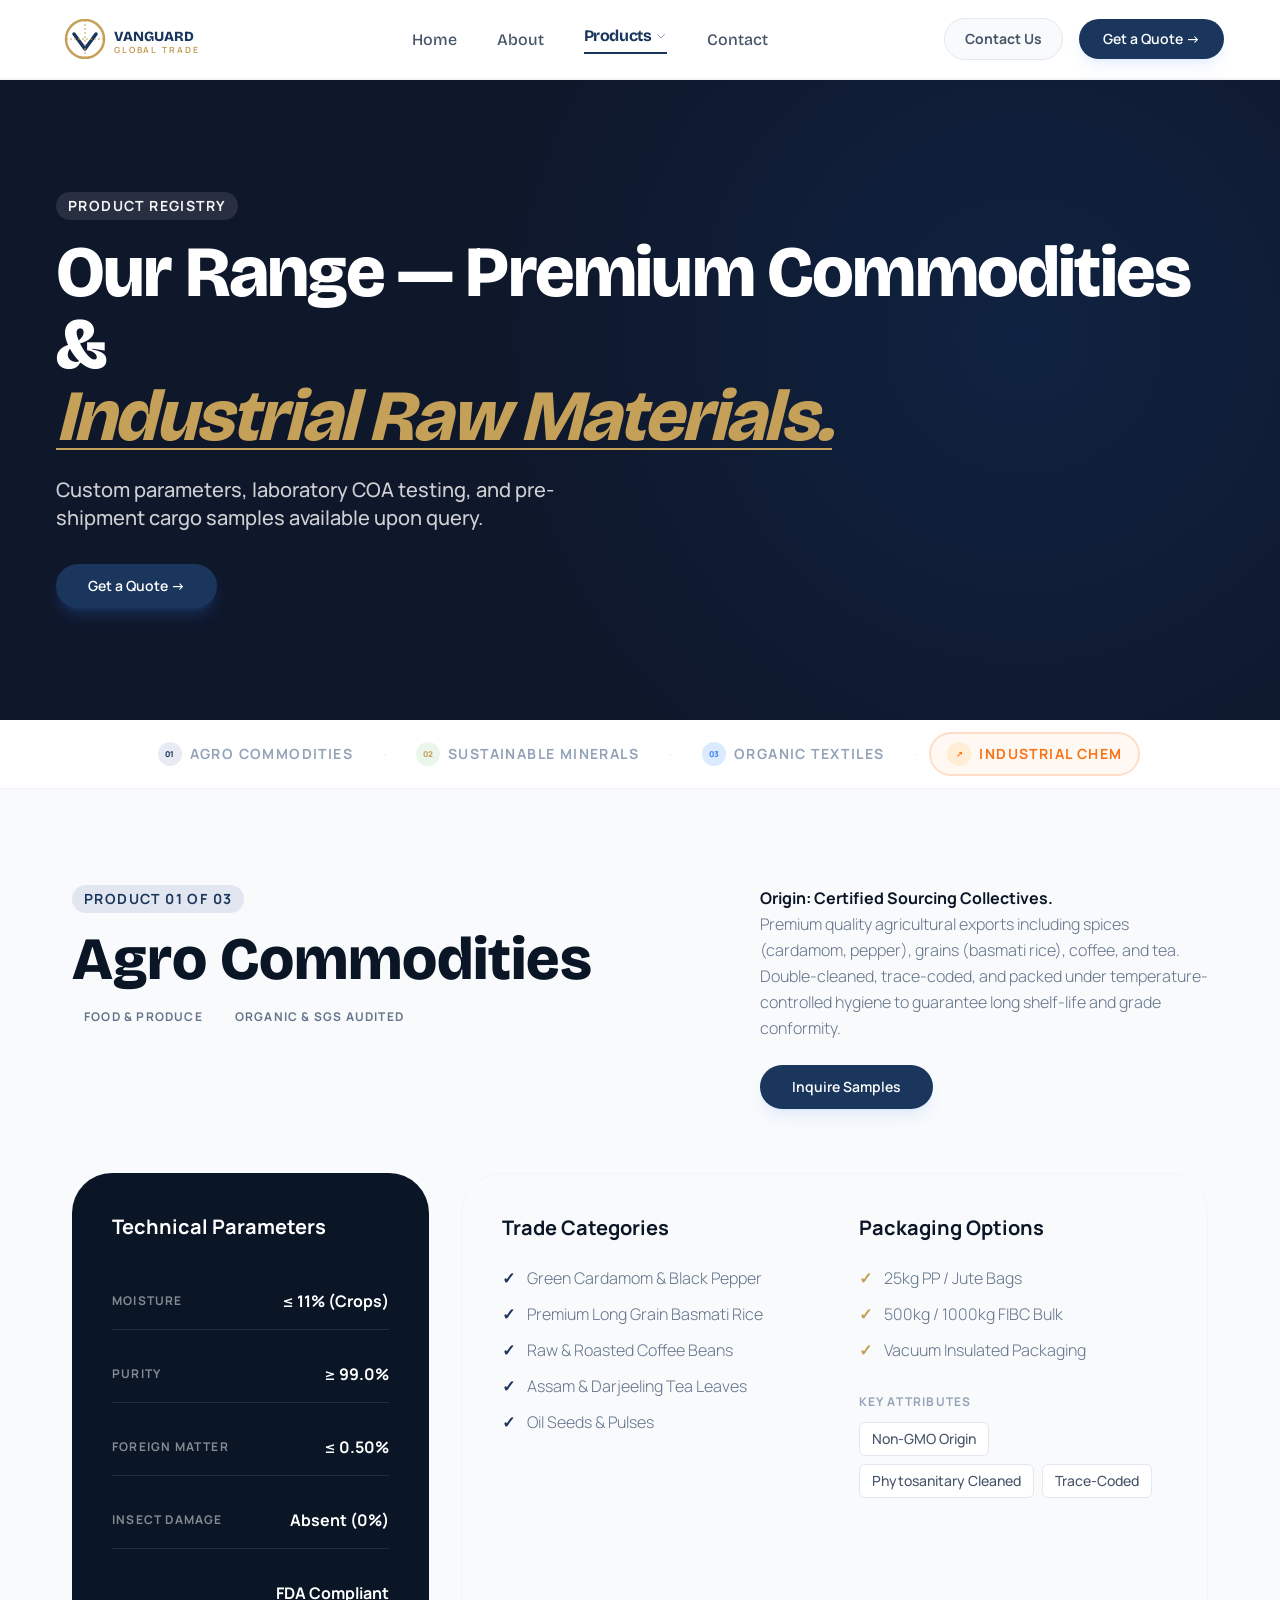
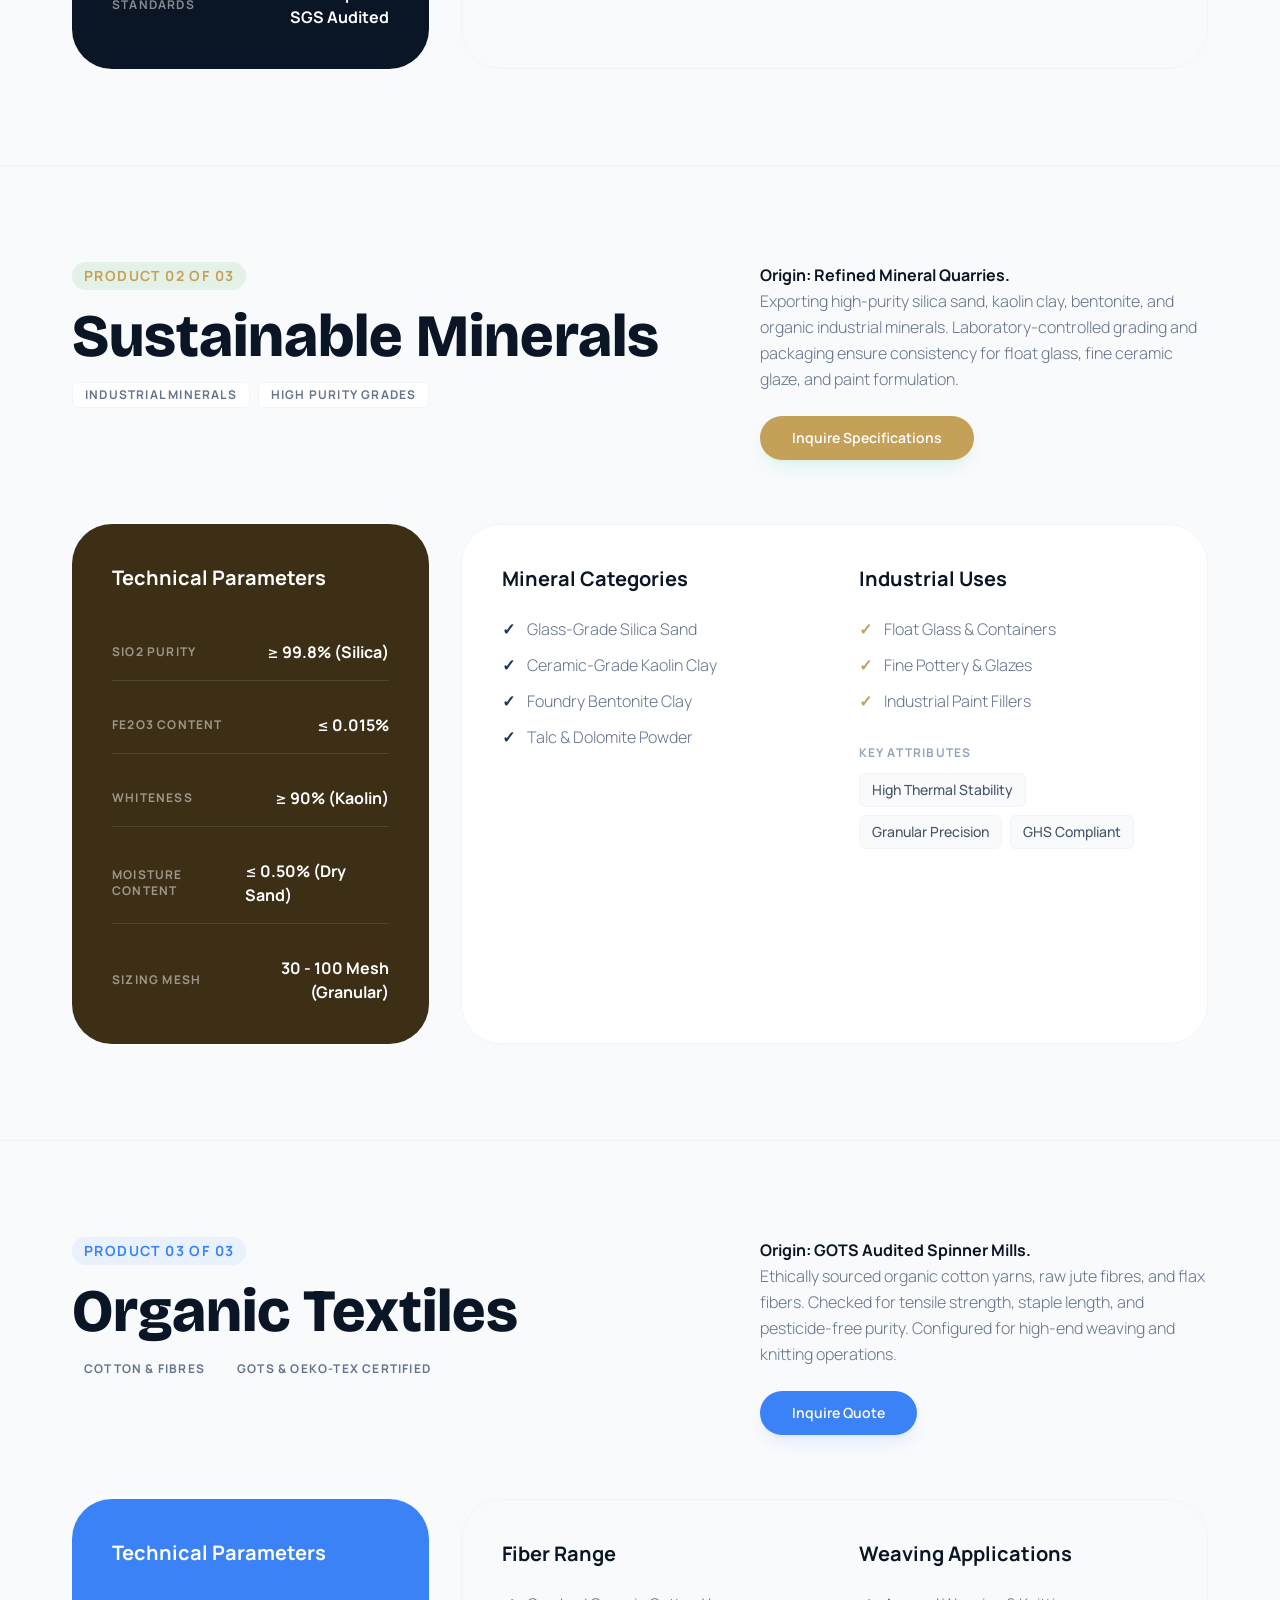
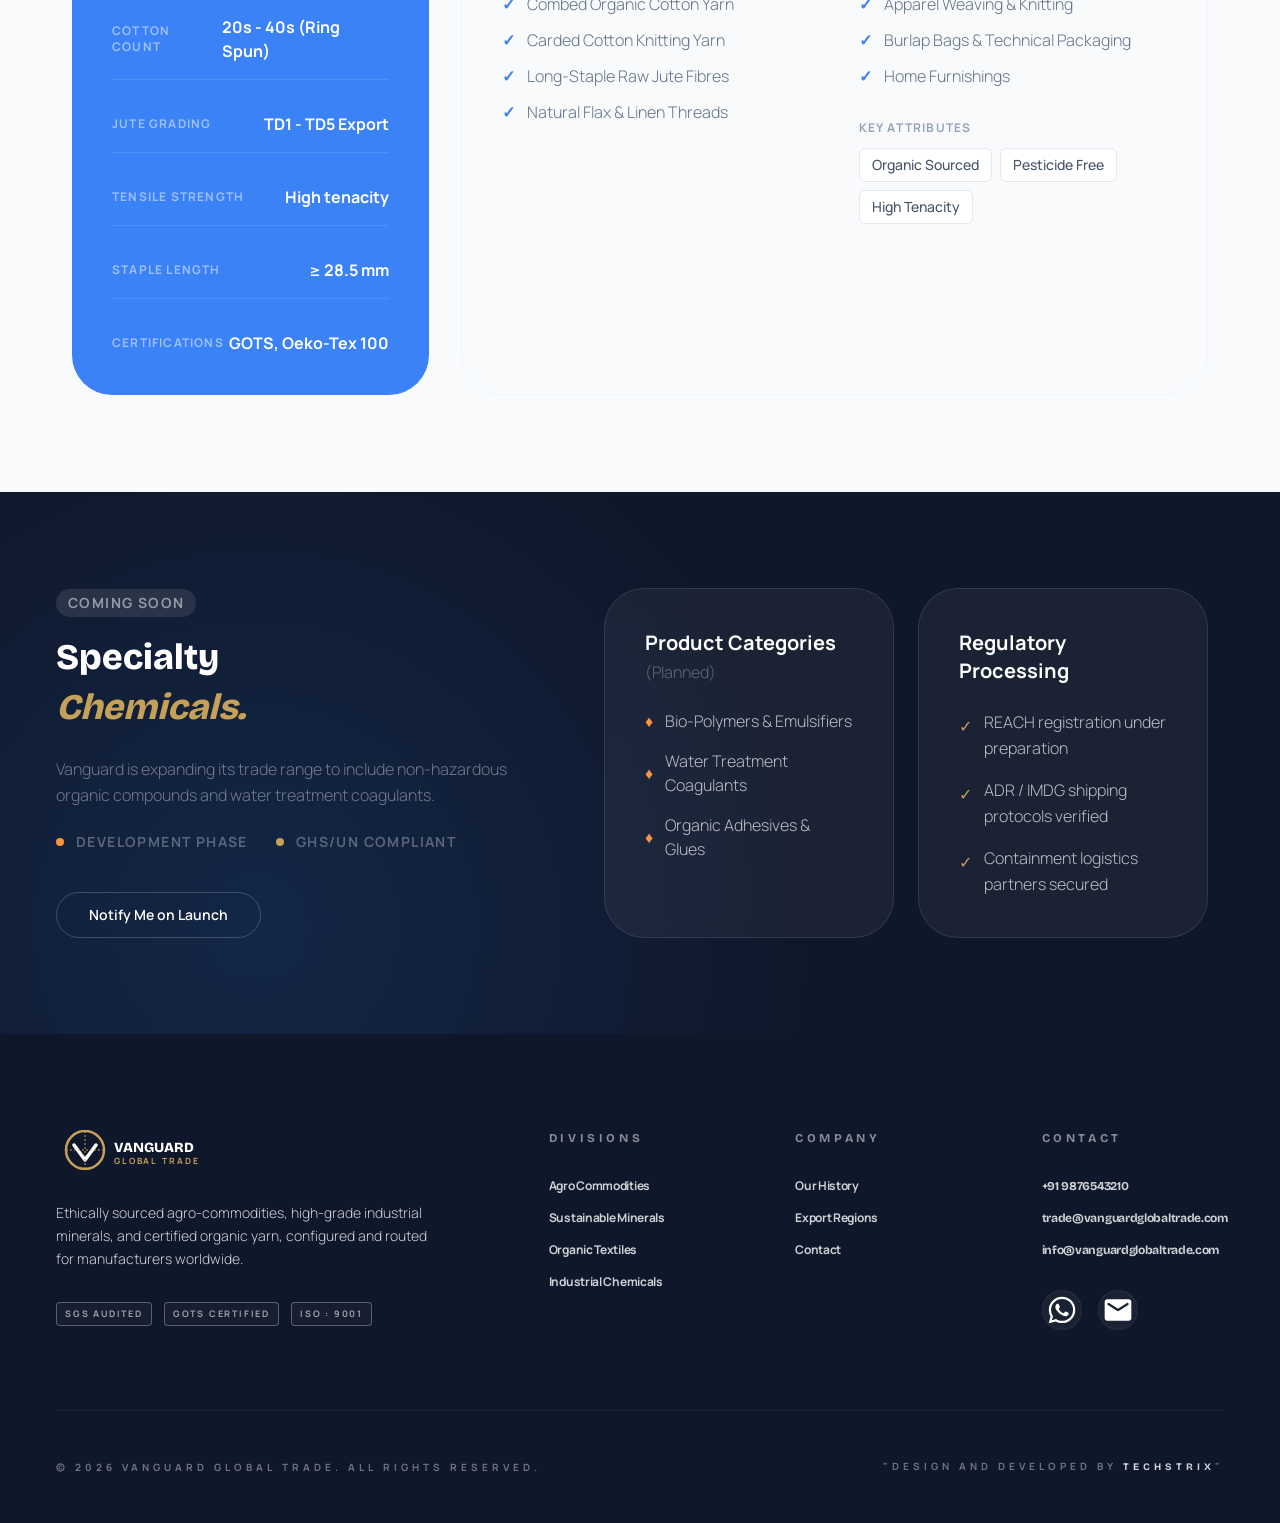
<file: products.html>
<!DOCTYPE html>
<html lang="en" class="scroll-smooth">
<head>
    <meta charset="UTF-8">
    <meta name="viewport" content="width=device-width, initial-scale=1.0">
    <title>Products — Vanguard Global Trade | Commodity Registry</title>
    <meta name="description" content="Browse our full trade index: Premium Agro-Commodities (spices, grains, tea), Sustainable Industrial Minerals (silica sand, kaolin clay), and Organic Textiles (cotton yarn, jute).">

    <!-- Compiled Tailwind CSS -->
    <link rel="stylesheet" href="css/tailwind.css">

    <!-- Google Fonts -->
    <link rel="preconnect" href="https://fonts.googleapis.com">
    <link rel="preconnect" href="https://fonts.gstatic.com" crossorigin>
    <link href="https://fonts.googleapis.com/css2?family=Bricolage+Grotesque:opsz,wght@12..96,400;12..96,600;12..96,700;12..96,800&family=Manrope:wght@300;400;500;600;700&display=swap" rel="stylesheet">

    <!-- Custom CSS (Only Essentials) -->
    <link rel="stylesheet" href="css/custom.css">
</head>
<body class="bg-slate-50 text-slate-900 font-manrope font-light overflow-x-hidden pt-20">

<!-- ══ NAVIGATION ════════════════════════════════════════ -->
<nav id="nav" class="fixed top-0 w-full z-[100] bg-white border-b border-slate-100 shadow-sm py-4 px-6 md:px-14 flex items-center justify-between transition-all duration-300">
    <a href="index.html" class="shrink-0 transition-opacity hover:opacity-80">
        <svg class="h-10 w-auto" viewBox="0 0 180 40" fill="none" xmlns="http://www.w3.org/2000/svg">
            <path d="M10 20C10 9.5 18.5 1 29 1C39.5 1 48 9.5 48 20C48 30.5 39.5 39 29 39C18.5 39 10 30.5 10 20Z" stroke="#c5a059" stroke-width="2.5" />
            <path d="M18 15L29 30L40 15" stroke="#1a365d" stroke-width="3.5" stroke-linecap="round" stroke-linejoin="round" />
            <path d="M29 1V39" stroke="#c5a059" stroke-width="1" stroke-dasharray="2 2" />
            <path d="M10 20H48" stroke="#c5a059" stroke-width="1" stroke-dasharray="2 2" />
            <text x="58" y="22" font-family="'Bricolage Grotesque', sans-serif" font-weight="800" font-size="14" fill="#1a365d">VANGUARD</text>
            <text x="58" y="34" font-family="'Manrope', sans-serif" font-weight="700" font-size="8.5" letter-spacing="0.22em" fill="#c5a059">GLOBAL TRADE</text>
        </svg>
    </a>

    <ul class="hidden md:flex items-center gap-10">
        <li>
            <a href="index.html" class="text-slate-600 hover:text-vkan-blue-vibe text-base font-medium transition-colors font-grotesque">Home</a>
        </li>
        <li>
            <a href="about.html" class="text-slate-600 hover:text-vkan-blue-vibe text-base font-medium transition-colors font-grotesque">About</a>
        </li>
        <li class="relative group py-2">
            <a href="products.html" class="flex items-center gap-1 text-vkan-blue-vibe font-bold text-base tracking-tight border-b-2 border-vkan-blue-vibe pb-1 font-grotesque cursor-pointer">
                Products
                <svg class="w-3 h-3 text-slate-400 group-hover:text-vkan-blue-vibe transition-transform group-hover:rotate-180" fill="none" stroke="currentColor" viewBox="0 0 24 24">
                    <path stroke-linecap="round" stroke-linejoin="round" stroke-width="2" d="M19 9l-7 7-7-7"></path>
                </svg>
            </a>
            <div class="absolute left-0 top-full opacity-0 invisible group-hover:opacity-100 group-hover:visible transition-all duration-300 z-50">
                <ul class="bg-white border border-slate-100 shadow-xl rounded-2xl p-2 w-48 flex flex-col gap-1 mt-2">
                    <li><a href="products.html#agro" class="block px-4 py-2 text-sm font-bold text-slate-600 hover:text-vkan-blue-vibe hover:bg-slate-50 rounded-xl transition-colors font-grotesque">Agro Commodities</a></li>
                    <li><a href="products.html#minerals" class="block px-4 py-2 text-sm font-bold text-slate-600 hover:text-vkan-blue-vibe hover:bg-slate-50 rounded-xl transition-colors font-grotesque">Sustainable Minerals</a></li>
                    <li><a href="products.html#textiles" class="block px-4 py-2 text-sm font-bold text-slate-600 hover:text-vkan-blue-vibe hover:bg-slate-50 rounded-xl transition-colors font-grotesque">Organic Textiles</a></li>
                    <li><a href="products.html#chemicals" class="block px-4 py-2 text-sm font-bold text-slate-600 hover:text-vkan-blue-vibe hover:bg-slate-50 rounded-xl transition-colors font-grotesque">Industrial Chemicals</a></li>
                </ul>
            </div>
        </li>
        <li>
            <a href="contact.html" class="text-slate-600 hover:text-vkan-blue-vibe text-base font-medium transition-colors font-grotesque">Contact</a>
        </li>
    </ul>

    <div class="hidden lg:flex items-center gap-4">
        <a href="contact.html" class="bg-slate-50 text-slate-600 hover:bg-slate-100 px-5 py-2.5 rounded-full text-sm font-bold transition-all border border-slate-200">Contact Us</a>
        <a href="inquiry.html" class="btn btn-blue py-2.5 px-6 text-sm shadow-lg shadow-blue-500/10">Get a Quote →</a>
    </div>

    <button id="hamBtn" class="md:hidden w-10 h-10 flex flex-col items-center justify-center gap-1.5 focus:outline-none">
        <span class="ham-line w-6 h-0.5 bg-vkan-blue-dark"></span>
        <span class="ham-line w-6 h-0.5 bg-vkan-blue-dark"></span>
        <span class="ham-line w-6 h-0.5 bg-vkan-blue-dark"></span>
    </button>
</nav>

<!-- Mobile Menu Overlay -->
<div id="mobMenu" class="fixed inset-0 z-[90] bg-white translate-x-full transition-transform duration-500 flex flex-col justify-start pt-28 pb-12 px-8 gap-8 overflow-y-auto">
    <a href="index.html" class="text-3xl font-extrabold font-grotesque text-slate-800 hover:text-vkan-blue-vibe transition-colors">Home</a>
    <a href="about.html" class="text-3xl font-extrabold font-grotesque text-slate-800 hover:text-vkan-blue-vibe transition-colors">About</a>
    <!-- Products accordion -->
    <div class="flex flex-col gap-0 border-l-2 border-slate-100 pl-0">
        <button id="mobProductsBtn" onclick="toggleMobProducts()" class="flex items-center justify-between text-3xl font-extrabold font-grotesque text-vkan-blue-vibe w-full text-left">
            Products
            <svg id="mobProductsChevron" class="w-6 h-6 text-vkan-blue-vibe transition-transform duration-300" fill="none" stroke="currentColor" viewBox="0 0 24 24">
                <path stroke-linecap="round" stroke-linejoin="round" stroke-width="2.5" d="M19 9l-7 7-7-7"></path>
            </svg>
        </button>
        <div id="mobProductsSub" class="flex flex-col gap-4 pl-5 border-l-2 border-vkan-blue-vibe/20 mt-5 hidden">
            <a href="products.html#agro" class="flex items-center gap-3 font-bold font-grotesque text-slate-600 hover:text-vkan-blue-vibe transition-colors">
                <span class="inline-flex items-center px-2.5 py-1 bg-vkan-blue-vibe/10 text-vkan-blue-vibe text-[9px] font-bold uppercase tracking-widest rounded-full">01</span>
                Agro Commodities
            </a>
            <a href="products.html#minerals" class="flex items-center gap-3 font-bold font-grotesque text-slate-600 hover:text-vkan-green-vibe transition-colors">
                <span class="inline-flex items-center px-2.5 py-1 bg-vkan-green-vibe/10 text-vkan-green-vibe text-[9px] font-bold uppercase tracking-widest rounded-full">02</span>
                Sustainable Minerals
            </a>
            <a href="products.html#textiles" class="flex items-center gap-3 font-bold font-grotesque text-slate-600 hover:text-blue-500 transition-colors">
                <span class="inline-flex items-center px-2.5 py-1 bg-blue-100 text-blue-500 text-[9px] font-bold uppercase tracking-widest rounded-full">03</span>
                Organic Textiles
            </a>
            <a href="products.html#chemicals" class="flex items-center gap-3 font-bold font-grotesque text-slate-600 hover:text-orange-500 transition-colors">
                <span class="inline-flex items-center px-2.5 py-1 bg-orange-100 text-orange-500 text-[9px] font-bold uppercase tracking-widest rounded-full">↗</span>
                Industrial Chemicals
            </a>
        </div>
    </div>
    <a href="contact.html" class="text-3xl font-extrabold font-grotesque text-slate-800 hover:text-vkan-blue-vibe transition-colors">Contact</a>
    <div class="mt-4 flex flex-col gap-4">
        <a href="inquiry.html" class="btn btn-blue">Get a Quote</a>
    </div>
</div>

    <!-- ══ PAGE HERO ═════════════════════════════════════════ -->
    <header class="bg-slate-900 py-28 px-6 md:px-14 relative overflow-hidden">
        <div class="absolute inset-0 bg-[radial-gradient(circle_at_80%_40%,#1151A0_0%,transparent_50%)] opacity-20">
        </div>
        <div class="max-w-7xl mx-auto relative z-10 text-center md:text-left">
            <span class="lbl bg-white/10 text-white/95 border-none">Product Registry</span>
            <h1 class="font-grotesque text-5xl md:text-7xl font-extrabold text-white leading-tight tracking-tight mb-6">
                Our Range — Premium Commodities & <br><span
                    class="text-vkan-green-vibe italic underline decoration-2 underline-offset-8">Industrial Raw Materials.</span>
            </h1>
            <p class="text-white/80 text-lg md:text-xl font-medium max-w-xl leading-relaxed mx-auto md:mx-0 mb-8">
                Custom parameters, laboratory COA testing, and pre-shipment cargo samples available upon query.
            </p>
            <div class="flex flex-wrap items-center justify-center md:justify-start gap-4">
                <a href="inquiry.html" class="btn btn-blue py-3 px-8 text-sm shadow-lg shadow-blue-500/20">Get a Quote
                    →</a>
            </div>
        </div>
    </header>

    <!-- ══ PRODUCT NAV TABS ═══════════════════════════════════ -->
    <nav id="prodNav"
        class="sticky top-20 z-50 bg-white/95 backdrop-blur-md border-b border-slate-100 py-3 px-4 md:px-14">
        <div
            class="flex items-center justify-start md:justify-center gap-2 md:gap-3 overflow-x-auto whitespace-nowrap scrollbar-hide max-w-7xl mx-auto">
            <a href="#agro" data-section="agro"
                class="prod-tab group flex items-center gap-2 px-3 md:px-4 py-2 rounded-full border-2 border-transparent transition-all duration-300 text-slate-400 hover:text-vkan-blue-vibe">
                <span
                    class="inline-flex items-center justify-center w-5 h-5 md:w-6 md:h-6 bg-vkan-blue-vibe/10 text-vkan-blue-vibe text-[8px] font-black rounded-full shrink-0 transition-colors">01</span>
                <span class="text-xs md:text-sm font-bold uppercase tracking-widest">Agro Commodities</span>
            </a>
            <span class="text-slate-200 font-light hidden md:inline">·</span>
            <a href="#minerals" data-section="minerals"
                class="prod-tab group flex items-center gap-2 px-3 md:px-4 py-2 rounded-full border-2 border-transparent transition-all duration-300 text-slate-400 hover:text-vkan-green-vibe">
                <span
                    class="inline-flex items-center justify-center w-5 h-5 md:w-6 md:h-6 bg-vkan-green-vibe/10 text-vkan-green-vibe text-[8px] font-black rounded-full shrink-0 transition-colors">02</span>
                <span class="text-xs md:text-sm font-bold uppercase tracking-widest">Sustainable Minerals</span>
            </a>
            <span class="text-slate-200 font-light hidden md:inline">·</span>
            <a href="#textiles" data-section="textiles"
                class="prod-tab group flex items-center gap-2 px-3 md:px-4 py-2 rounded-full border-2 border-transparent transition-all duration-300 text-slate-400 hover:text-blue-500">
                <span
                    class="inline-flex items-center justify-center w-5 h-5 md:w-6 md:h-6 bg-blue-100 text-blue-500 text-[8px] font-black rounded-full shrink-0 transition-colors">03</span>
                <span class="text-xs md:text-sm font-bold uppercase tracking-widest">Organic Textiles</span>
            </a>
            <span class="text-slate-200 font-light hidden md:inline">·</span>
            <a href="#chemicals" data-section="chemicals"
                class="prod-tab group flex items-center gap-2 px-3 md:px-4 py-2 rounded-full border-2 border-transparent transition-all duration-300 text-slate-400 hover:text-orange-500">
                <span
                    class="inline-flex items-center justify-center w-5 h-5 md:w-6 md:h-6 bg-orange-100 text-orange-500 text-[8px] font-black rounded-full shrink-0 transition-colors">↗</span>
                <span class="text-xs md:text-sm font-bold uppercase tracking-widest">Industrial Chem</span>
            </a>
        </div>
    </nav>

    <style>
        .prod-tab {
            transition: all 0.3s cubic-bezier(0.4, 0, 0.2, 1);
        }

        .prod-tab:hover {
            transform: translateY(-1px);
        }

        .prod-tab:active {
            transform: translateY(1px) scale(0.98);
        }

        .prod-tab.tab-active-blue {
            color: #1A365D;
            border-color: rgba(26, 54, 93, 0.2);
            background: rgba(26, 54, 93, 0.05);
        }

        .prod-tab.tab-active-green {
            color: #C5A059;
            border-color: rgba(197, 160, 89, 0.2);
            background: rgba(197, 160, 89, 0.05);
        }

        .prod-tab.tab-active-blue2 {
            color: #3b82f6;
            border-color: rgba(59, 130, 246, 0.2);
            background: rgba(59, 130, 246, 0.05);
        }

        .prod-tab.tab-active-orange {
            color: #f97316;
            border-color: rgba(249, 115, 22, 0.2);
            background: rgba(249, 115, 22, 0.05);
        }
    </style>

    <!-- ══ AGRO COMMODITIES ══════════════════════════════════ -->
    <section id="agro" class="py-24 px-6 md:px-14 border-b border-slate-100 scroll-mt-36">
        <div class="max-w-7xl mx-auto">
            <!-- Header -->
            <div class="flex flex-col md:flex-row justify-between items-start gap-12 mb-16 px-4">
                <div class="reveal">
                    <span class="lbl bg-vkan-blue-vibe/10 text-vkan-blue-vibe">Product 01 of 03</span>
                    <h2 class="font-grotesque text-4xl md:text-6xl font-extrabold text-vkan-blue-dark mb-4">Agro Commodities</h2>
                    <div class="flex flex-wrap gap-2 mb-6">
                        <span
                            class="text-xs uppercase font-bold tracking-widest px-3 py-1 bg-slate-50 text-slate-500 rounded-md">Food & Produce</span>
                        <span
                            class="text-xs uppercase font-bold tracking-widest px-3 py-1 bg-slate-50 text-slate-500 rounded-md">Organic & SGS Audited</span>
                    </div>
                </div>
                <div class="max-w-md reveal" style="transition-delay: 100ms">
                    <p class="text-slate-500 font-light text-base leading-relaxed mb-6">
                        <strong class="text-vkan-blue-dark font-bold">Origin: Certified Sourcing Collectives.</strong> <br>
                        Premium quality agricultural exports including spices (cardamom, pepper), grains (basmati rice), coffee, and tea. Double-cleaned, trace-coded, and packed under temperature-controlled hygiene to guarantee long shelf-life and grade conformity.
                    </p>
                    <div class="flex gap-4">
                        <a href="inquiry.html"
                            class="btn btn-blue py-3 px-8 text-sm shadow-lg shadow-blue-500/10">Inquire Samples</a>
                    </div>
                </div>
            </div>

            <!-- Content Grid -->
            <div class="grid grid-cols-1 lg:grid-cols-3 gap-8 px-4 reveal">
                <!-- Specs Panel -->
                <div class="bg-vkan-blue-dark p-10 rounded-[40px] text-white">
                    <h4 class="font-bold text-xl mb-8">Technical Parameters</h4>
                    <div class="space-y-4">
                        <div class="spec-row border-white/10 relative">
                            <span class="spec-label text-white/50">Moisture</span>
                            <span class="spec-value text-white">≤ 11% (Crops)</span>
                        </div>
                        <div class="spec-row border-white/10 relative">
                            <span class="spec-label text-white/50">Purity</span>
                            <span class="spec-value text-white">≥ 99.0%</span>
                        </div>
                        <div class="spec-row border-white/10 relative">
                            <span class="spec-label text-white/50">Foreign Matter</span>
                            <span class="spec-value text-white">≤ 0.50%</span>
                        </div>
                        <div class="spec-row border-white/10 relative">
                            <span class="spec-label text-white/50">Insect Damage</span>
                            <span class="spec-value text-white">Absent (0%)</span>
                        </div>
                        <div class="spec-row border-transparent pb-0 relative">
                            <span class="spec-label text-white/50">Standards</span>
                            <span class="spec-value text-white text-right">FDA Compliant<br>SGS Audited</span>
                        </div>
                    </div>
                </div>

                <!-- Applications Panel -->
                <div
                    class="bg-slate-50 p-10 rounded-[40px] lg:col-span-2 border border-slate-100 flex flex-col md:flex-row gap-12">
                    <div class="flex-1">
                        <h4 class="font-bold text-xl text-vkan-blue-dark mb-6">Trade Categories</h4>
                        <ul class="space-y-3">
                            <li class="flex gap-3 text-base text-slate-500"><span
                                    class="text-vkan-blue-vibe font-bold">✓</span> Green Cardamom & Black Pepper</li>
                            <li class="flex gap-3 text-base text-slate-500"><span
                                    class="text-vkan-blue-vibe font-bold">✓</span> Premium Long Grain Basmati Rice</li>
                            <li class="flex gap-3 text-base text-slate-500"><span
                                    class="text-vkan-blue-vibe font-bold">✓</span> Raw & Roasted Coffee Beans</li>
                            <li class="flex gap-3 text-base text-slate-500"><span
                                    class="text-vkan-blue-vibe font-bold">✓</span> Assam & Darjeeling Tea Leaves</li>
                            <li class="flex gap-3 text-base text-slate-500"><span
                                    class="text-vkan-blue-vibe font-bold">✓</span> Oil Seeds & Pulses</li>
                        </ul>
                    </div>
                    <div class="flex-1">
                        <h4 class="font-bold text-xl text-vkan-blue-dark mb-6">Packaging Options</h4>
                        <ul class="space-y-3 mb-8">
                            <li class="flex gap-3 text-base text-slate-500"><span
                                    class="text-vkan-green-vibe font-bold">✓</span> 25kg PP / Jute Bags</li>
                            <li class="flex gap-3 text-base text-slate-500"><span
                                    class="text-vkan-green-vibe font-bold">✓</span> 500kg / 1000kg FIBC Bulk</li>
                            <li class="flex gap-3 text-base text-slate-500"><span
                                    class="text-vkan-green-vibe font-bold">✓</span> Vacuum Insulated Packaging</li>
                        </ul>

                        <h5 class="text-xs font-bold uppercase tracking-widest text-slate-400 mb-3">Key Attributes</h5>
                        <div class="flex flex-wrap gap-2">
                            <span
                                class="text-sm bg-white border border-slate-200 px-3 py-1.5 rounded-md text-slate-600 font-medium">Non-GMO Origin</span>
                            <span
                                class="text-sm bg-white border border-slate-200 px-3 py-1.5 rounded-md text-slate-600 font-medium">Phytosanitary Cleaned</span>
                            <span
                                class="text-sm bg-white border border-slate-200 px-3 py-1.5 rounded-md text-slate-600 font-medium">Trace-Coded</span>
                        </div>
                    </div>
                </div>
            </div>
        </div>
    </section>

    <!-- ══ SUSTAINABLE MINERALS ══════════════════════════════ -->
    <section id="minerals" class="py-24 px-6 md:px-14 border-b border-slate-100 scroll-mt-36 bg-slate-50">
        <div class="max-w-7xl mx-auto">
            <!-- Header -->
            <div class="flex flex-col md:flex-row justify-between items-start gap-12 mb-16 px-4">
                <div class="reveal">
                    <span class="lbl bg-vkan-green-vibe/10 text-vkan-green-vibe">Product 02 of 03</span>
                    <h2 class="font-grotesque text-4xl md:text-6xl font-extrabold text-vkan-blue-dark mb-4">Sustainable Minerals</h2>
                    <div class="flex flex-wrap gap-2 mb-6">
                        <span
                            class="text-xs uppercase font-bold tracking-widest px-3 py-1 bg-white border border-slate-100 text-slate-500 rounded-md">Industrial Minerals</span>
                        <span
                            class="text-xs uppercase font-bold tracking-widest px-3 py-1 bg-white border border-slate-100 text-slate-500 rounded-md">High Purity Grades</span>
                    </div>
                </div>
                <div class="max-w-md reveal" style="transition-delay: 100ms">
                    <p class="text-slate-500 font-light text-base leading-relaxed mb-6">
                        <strong class="text-vkan-blue-dark font-bold">Origin: Refined Mineral Quarries.</strong> <br>
                        Exporting high-purity silica sand, kaolin clay, bentonite, and organic industrial minerals. Laboratory-controlled grading and packaging ensure consistency for float glass, fine ceramic glaze, and paint formulation.
                    </p>
                    <div class="flex gap-4">
                        <a href="inquiry.html"
                            class="btn btn-green py-3 px-8 text-sm shadow-lg shadow-green-500/10">Inquire Specifications</a>
                    </div>
                </div>
            </div>

            <!-- Content Grid -->
            <div class="grid grid-cols-1 lg:grid-cols-3 gap-8 px-4 reveal">
                <!-- Specs Panel -->
                <div class="bg-vkan-green-dark p-10 rounded-[40px] text-white">
                    <h4 class="font-bold text-xl mb-8">Technical Parameters</h4>
                    <div class="space-y-4">
                        <div class="spec-row border-white/10 relative">
                            <span class="spec-label text-white/50">SiO2 Purity</span>
                            <span class="spec-value text-white">≥ 99.8% (Silica)</span>
                        </div>
                        <div class="spec-row border-white/10 relative">
                            <span class="spec-label text-white/50">Fe2O3 Content</span>
                            <span class="spec-value text-white">≤ 0.015%</span>
                        </div>
                        <div class="spec-row border-white/10 relative">
                            <span class="spec-label text-white/50">Whiteness</span>
                            <span class="spec-value text-white">≥ 90% (Kaolin)</span>
                        </div>
                        <div class="spec-row border-white/10 relative">
                            <span class="spec-label text-white/50">Moisture Content</span>
                            <span class="spec-value text-white">≤ 0.50% (Dry Sand)</span>
                        </div>
                        <div class="spec-row border-transparent pb-0 relative">
                            <span class="spec-label text-white/50">Sizing Mesh</span>
                            <span class="spec-value text-white text-right">30 - 100 Mesh<br>(Granular)</span>
                        </div>
                    </div>
                </div>

                <!-- Applications Panel -->
                <div
                    class="bg-white p-10 rounded-[40px] lg:col-span-2 border border-slate-100 flex flex-col md:flex-row gap-12">
                    <div class="flex-1">
                        <h4 class="font-bold text-xl text-vkan-blue-dark mb-6">Mineral Categories</h4>
                        <ul class="space-y-3">
                            <li class="flex gap-3 text-base text-slate-500"><span
                                    class="text-vkan-blue-vibe font-bold">✓</span> Glass-Grade Silica Sand</li>
                            <li class="flex gap-3 text-base text-slate-500"><span
                                    class="text-vkan-blue-vibe font-bold">✓</span> Ceramic-Grade Kaolin Clay</li>
                            <li class="flex gap-3 text-base text-slate-500"><span
                                    class="text-vkan-blue-vibe font-bold">✓</span> Foundry Bentonite Clay</li>
                            <li class="flex gap-3 text-base text-slate-500"><span
                                    class="text-vkan-blue-vibe font-bold">✓</span> Talc & Dolomite Powder</li>
                        </ul>
                    </div>
                    <div class="flex-1">
                        <h4 class="font-bold text-xl text-vkan-blue-dark mb-6">Industrial Uses</h4>
                        <ul class="space-y-3 mb-8">
                            <li class="flex gap-3 text-base text-slate-500"><span
                                    class="text-vkan-green-vibe font-bold">✓</span> Float Glass & Containers</li>
                            <li class="flex gap-3 text-base text-slate-500"><span
                                    class="text-vkan-green-vibe font-bold">✓</span> Fine Pottery & Glazes</li>
                            <li class="flex gap-3 text-base text-slate-500"><span
                                    class="text-vkan-green-vibe font-bold">✓</span> Industrial Paint Fillers</li>
                        </ul>

                        <h5 class="text-xs font-bold uppercase tracking-widest text-slate-400 mb-3">Key Attributes</h5>
                        <div class="flex flex-wrap gap-2">
                            <span
                                class="text-sm bg-slate-50 border border-slate-100 px-3 py-1.5 rounded-md text-slate-600 font-medium">High Thermal Stability</span>
                            <span
                                class="text-sm bg-slate-50 border border-slate-100 px-3 py-1.5 rounded-md text-slate-600 font-medium">Granular Precision</span>
                            <span
                                class="text-sm bg-slate-50 border border-slate-100 px-3 py-1.5 rounded-md text-slate-600 font-medium">GHS Compliant</span>
                        </div>
                    </div>
                </div>
            </div>
        </div>
    </section>

    <!-- ══ ORGANIC TEXTILES ═════════════════════════════════ -->
    <section id="textiles" class="py-24 px-6 md:px-14 border-b border-slate-100 scroll-mt-36">
        <div class="max-w-7xl mx-auto">
            <!-- Header -->
            <div class="flex flex-col md:flex-row justify-between items-start gap-12 mb-16 px-4">
                <div class="reveal">
                    <span class="lbl bg-blue-400/10 text-blue-500">Product 03 of 03</span>
                    <h2 class="font-grotesque text-4xl md:text-6xl font-extrabold text-vkan-blue-dark mb-4">Organic Textiles</h2>
                    <div class="flex flex-wrap gap-2 mb-6">
                        <span
                            class="text-xs uppercase font-bold tracking-widest px-3 py-1 bg-slate-50 text-slate-500 rounded-md">Cotton & Fibres</span>
                        <span
                            class="text-xs uppercase font-bold tracking-widest px-3 py-1 bg-slate-50 text-slate-500 rounded-md">GOTS & Oeko-Tex Certified</span>
                    </div>
                </div>
                <div class="max-w-md reveal" style="transition-delay: 100ms">
                    <p class="text-slate-500 font-light text-base leading-relaxed mb-6">
                        <strong class="text-vkan-blue-dark font-bold">Origin: GOTS Audited Spinner Mills.</strong> <br>
                        Ethically sourced organic cotton yarns, raw jute fibres, and flax fibers. Checked for tensile strength, staple length, and pesticide-free purity. Configured for high-end weaving and knitting operations.
                    </p>
                    <div class="flex gap-4">
                        <a href="inquiry.html" class="btn bg-blue-500 text-white hover:bg-blue-600 py-3 px-8 text-sm shadow-lg shadow-blue-500/10">Inquire Quote</a>
                    </div>
                </div>
            </div>

            <!-- Content Grid -->
            <div class="grid grid-cols-1 lg:grid-cols-3 gap-8 px-4 reveal">
                <!-- Specs Panel -->
                <div class="bg-blue-500 p-10 rounded-[40px] text-white">
                    <h4 class="font-bold text-xl mb-8">Technical Parameters</h4>
                    <div class="space-y-4">
                        <div class="spec-row border-white/10 relative">
                            <span class="spec-label text-white/50">Cotton Count</span>
                            <span class="spec-value text-white">20s - 40s (Ring Spun)</span>
                        </div>
                        <div class="spec-row border-white/10 relative">
                            <span class="spec-label text-white/50">Jute Grading</span>
                            <span class="spec-value text-white">TD1 - TD5 Export</span>
                        </div>
                        <div class="spec-row border-white/10 relative">
                            <span class="spec-label text-white/50">Tensile Strength</span>
                            <span class="spec-value text-white">High tenacity</span>
                        </div>
                        <div class="spec-row border-white/10 relative">
                            <span class="spec-label text-white/50">Staple Length</span>
                            <span class="spec-value text-white">≥ 28.5 mm</span>
                        </div>
                        <div class="spec-row border-transparent pb-0 relative">
                            <span class="spec-label text-white/50">Certifications</span>
                            <span class="spec-value text-white text-right">GOTS, Oeko-Tex 100</span>
                        </div>
                    </div>
                </div>

                <!-- Applications Panel -->
                <div
                    class="bg-slate-50 p-10 rounded-[40px] lg:col-span-2 border border-slate-100 flex flex-col md:flex-row gap-12">
                    <div class="flex-1">
                        <h4 class="font-bold text-xl text-vkan-blue-dark mb-6">Fiber Range</h4>
                        <ul class="space-y-3">
                            <li class="flex gap-3 text-base text-slate-500"><span
                                    class="text-blue-500 font-bold">✓</span> Combed Organic Cotton Yarn</li>
                            <li class="flex gap-3 text-base text-slate-500"><span
                                    class="text-blue-500 font-bold">✓</span> Carded Cotton Knitting Yarn</li>
                            <li class="flex gap-3 text-base text-slate-500"><span
                                    class="text-blue-500 font-bold">✓</span> Long-Staple Raw Jute Fibres</li>
                            <li class="flex gap-3 text-base text-slate-500"><span
                                    class="text-blue-500 font-bold">✓</span> Natural Flax & Linen Threads</li>
                        </ul>
                    </div>
                    <div class="flex-1">
                        <h4 class="font-bold text-xl text-vkan-blue-dark mb-6">Weaving Applications</h4>
                        <ul class="space-y-3 mb-8">
                            <li class="flex gap-3 text-base text-slate-500"><span
                                    class="text-blue-500 font-bold">✓</span> Apparel Weaving & Knitting</li>
                            <li class="flex gap-3 text-base text-slate-500"><span
                                    class="text-blue-500 font-bold">✓</span> Burlap Bags & Technical Packaging</li>
                            <li class="flex gap-3 text-base text-slate-500"><span
                                    class="text-blue-500 font-bold">✓</span> Home Furnishings</li>
                        </ul>

                        <h5 class="text-xs font-bold uppercase tracking-widest text-slate-400 mb-3">Key Attributes</h5>
                        <div class="flex flex-wrap gap-2">
                            <span
                                class="text-sm bg-white border border-slate-200 px-3 py-1.5 rounded-md text-slate-600 font-medium">Organic Sourced</span>
                            <span
                                class="text-sm bg-white border border-slate-200 px-3 py-1.5 rounded-md text-slate-600 font-medium">Pesticide Free</span>
                            <span
                                class="text-sm bg-white border border-slate-200 px-3 py-1.5 rounded-md text-slate-600 font-medium">High Tenacity</span>
                        </div>
                    </div>
                </div>
            </div>
        </div>
    </section>

    <!-- ══ SPECIALTY CHEMICALS ══════════════════════════════ -->
    <section id="chemicals" class="py-24 px-6 md:px-14 bg-slate-900 relative overflow-hidden scroll-mt-36">
        <div class="absolute inset-0 bg-[radial-gradient(circle_at_20%_80%,rgba(43,127,232,0.15)_0%,transparent_50%)]">
        </div>
        <div class="max-w-7xl mx-auto relative z-10 flex flex-col md:flex-row gap-20 items-center">
            <div class="w-full md:w-5/12 reveal">
                <span class="lbl bg-white/10 text-white/50 border-none">Coming Soon</span>
                <h2 class="font-grotesque text-4xl font-extrabold text-white mb-6 leading-snug">Specialty <br><span
                        class="text-vkan-green-vibe italic">Chemicals.</span></h2>
                <p class="text-white/40 text-base leading-relaxed mb-6 font-light">
                    Vanguard is expanding its trade range to include non-hazardous organic compounds and water treatment coagulants.
                </p>
                <div class="flex items-center gap-3 text-sm font-bold text-white/30 uppercase tracking-widest mb-10">
                    <span class="w-2 h-2 rounded-full bg-orange-400"></span> Development Phase
                    <span class="ml-4 w-2 h-2 rounded-full bg-vkan-green-vibe"></span> GHS/UN Compliant
                </div>
                <a href="contact.html"
                    class="btn btn-outline border-white/20 text-white hover:bg-white hover:text-vkan-blue-dark py-3 px-8 text-sm">Notify Me on Launch</a>
            </div>

            <div class="w-full md:w-7/12 grid grid-cols-1 sm:grid-cols-2 gap-6 px-4">
                <!-- Product Categories -->
                <div
                    class="p-10 bg-white/5 backdrop-blur-md rounded-[40px] border border-white/10 reveal group hover:bg-white/10 transition-colors">
                    <h4 class="text-xl font-bold mb-6 text-white">Product Categories <span
                            class="text-white/30 text-base font-light">(Planned)</span></h4>
                    <ul class="space-y-4">
                        <li class="flex items-center gap-3 text-white/70 text-base"><span
                                class="text-orange-400">♦</span> Bio-Polymers & Emulsifiers</li>
                        <li class="flex items-center gap-3 text-white/70 text-base"><span
                                class="text-orange-400">♦</span> Water Treatment Coagulants</li>
                        <li class="flex items-center gap-3 text-white/70 text-base"><span
                                class="text-orange-400">♦</span> Organic Adhesives & Glues</li>
                    </ul>
                </div>

                <!-- Regulatory -->
                <div class="p-10 bg-white/5 backdrop-blur-md rounded-[40px] border border-white/10 reveal group hover:bg-white/10 transition-colors"
                    style="transition-delay: 100ms">
                    <h4 class="text-xl font-bold mb-6 text-white">Regulatory Processing</h4>
                    <ul class="space-y-4">
                        <li class="flex items-start gap-3 text-white/70 text-base leading-relaxed">
                            <span class="text-vkan-green-vibe mt-1">✓</span> REACH registration under preparation
                        </li>
                        <li class="flex items-start gap-3 text-white/70 text-base leading-relaxed">
                            <span class="text-vkan-green-vibe mt-1">✓</span> ADR / IMDG shipping protocols verified
                        </li>
                        <li class="flex items-start gap-3 text-white/70 text-base leading-relaxed">
                            <span class="text-vkan-green-vibe mt-1">✓</span> Containment logistics partners secured
                        </li>
                    </ul>
                </div>
            </div>
        </div>
    </section>

    <!-- ══ FOOTER ═══════════════════════════════════════════ -->
    <footer class="bg-slate-900 text-white pt-24 pb-12 px-6 md:px-14">
        <div class="max-w-7xl mx-auto">
            <div class="grid grid-cols-1 md:grid-cols-2 lg:grid-cols-5 gap-12 md:gap-16 mb-20 text-center md:text-left">
                <div class="col-span-1 md:col-span-2 lg:col-span-2 flex flex-col items-center md:items-start text-center md:text-left">
                    <svg class="h-10 w-auto mb-8" viewBox="0 0 180 40" fill="none" xmlns="http://www.w3.org/2000/svg">
                        <path d="M10 20C10 9.5 18.5 1 29 1C39.5 1 48 9.5 48 20C48 30.5 39.5 39 29 39C18.5 39 10 30.5 10 20Z" stroke="#c5a059" stroke-width="2.5" />
                        <path d="M18 15L29 30L40 15" stroke="#ffffff" stroke-width="3.5" stroke-linecap="round" stroke-linejoin="round" />
                        <path d="M29 1V39" stroke="#c5a059" stroke-width="1" stroke-dasharray="2 2" />
                        <path d="M10 20H48" stroke="#c5a059" stroke-width="1" stroke-dasharray="2 2" />
                        <text x="58" y="22" font-family="'Bricolage Grotesque', sans-serif" font-weight="800" font-size="14" fill="#ffffff">VANGUARD</text>
                        <text x="58" y="34" font-family="'Manrope', sans-serif" font-weight="700" font-size="8.5" letter-spacing="0.22em" fill="#c5a059">GLOBAL TRADE</text>
                    </svg>
                    <p class="text-white/80 font-light text-sm leading-relaxed max-w-sm mb-8">
                        Ethically sourced agro-commodities, high-grade industrial minerals, and certified organic yarn, configured and routed for manufacturers worldwide.
                    </p>
                    <div class="flex flex-wrap items-center justify-center md:justify-start gap-3 opacity-60">
                        <span class="text-[9px] font-bold uppercase tracking-[0.2em] px-2 py-1 bg-white/5 border border-white/50 rounded">SGS AUDITED</span>
                        <span class="text-[9px] font-bold uppercase tracking-[0.2em] px-2 py-1 bg-white/5 border border-white/50 rounded">GOTS CERTIFIED</span>
                        <span class="text-[9px] font-bold uppercase tracking-[0.2em] px-2 py-1 bg-white/5 border border-white/50 rounded">ISO : 9001</span>
                    </div>
                </div>
                <div class="col-span-1">
                    <h5 class="font-bold text-xs uppercase tracking-[0.3em] text-white/50 mb-8 font-grotesque">Divisions</h5>
                    <ul class="flex flex-col gap-4 text-xs font-bold text-white/80 tracking-tight">
                        <li><a href="products.html#agro" class="hover:text-white/60 transition-colors">Agro Commodities</a></li>
                        <li><a href="products.html#minerals" class="hover:text-white/60 transition-colors">Sustainable Minerals</a></li>
                        <li><a href="products.html#textiles" class="hover:text-white/60 transition-colors">Organic Textiles</a></li>
                        <li><a href="products.html#chemicals" class="hover:text-white/60 transition-colors">Industrial Chemicals</a></li>
                    </ul>
                </div>
                <div class="col-span-1">
                    <h5 class="font-bold text-xs uppercase tracking-[0.3em] text-white/50 mb-8 font-grotesque">Company</h5>
                    <ul class="flex flex-col gap-4 text-xs font-bold text-white/80 tracking-tight">
                        <li><a href="about.html#our-story" class="hover:text-white/60 transition-colors">Our History</a></li>
                        <li><a href="about.html#export" class="hover:text-white/60 transition-colors">Export Regions</a></li>
                        <li><a href="contact.html" class="hover:text-white/60 transition-colors">Contact</a></li>
                    </ul>
                </div>
                <div class="col-span-1 md:col-span-2 lg:col-span-1 flex flex-col items-center md:items-start text-center md:text-left">
                    <h5 class="font-bold text-xs uppercase tracking-[0.3em] text-white/50 mb-8 font-grotesque">Contact</h5>
                    <ul class="flex flex-col gap-4 text-xs font-bold text-white/80 tracking-tight items-center md:items-start">
                        <li class="font-grotesque">+91 9876543210</li>
                        <li class="font-grotesque">trade@vanguardglobaltrade.com</li>
                        <li class="font-grotesque">info@vanguardglobaltrade.com</li>
                        <li class="mt-4 flex gap-4 justify-center md:justify-start">
                            <a href="#" class="w-10 h-10 rounded-full bg-white/5 border border-white/5 flex items-center justify-center hover:bg-vkan-blue-vibe transition-colors">
                                <svg class="size-8" viewBox="0 0 24 24">
                                    <path fill="#fff" d="M19.05 4.91A9.82 9.82 0 0 0 12.04 2c-5.46 0-9.91 4.45-9.91 9.91c0 1.75.46 3.45 1.32 4.95L2.05 22l5.25-1.38c1.45.79, 3.08 1.21 4.74 1.21c5.46 0 9.91-4.45 9.91-9.91c0-2.65-1.03-5.14-2.9-7.01m-7.01 15.24c-1.48 0-2.93-.4-4.2-1.15l-.3-.18l-3.12.82l.83-3.04l-.2-.31a8.26 8.26 0 0 1-1.26-4.38c0-4.54 3.7-8.24 8.24-8.24c2.2 0 4.27.86 5.82 2.42a8.18 8.18 0 0 1 2.41 5.83c.02 4.54-3.68 8.23-8.22 8.23m4.52-6.16c-.25-.12-1.47-.72-1.69-.81c-.23-.08-.39-.12-.56.12c-.17.25-.64.81-.78.97c-.14.17-.29.19-.54.06c-.25-.12-1.05-.39-1.99-1.23c-.74-.66-1.23-1.47-1.38-1.72c-.14-.25-.02-.38.11-.51c.11-.11.25-.29.37-.43s.17-.25.25-.41c.08-.17.04-.31-.02-.43s-.56-1.34-.76-1.84c-.2-.48-.41-.42-.56-.43h-.48c-.17 0-.43.06-.66.31c-.22.25-.86.85-.86 2.07s.89 2.4 1.01 2.56c.12.17 1.75 2.67 4.23 3.74c.59.26 1.05.41 1.41.52c.59.19 1.13.16 1.56.1c.48-.07 1.47-.6 1.67-1.18c.21-.58.21-1.07.14-1.18s-.22-.16-.47-.28" />
                                </svg>
                            </a>
                            <a href="mailto:trade@vanguardglobaltrade.com" class="w-10 h-10 rounded-full bg-white/5 border border-white/5 flex items-center justify-center hover:bg-vkan-blue-vibe transition-colors">
                                <svg class="size-8" viewBox="0 0 24 24">
                                    <path fill="#fff" d="M4 20q-.825 0-1.412-.587T2 18V6q0-.825.588-1.412T4 4h16q.825 0 1.413.588T22 6v12q0 .825-.587 1.413T20 20zm8.263-7.212q.137-.038.262-.113L19.6 8.25q.2-.125.3-.312t.1-.413q0-.5-.425-.75T18.7 6.8L12 11L5.3 6.8q-.45-.275-.875-.012T4 7.525q0 .25.1.438t.3.287l7.075 4.425q.125.075.263.113t.262.037t.263-.037" />
                                </svg>
                            </a>
                        </li>
                    </ul>
                </div>
            </div>

            <div class="pt-12 border-t border-white/5 flex flex-col md:flex-row justify-between items-center gap-6">
                <p class="text-[10px] uppercase font-bold tracking-[0.4em] text-white/40 text-center md:text-left">©
                    <span id="copyright-year">2026</span> Vanguard Global Trade. All rights reserved.</p>
                <div class="flex justify-center md:justify-end">
                    <span class="text-[10px] uppercase font-bold tracking-[0.4em] text-white/40 max-w-[200px] md:max-w-none text-center">"Design and Developed by <a class="font-grotesque text-gray-300" href="#" target="_blank">TECHSTRIX</a>"</span>
                </div>
            </div>
        </div>
    </footer>

    <!-- ══ SCRIPTS ═══════════════════════════════════════════ -->
    <script src="js/main.js"></script>
    <script>
        // Product nav scroll-spy
        const sections = [
            { id: 'agro', cls: 'tab-active-blue' },
            { id: 'minerals', cls: 'tab-active-green' },
            { id: 'textiles', cls: 'tab-active-blue2' },
            { id: 'chemicals', cls: 'tab-active-orange' },
        ];

        const allTabs = document.querySelectorAll('.prod-tab');

        function setActiveTab(sectionId) {
            allTabs.forEach(tab => {
                tab.classList.remove('tab-active-blue', 'tab-active-green', 'tab-active-blue2', 'tab-active-orange');
            });
            const match = sections.find(s => s.id === sectionId);
            if (match) {
                const tab = document.querySelector(`.prod-tab[data-section="${match.id}"]`);
                if (tab) {
                    tab.classList.add(match.cls);

                    // Smoothly auto-scroll the navigation container to center the active tab
                    const container = tab.parentElement;
                    if (container) {
                        const scrollPos = tab.offsetLeft - (container.clientWidth / 2) + (tab.clientWidth / 2);
                        container.scrollTo({ left: Math.max(0, scrollPos), behavior: 'smooth' });
                    }
                }
            }
        }

        // Scroll-spy using IntersectionObserver
        const secObserver = new IntersectionObserver((entries) => {
            entries.forEach(entry => {
                if (entry.isIntersecting) setActiveTab(entry.target.id);
            });
        }, { rootMargin: '-30% 0px -60% 0px', threshold: 0 });

        sections.forEach(s => {
            const el = document.getElementById(s.id);
            if (el) secObserver.observe(el);
        });

        // Set first tab active on load
        setActiveTab('agro');
    </script>
</body>
</html>
</file>
<file: css/custom.css>
/* ═══ CUSTOM STYLES (NON-TAILWIND) ══════════════════════════ */

/* HERO CAROUSEL MECHANICS */
.hc-track {
  display: flex;
  height: 100%;
  transition: transform 0.8s cubic-bezier(0.65, 0, 0.35, 1);
  will-change: transform;
}

.hc-slide {
  min-width: 100%;
  width: 100%;
  flex-shrink: 0;
  position: relative;
  overflow: hidden;
}

/* Subtle Overlay Glows */
.hc-glow {
  position: absolute;
  inset: 0;
  pointer-events: none;
  background: radial-gradient(circle at 70% 30%, rgba(26, 54, 93, 0.15), transparent 70%);
}

/* MARQUEE ANIMATION */
@keyframes marquee {
  0%   { transform: translateX(0); }
  100% { transform: translateX(-50%); }
}

.animate-marquee {
  display: flex;
  width: max-content;
  animation: marquee 40s linear infinite;
}

.animate-marquee-slow {
  display: flex;
  width: max-content;
  animation: marquee 60s linear infinite;
}

.animate-marquee:hover, .animate-marquee-slow:hover {
  animation-play-state: paused;
}

/* SCROLL REVEAL (Premium) */
.reveal {
  opacity: 0;
  transform: translateY(30px) scale(0.98);
  transition: opacity 0.8s cubic-bezier(0.16, 1, 0.3, 1), transform 0.8s cubic-bezier(0.16, 1, 0.3, 1);
  will-change: opacity, transform;
}

.reveal.visible {
  opacity: 1;
  transform: translateY(0) scale(1);
}

/* CUSTOM BUTTON GLOW */
.btn-glow:hover {
  box-shadow: 0 0 20px rgba(26, 54, 93, 0.3);
}

/* RESPONSIVE HAMBURGER */
.ham-line {
  transition: all 0.3s ease;
}

.nav-open .ham-line:nth-child(1) { transform: translateY(8px) rotate(45deg); }
.nav-open .ham-line:nth-child(2) { opacity: 0; }
.nav-open .ham-line:nth-child(3) { transform: translateY(-8px) rotate(-45deg); }

/* UTILITIES */
.scrollbar-hide::-webkit-scrollbar {
    display: none;
}
.scrollbar-hide {
    -ms-overflow-style: none;
    scrollbar-width: none;
}
</file>
